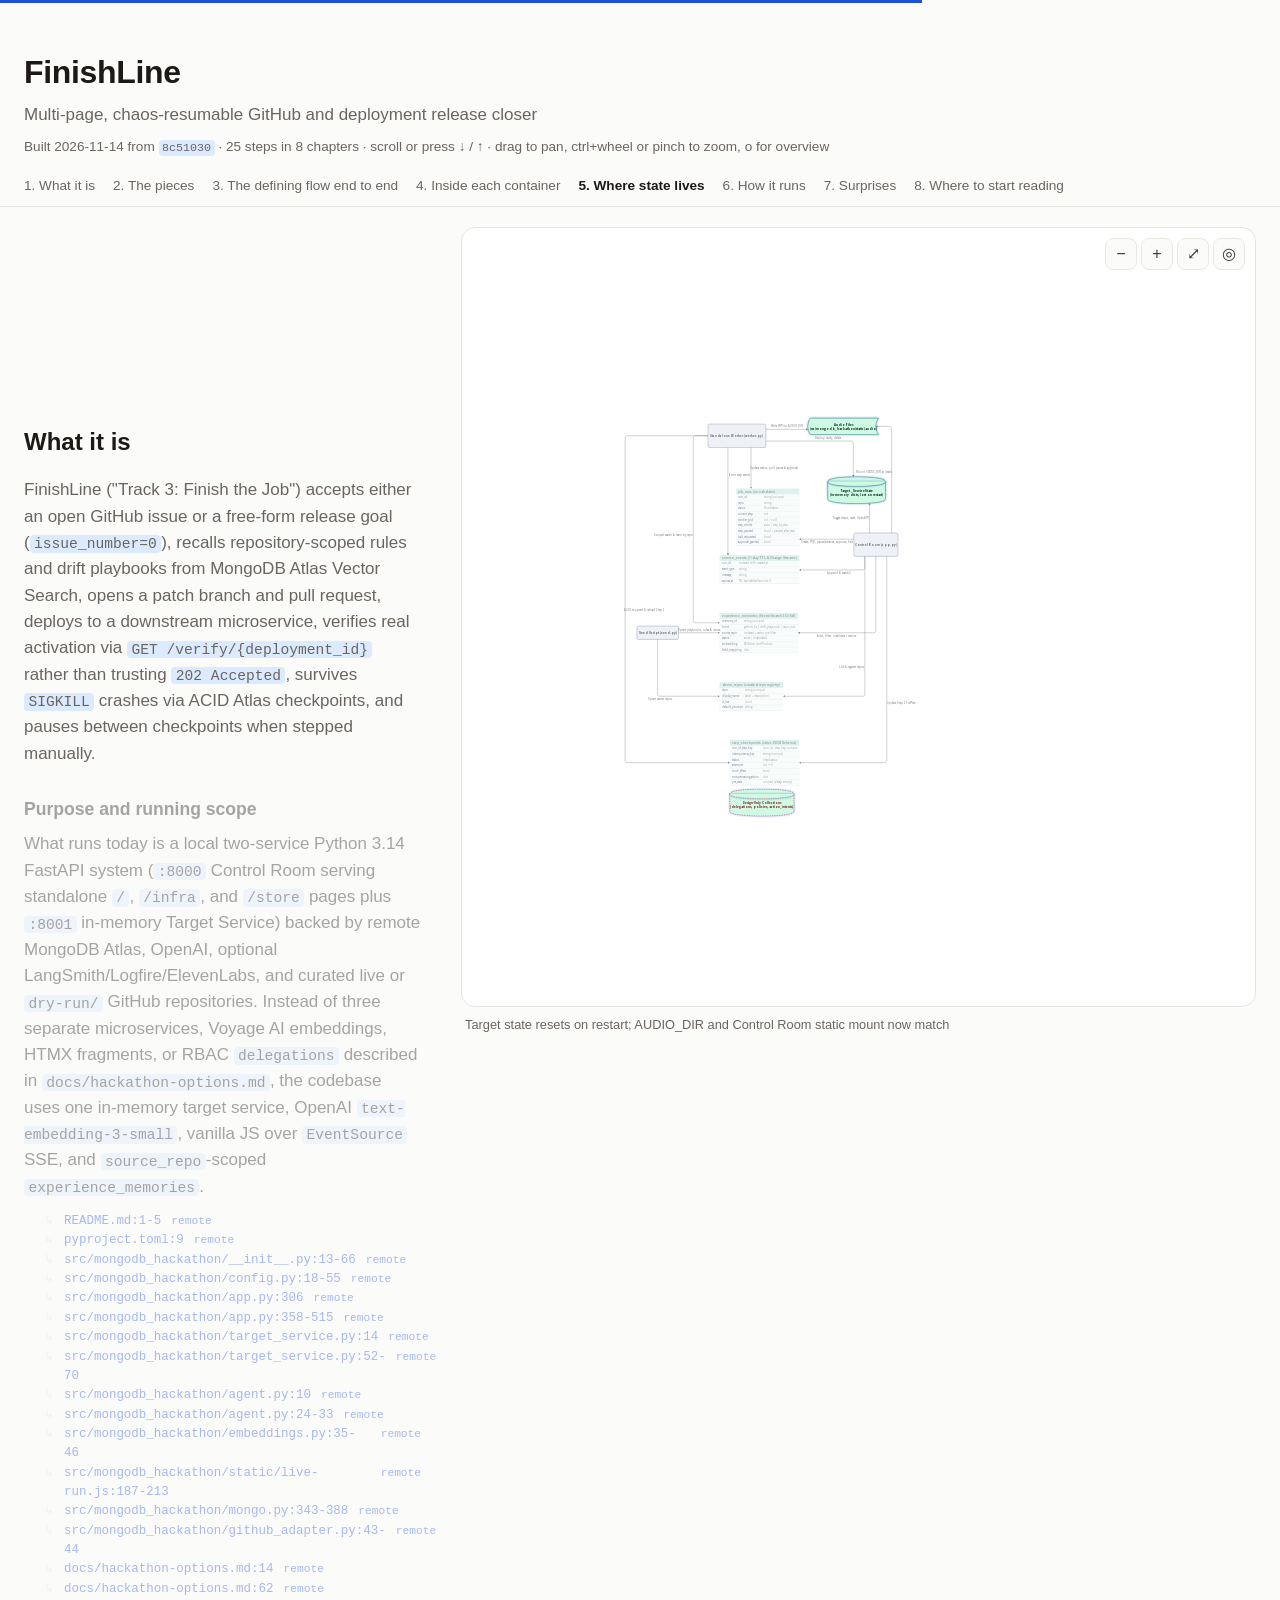
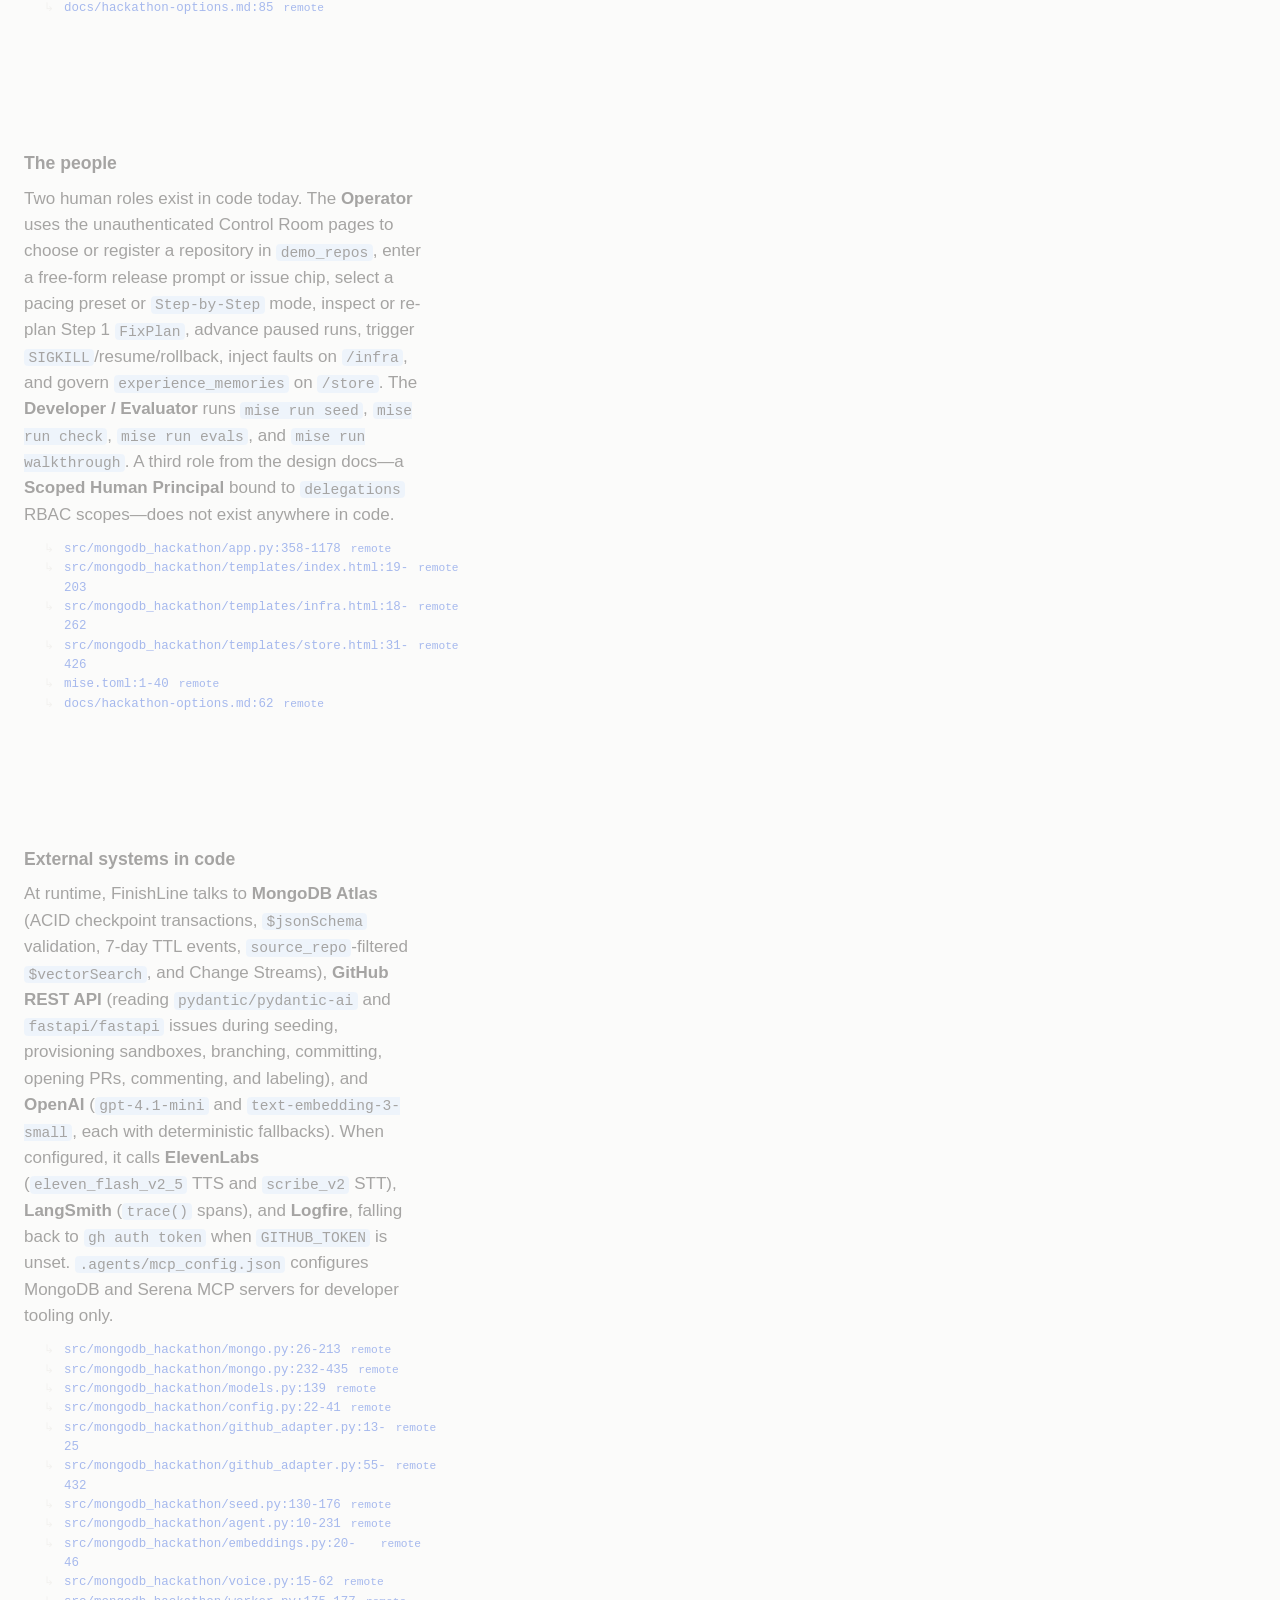
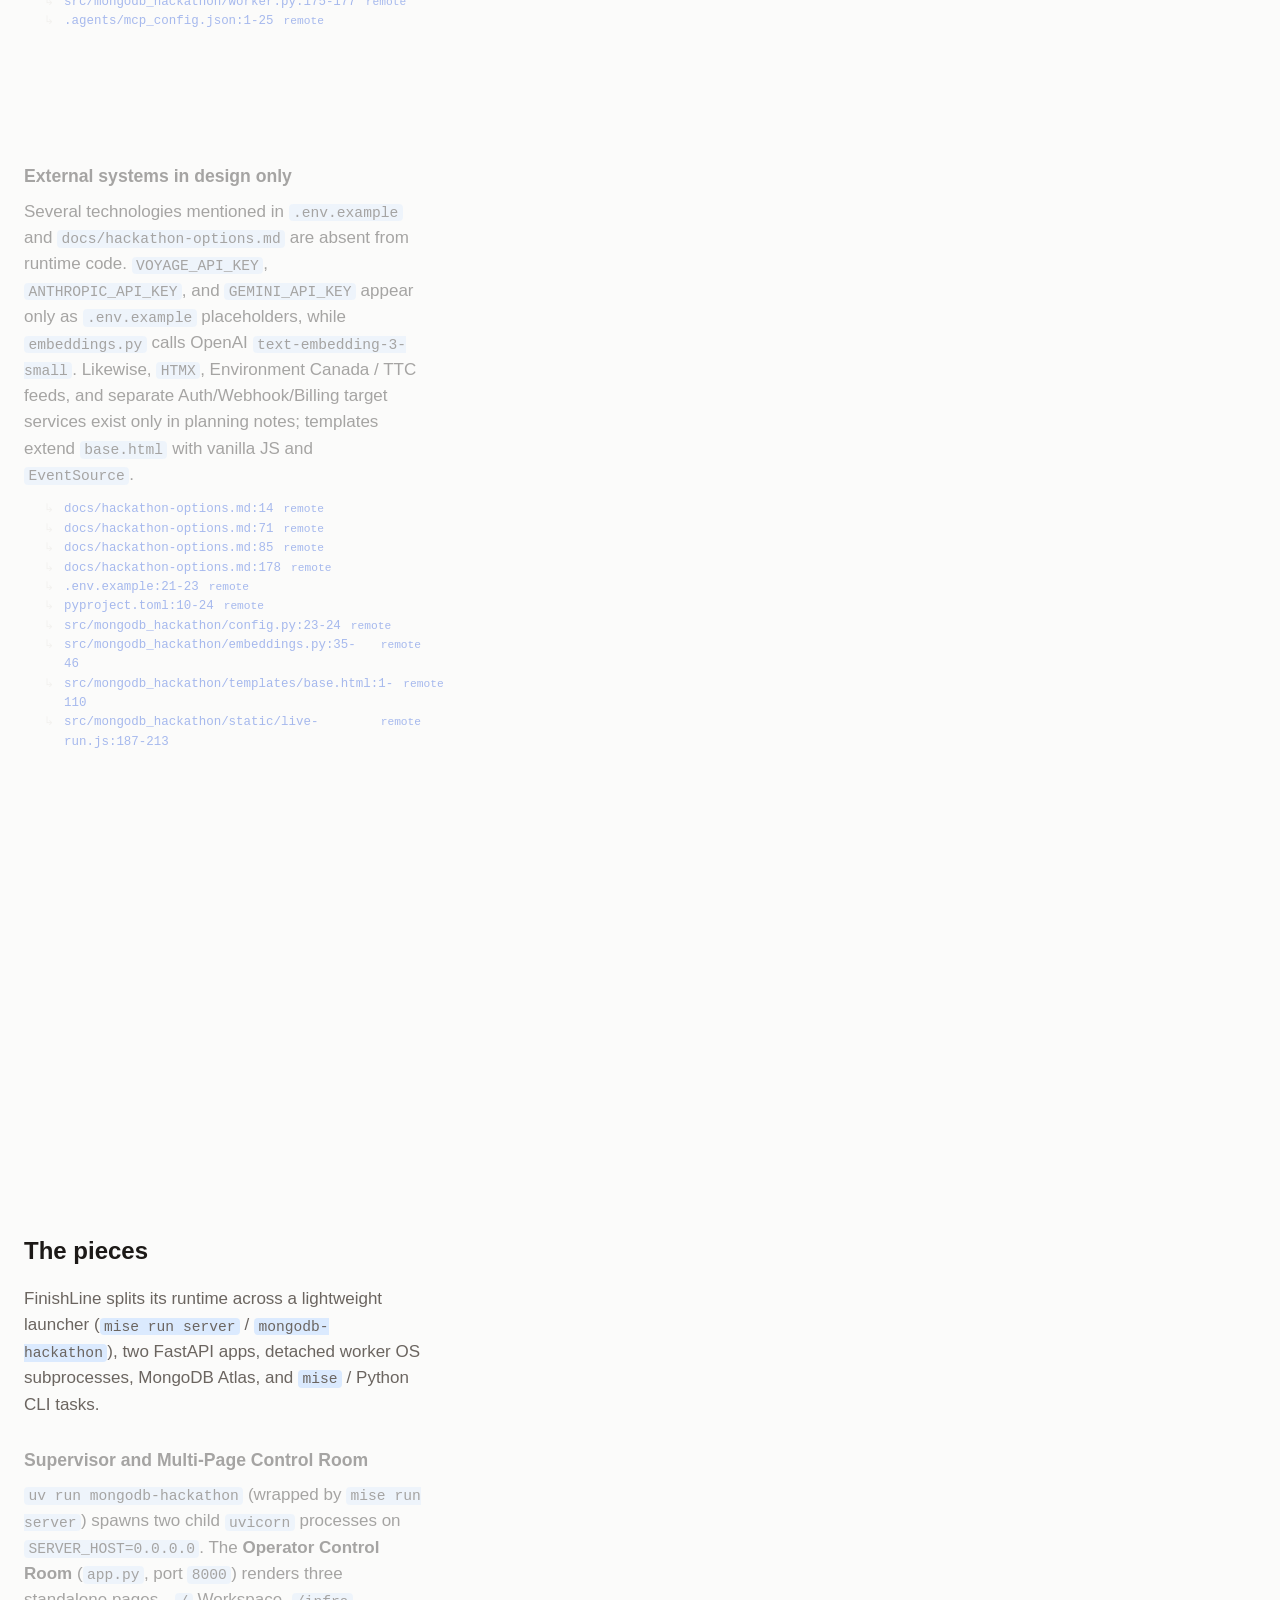
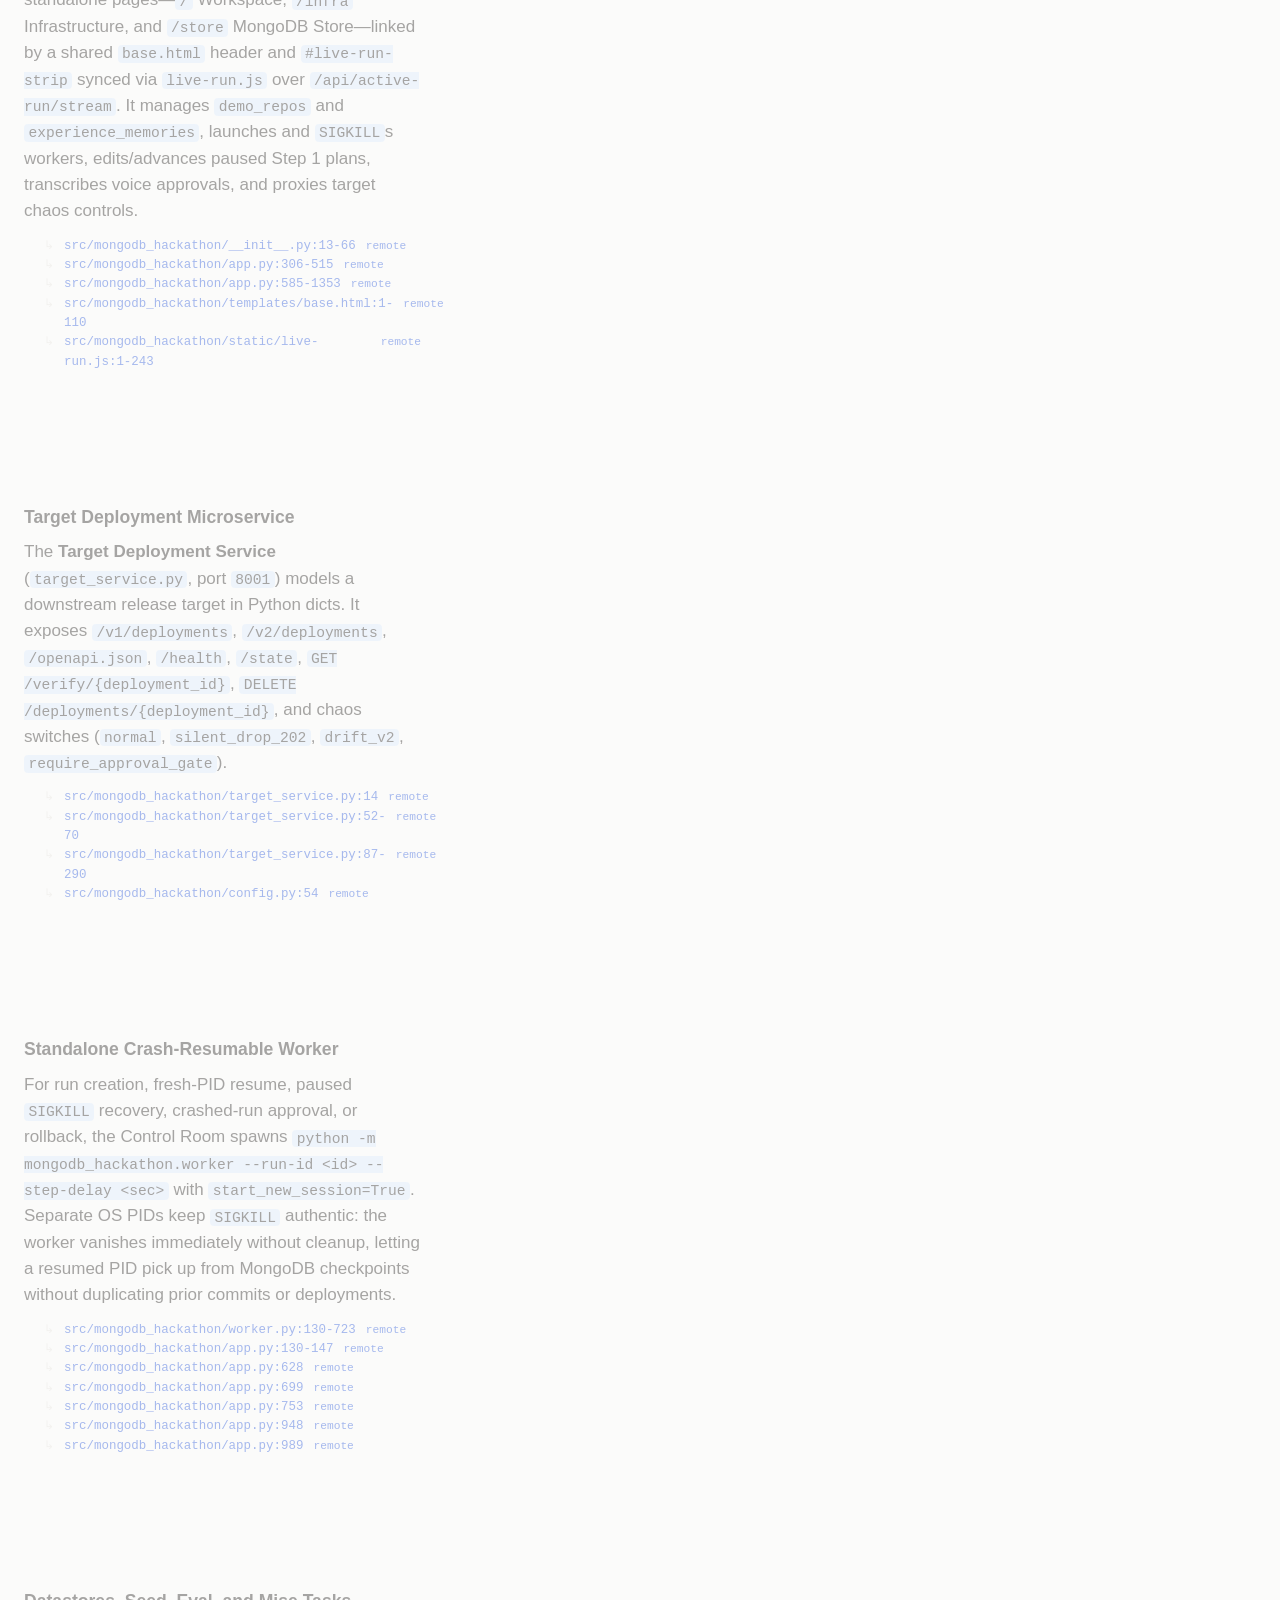
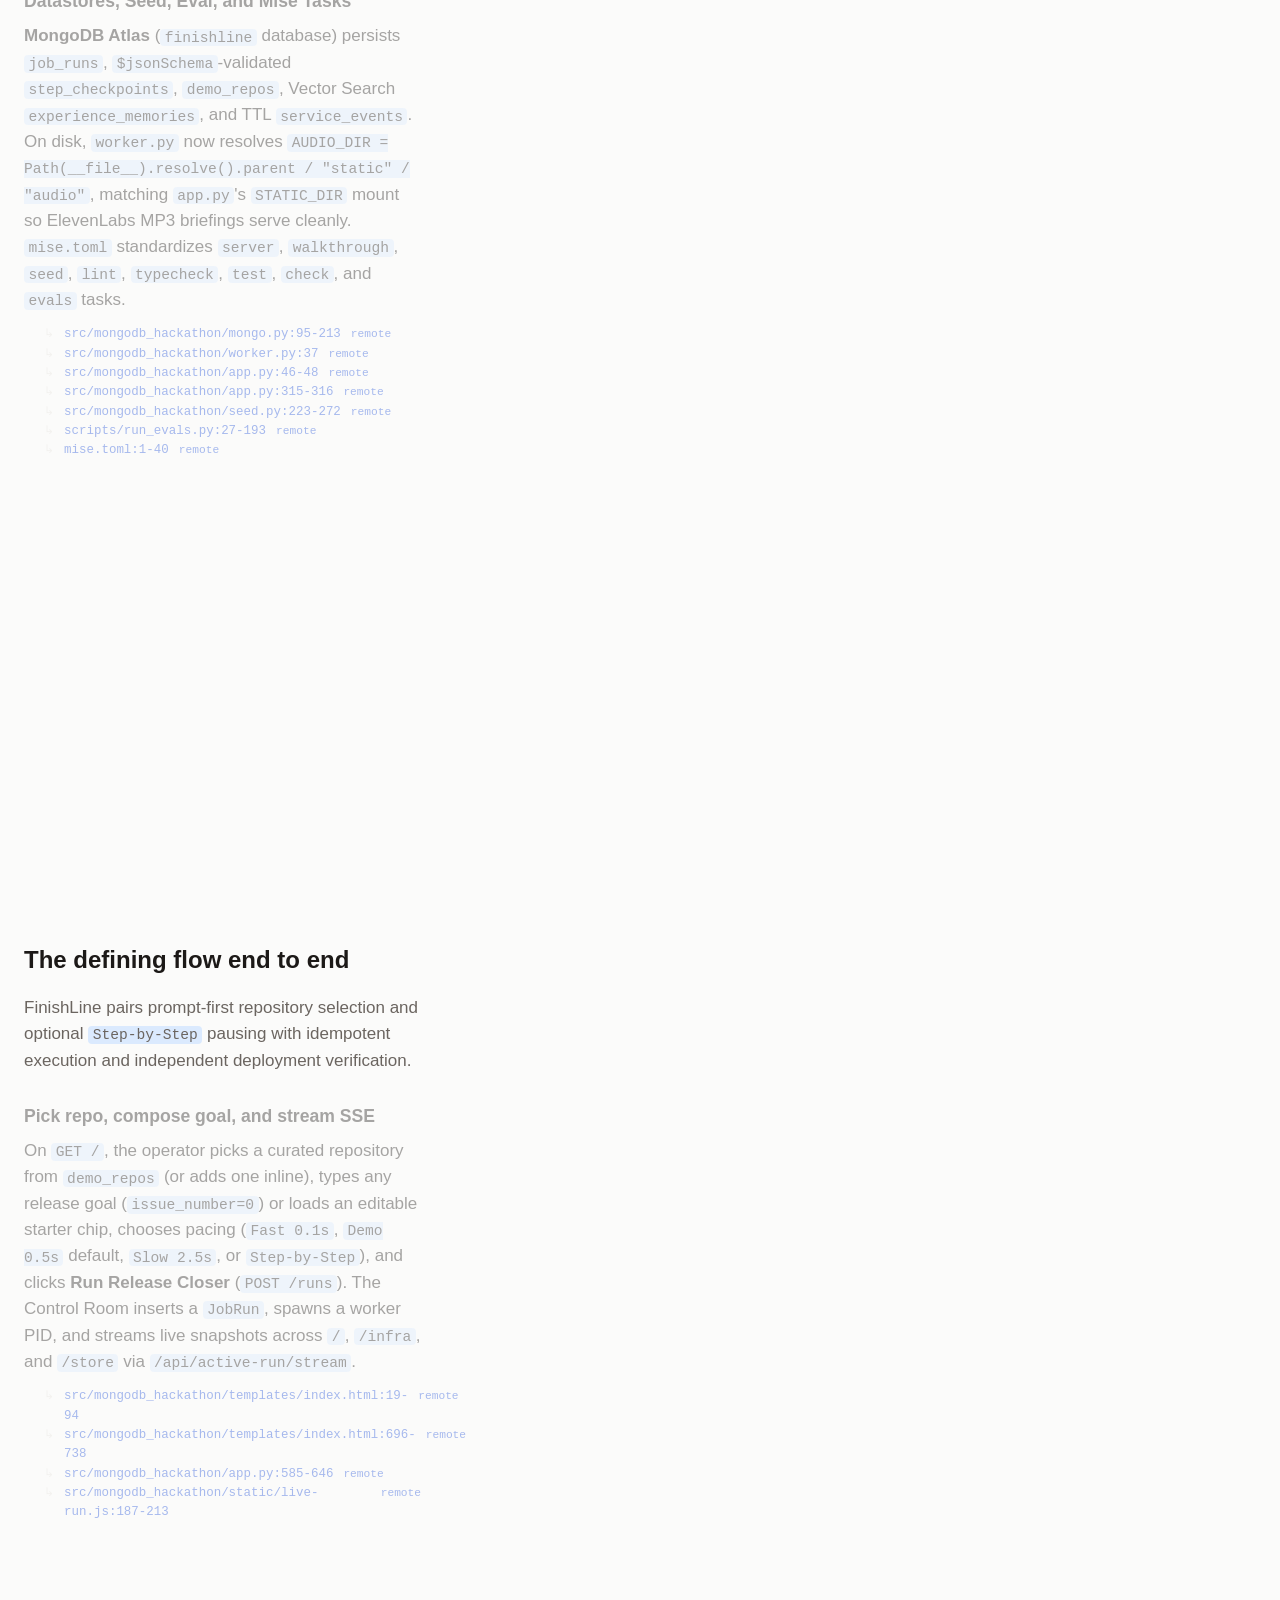
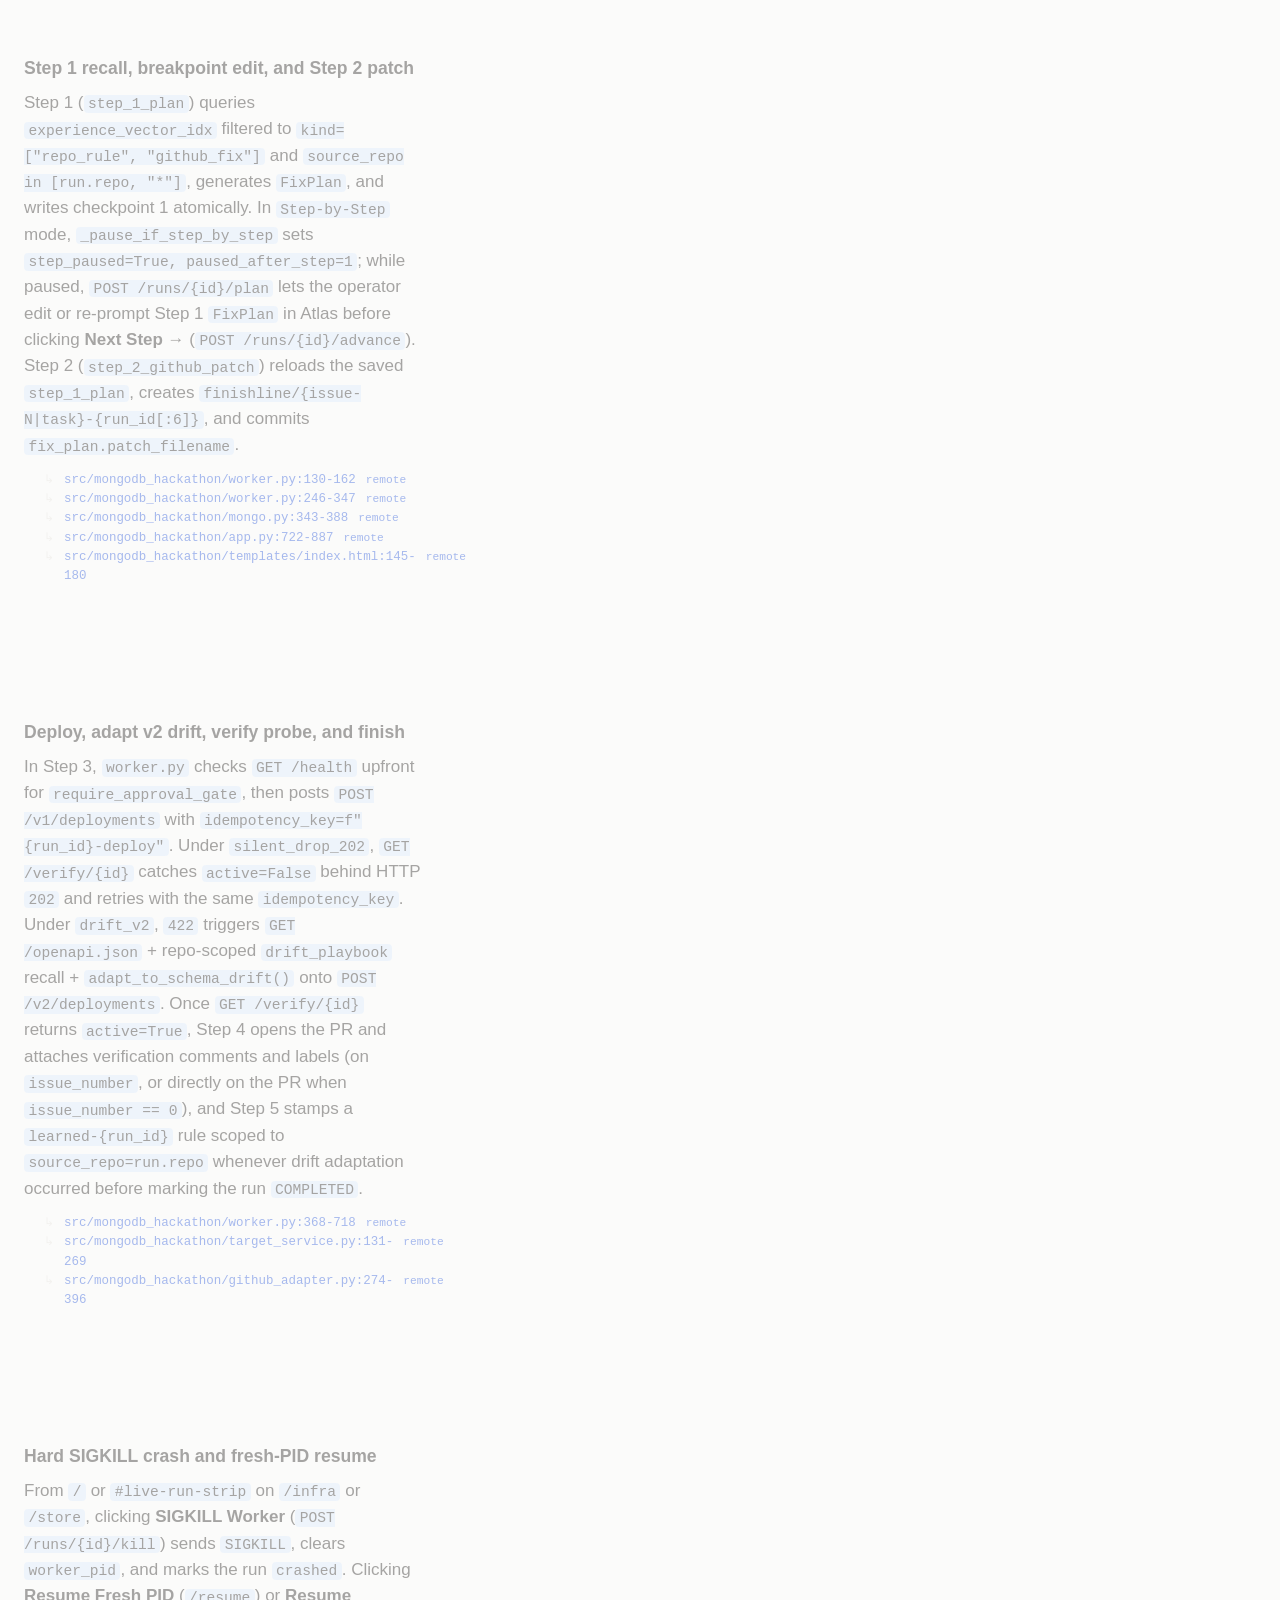
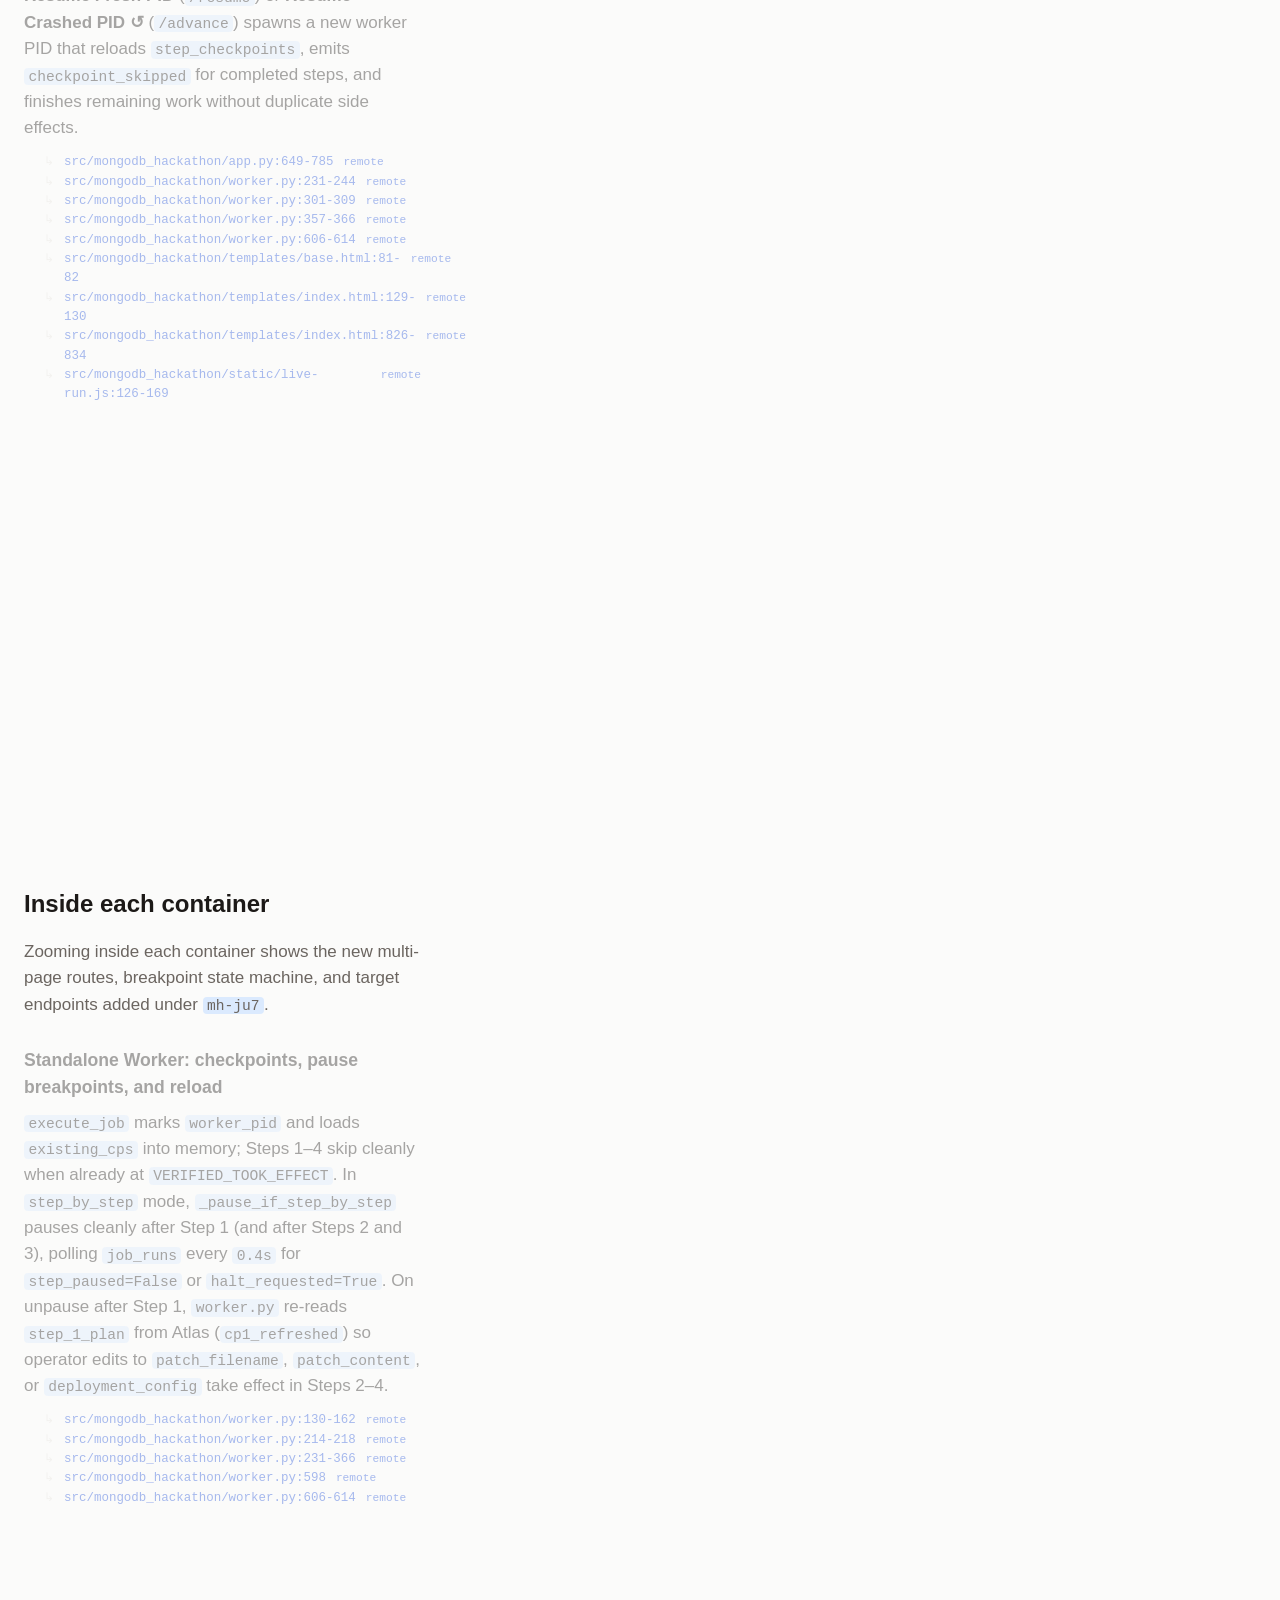
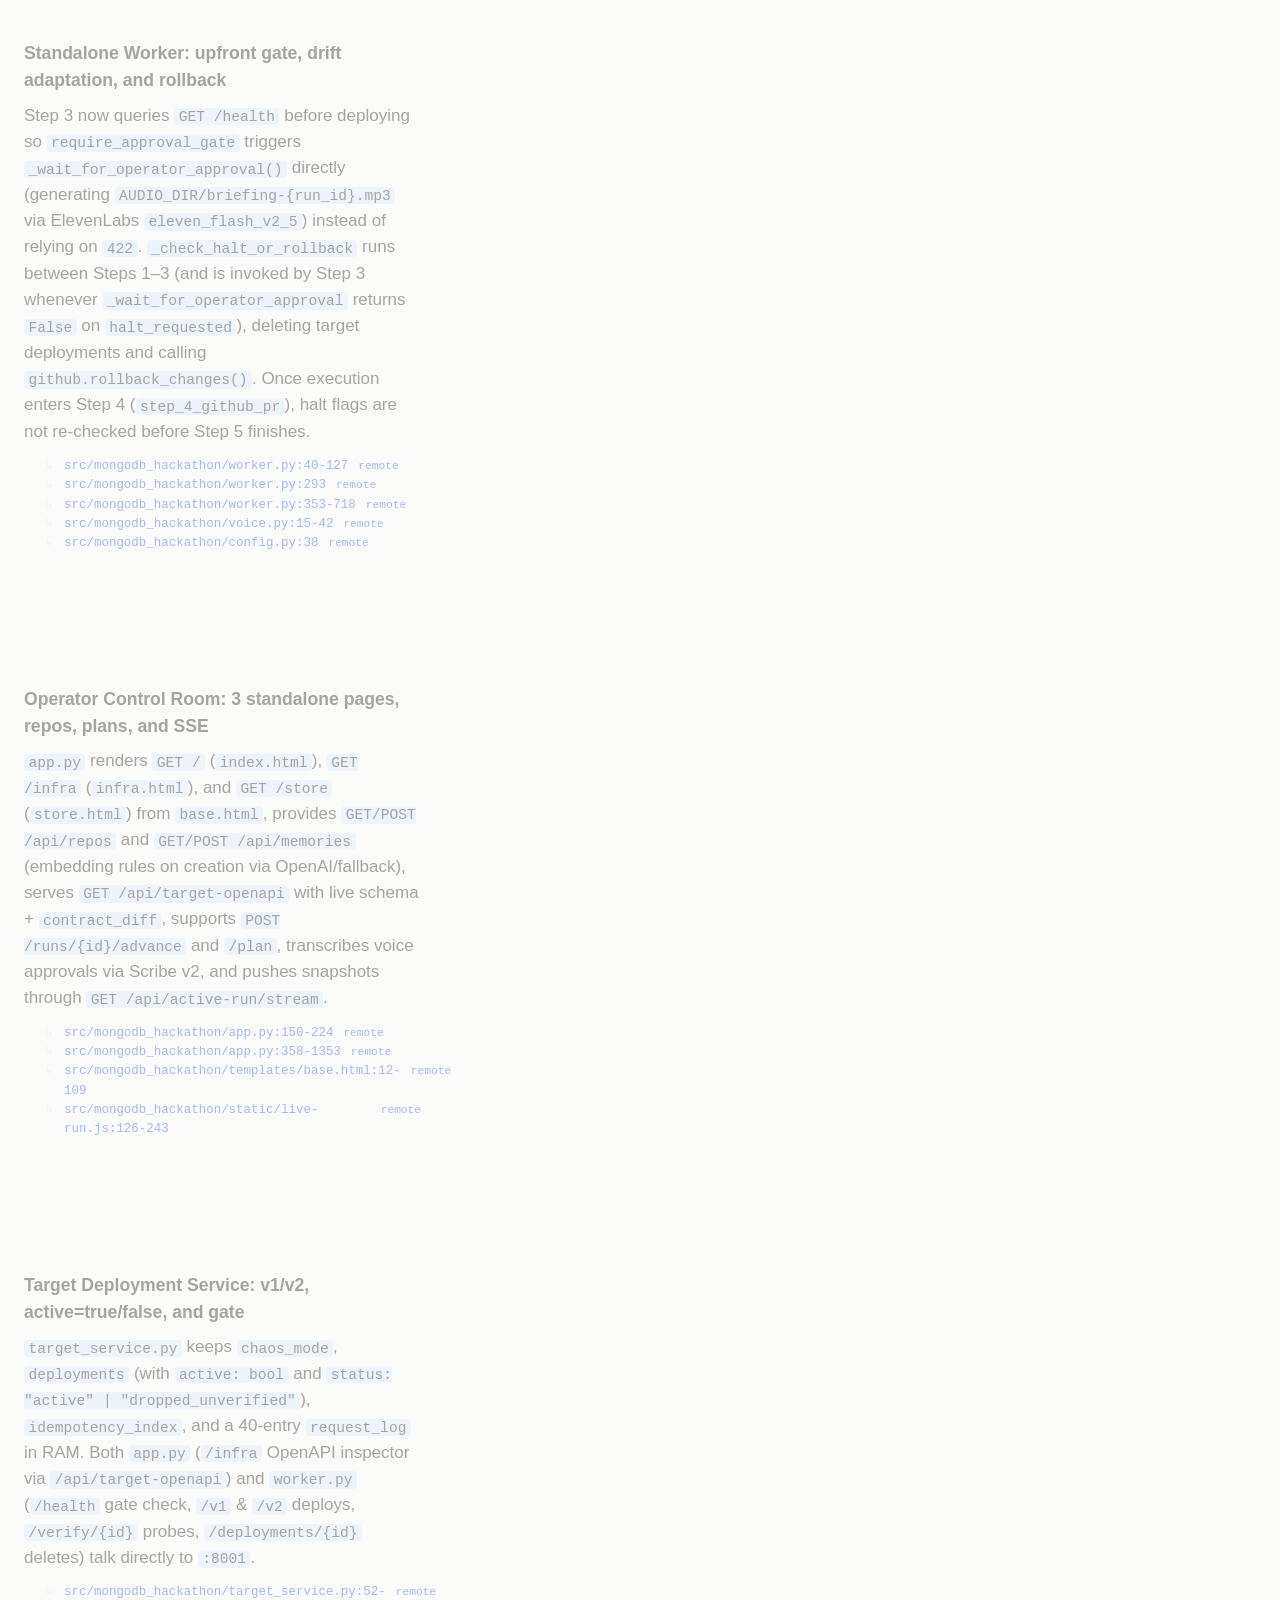
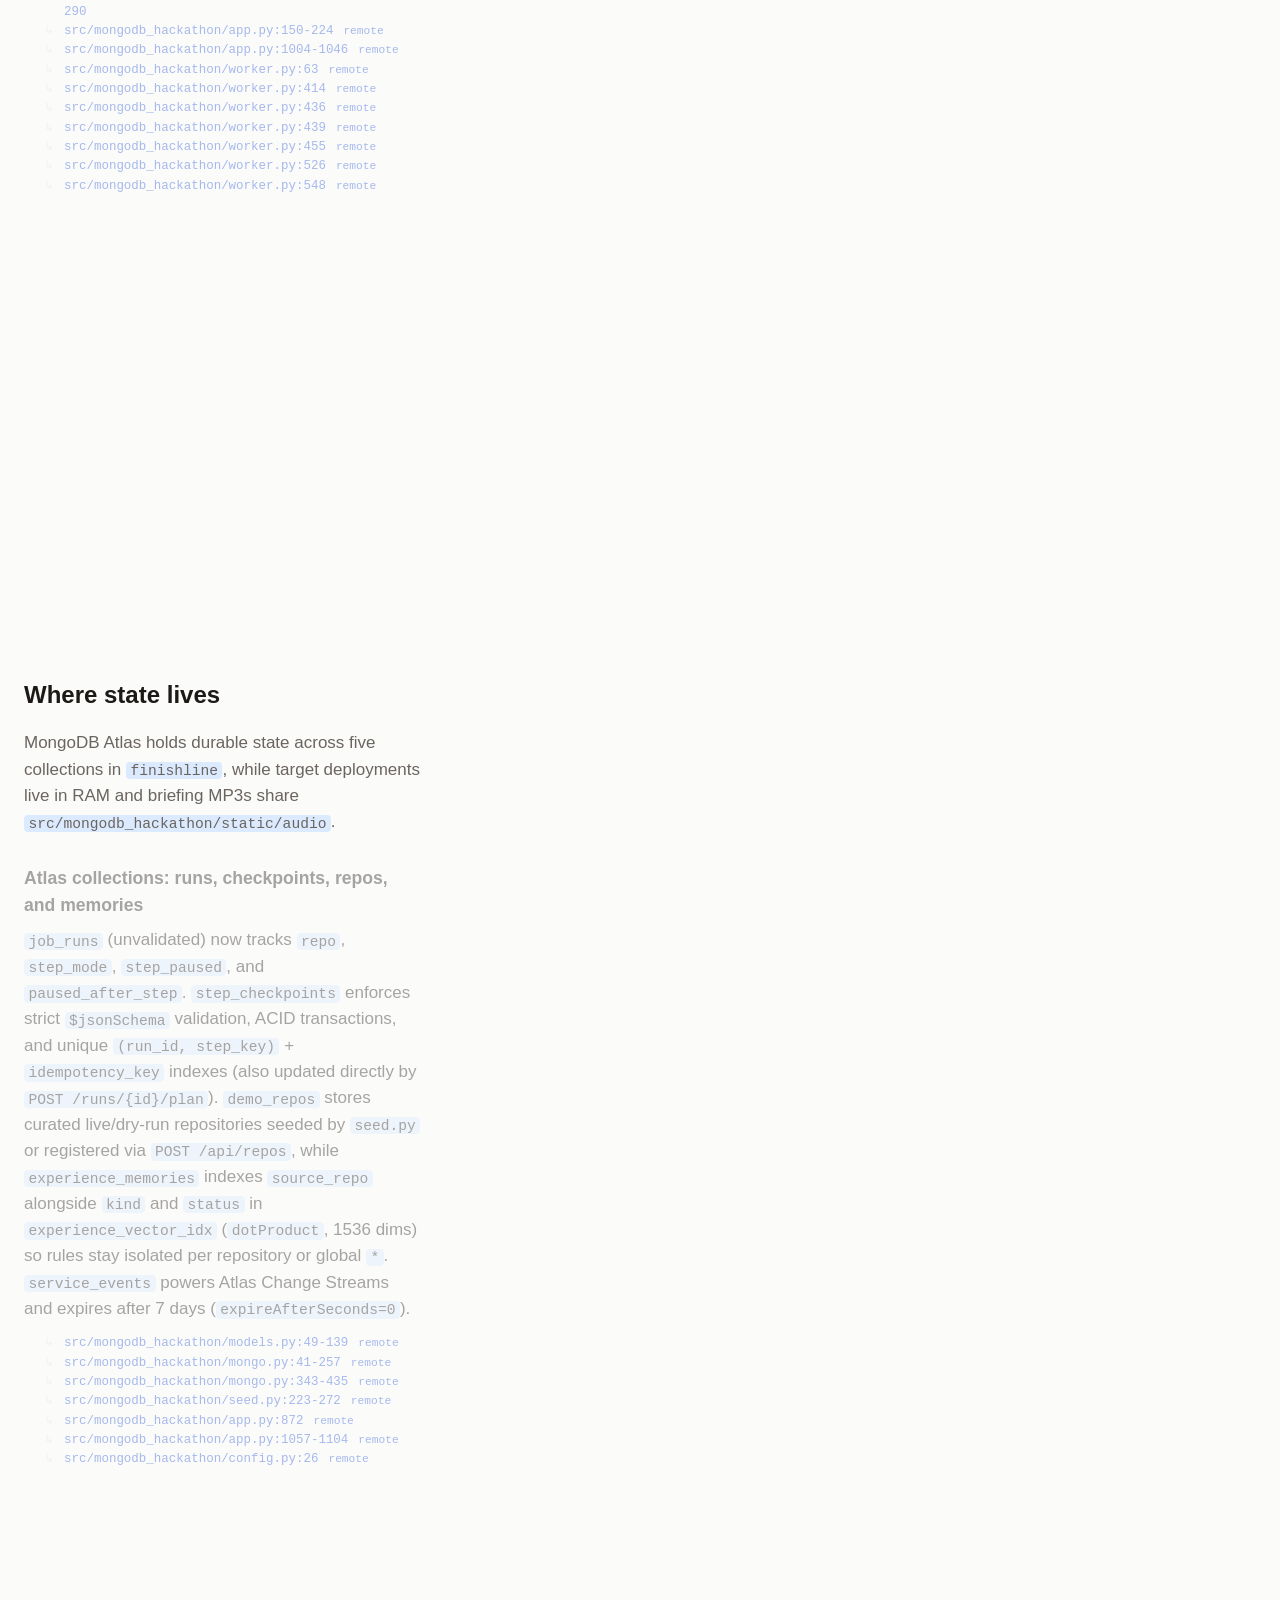
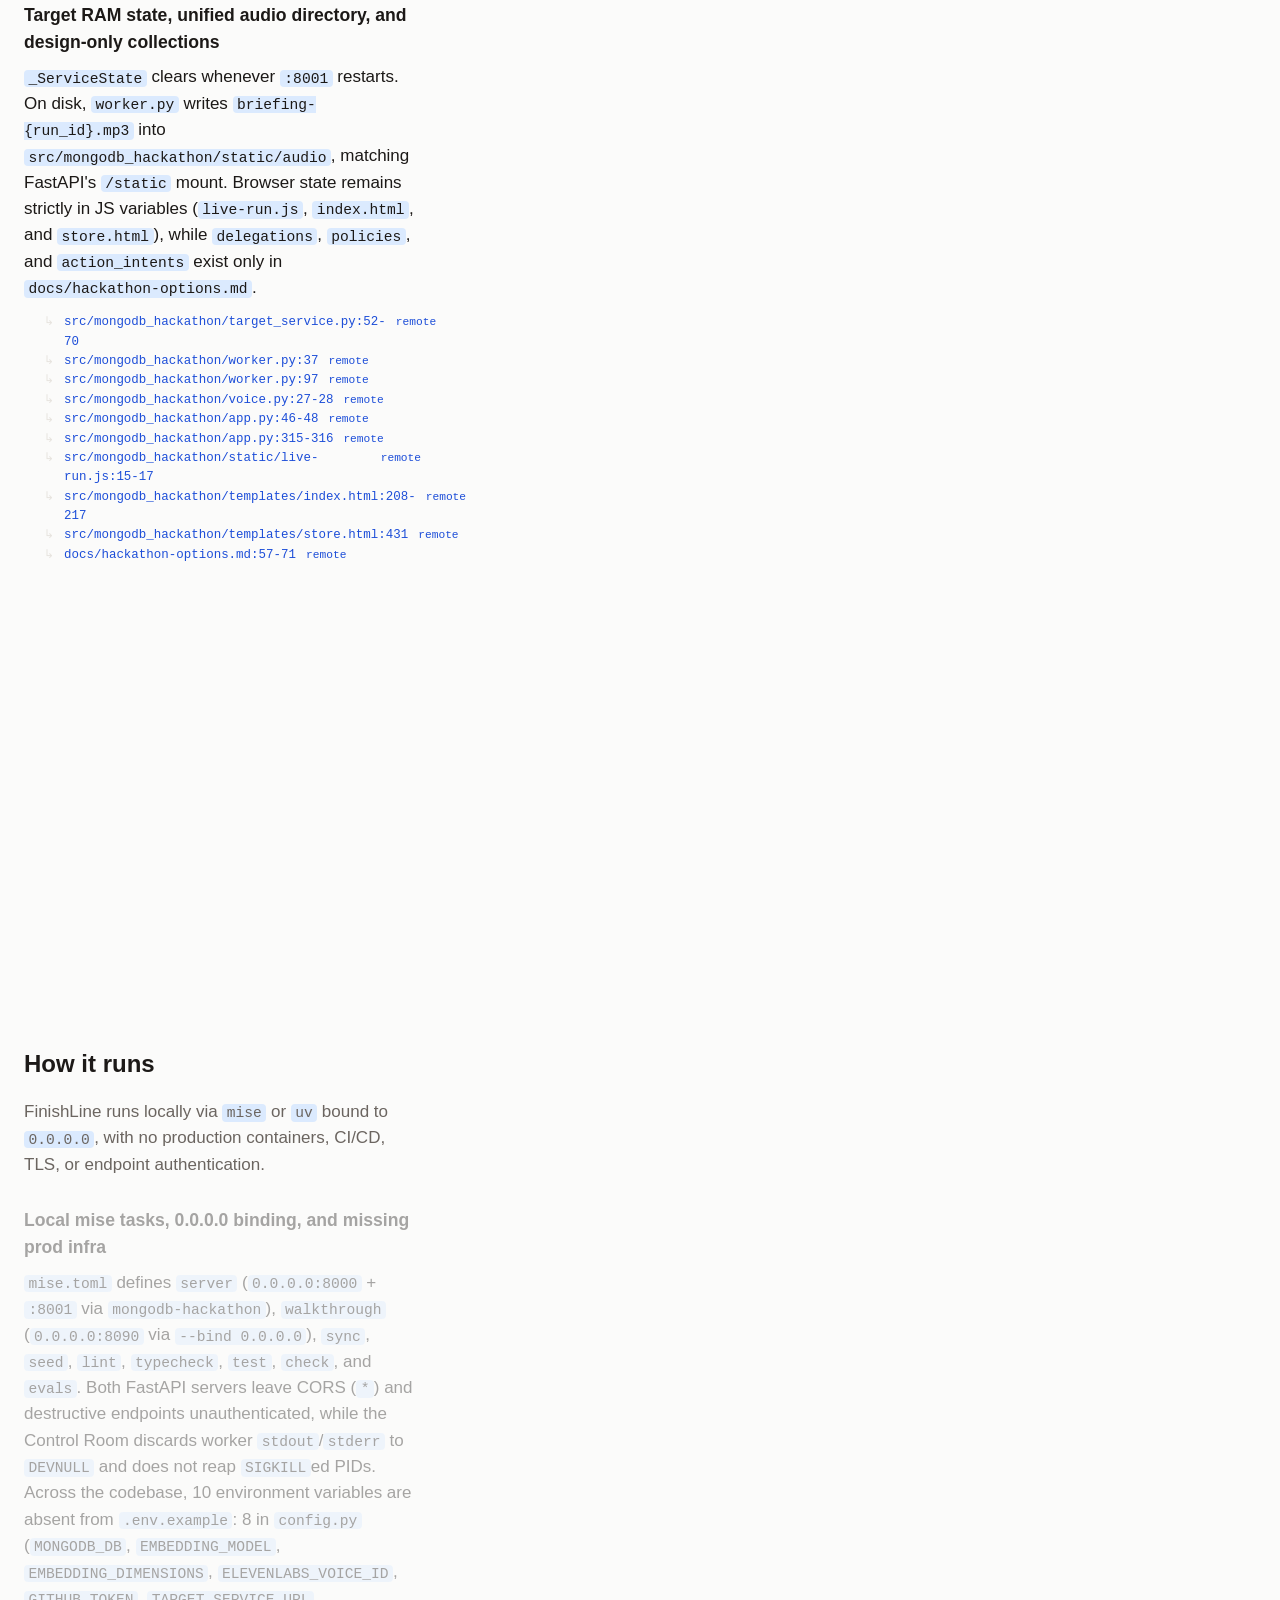
<file: docs/walkthrough/index.html>
<!doctype html>
<html lang="en">
<head>
<meta charset="utf-8">
<meta name="viewport" content="width=device-width, initial-scale=1">
<title>FinishLine</title>
<style>:root {
  --bg: #FBFBFA; --fg: #1C1917; --muted: #6B6560; --rule: #E7E4DF;
  --accent: #1D4ED8; --accent-soft: #DBEAFE; --card: #FFFFFF;
  --mono: ui-monospace, SFMono-Regular, Menlo, Consolas, monospace;
  --sans: -apple-system, BlinkMacSystemFont, "Segoe UI", Inter, Roboto, sans-serif;
}
@media (prefers-color-scheme: dark) {
  :root:not([data-theme="light"]) {
    --bg: #15171A; --fg: #ECEAE6; --muted: #9A958E; --rule: #2A2D32;
    --accent: #93B4FF; --accent-soft: #1E2A44; --card: #F7F7F5;
  }
}
:root[data-theme="dark"] {
  --bg: #15171A; --fg: #ECEAE6; --muted: #9A958E; --rule: #2A2D32;
  --accent: #93B4FF; --accent-soft: #1E2A44; --card: #F7F7F5;
}
* { box-sizing: border-box; }
html { scroll-behavior: smooth; }
body { margin: 0; background: var(--bg); color: var(--fg); font: 17px/1.55 var(--sans); }
a { color: var(--accent); }
code { font: 0.86em var(--mono); background: var(--accent-soft); padding: 0.05em 0.3em; border-radius: 4px; }

.wt-progress { position: fixed; top: 0; left: 0; height: 3px; width: 0; background: var(--accent); z-index: 10; transition: width 200ms; }

.wt-header { max-width: 1400px; margin: 0 auto; padding: 48px 24px 8px; }
.wt-header h1 { margin: 0 0 4px; font-size: 2rem; letter-spacing: -0.01em; }
.wt-header p { margin: 0; color: var(--muted); }
.wt-header .meta { font-size: 0.85rem; margin-top: 8px; }

.wt-nav { position: sticky; top: 0; z-index: 5; background: color-mix(in srgb, var(--bg) 88%, transparent); backdrop-filter: blur(8px);
  border-bottom: 1px solid var(--rule); }
.wt-nav ol { max-width: 1400px; margin: 0 auto; padding: 10px 24px; display: flex; gap: 18px; list-style: none; overflow-x: auto; font-size: 0.85rem; }
.wt-nav li { white-space: nowrap; color: var(--muted); }
.wt-nav li a { color: inherit; text-decoration: none; }
.wt-nav li.is-current { color: var(--fg); font-weight: 600; }

.wt { max-width: 1400px; margin: 0 auto; padding: 0 24px; display: grid; grid-template-columns: minmax(30ch, 42ch) 1fr; gap: 40px; align-items: start; }
.wt-text { padding-bottom: 50vh; }
.wt-figure { position: sticky; top: 52px; height: calc(100vh - 52px); display: flex; flex-direction: column; justify-content: center; }
.wt-stage { position: relative; width: 100%; height: 92%; background: var(--card); border: 1px solid var(--rule); border-radius: 14px; overflow: hidden; user-select: none; -webkit-user-select: none; }
.wt-stage > svg { position: absolute; inset: 0; width: 100%; height: 100%; opacity: 0; transition: opacity 350ms; cursor: grab; touch-action: none; }
.wt-stage.is-panning > svg { cursor: grabbing; }
.wt-stage > svg.is-active { opacity: 1; }
.wt-caption { font-size: 0.8rem; color: var(--muted); margin: 8px 4px 0; min-height: 1.2em; }
.wt-controls { position: absolute; right: 10px; top: 10px; display: flex; gap: 4px; z-index: 3; }
.wt-controls button { width: 32px; height: 32px; border: 1px solid var(--rule); border-radius: 8px; background: var(--bg); color: var(--fg); font: 16px/1 var(--sans); cursor: pointer; opacity: 0.85; }
.wt-controls button:hover { opacity: 1; }
.wt-controls button.is-on { background: var(--accent); color: #fff; border-color: var(--accent); }
.wt-stage.is-overview::after { content: "overview"; position: absolute; left: 12px; top: 12px; font-size: 0.75rem; color: var(--muted); background: var(--bg); padding: 2px 8px; border-radius: 6px; border: 1px solid var(--rule); }

.chapter { margin: 40vh 0 24px; }
.chapter:first-child { margin-top: 24vh; }
.chapter h2 { font-size: 1.5rem; margin: 0 0 8px; }
.chapter .intro { color: var(--muted); }
.step { min-height: 40vh; padding: 12px 0 12vh; opacity: 0.38; transition: opacity 300ms; scroll-margin-top: 30vh; }
.step.is-active { opacity: 1; }
.step h3 { font-size: 1.1rem; margin: 0 0 8px; }
.step p { margin: 0 0 12px; }
.step ul { padding-left: 20px; margin: 0 0 12px; }
.step table { border-collapse: collapse; font-size: 0.82rem; margin: 4px 0 12px; width: 100%; }
.step th, .step td { border-bottom: 1px solid var(--rule); padding: 4px 8px 4px 0; text-align: left; vertical-align: top; }
.step th { font-weight: 600; color: var(--muted); }
.evidence { list-style: none; padding: 0; margin: 8px 0 0; font-size: 0.78rem; font-family: var(--mono); }
.evidence li { display: flex; gap: 10px; align-items: baseline; color: var(--muted); }
.evidence li::before { content: "↳"; color: var(--rule); }
.evidence a { text-decoration: none; }
.evidence a:hover { text-decoration: underline; }
.evidence .gh { font-size: 0.9em; }

.wt-footer { max-width: 1400px; margin: 0 auto; padding: 24px; color: var(--muted); font-size: 0.8rem; border-top: 1px solid var(--rule); }

/* diagram element states */
.wt-stage [data-id] { transition: opacity 450ms ease; }
.wt-stage [data-id].is-hidden { opacity: 0; pointer-events: none; }
.wt-stage [data-id].is-dim { opacity: 0.62; filter: saturate(0.35); }
.wt-stage [data-id].is-ghost { opacity: 0.35; filter: saturate(0.2); }
.wt-stage [data-id].is-hot .shape > * { filter: drop-shadow(0 0 6px rgba(29, 78, 216, 0.55)); }
.wt-stage [data-kind="edge"].is-hot path.connection { stroke: #1D4ED8; stroke-width: 3; }
.wt-stage [data-kind="edge"].is-flowing path.connection { stroke: #B45309; stroke-width: 3; }
.wt-dot { fill: #B45309; stroke: #FFFBEB; stroke-width: 2; }

@media (max-width: 900px) {
  .wt { grid-template-columns: 1fr; gap: 0; }
  .wt-figure { position: sticky; top: 44px; height: 46vh; order: -1; z-index: 2; background: var(--bg); padding: 8px 0; }
  .wt-stage { height: 100%; }
  .step { min-height: 30vh; }
  .chapter { margin-top: 20vh; }
  body { font-size: 16px; }
  .wt-header { padding: 24px 16px 8px; }
  .wt, .wt-nav ol, .wt-footer { padding-left: 16px; padding-right: 16px; }
}
@media (prefers-reduced-motion: reduce) {
  html { scroll-behavior: auto; }
  .wt-stage > svg, .wt-stage [data-id], .step { transition: none; }
}
</style>
</head>
<body>
<div class="wt-progress"></div>
<header class="wt-header">
  <h1>FinishLine</h1>
  <p>Multi-page, chaos-resumable GitHub and deployment release closer</p>
  <p class="meta">Built 2026-11-14 from <code>8c51030</code> · 25 steps in 8 chapters · scroll or press ↓ / ↑ · drag to pan, ctrl+wheel or pinch to zoom, o for overview</p>
</header>
<nav class="wt-nav"><ol><li data-chapter="0"><a href="#ch-0">1. What it is</a></li><li data-chapter="1"><a href="#ch-1">2. The pieces</a></li><li data-chapter="2"><a href="#ch-2">3. The defining flow end to end</a></li><li data-chapter="3"><a href="#ch-3">4. Inside each container</a></li><li data-chapter="4"><a href="#ch-4">5. Where state lives</a></li><li data-chapter="5"><a href="#ch-5">6. How it runs</a></li><li data-chapter="6"><a href="#ch-6">7. Surprises</a></li><li data-chapter="7"><a href="#ch-7">8. Where to start reading</a></li></ol></nav>
<main class="wt">
  <div class="wt-text">
<section class="chapter" id="ch-0">
  <h2>What it is</h2>
  <div class="intro"><p>FinishLine ("Track 3: Finish the Job") accepts either an open GitHub issue or a free-form release goal (<code>issue_number=0</code>), recalls repository-scoped rules and drift playbooks from MongoDB Atlas Vector Search, opens a patch branch and pull request, deploys to a downstream microservice, verifies real activation via <code>GET /verify/{deployment_id}</code> rather than trusting <code>202 Accepted</code>, survives <code>SIGKILL</code> crashes via ACID Atlas checkpoints, and pauses between checkpoints when stepped manually.</p></div>
  
  <article class="step" id="s-1" data-chapter="0" data-state='{"scene":"context","reveal":["finishline"],"camera":"all","caption":"A local two-service Python 3.14 system with three standalone UI pages and Atlas persistence"}'>
    <h3>Purpose and running scope</h3>
    <p>What runs today is a local two-service Python 3.14 FastAPI system (<code>:8000</code> Control Room serving standalone <code>/</code>, <code>/infra</code>, and <code>/store</code> pages plus <code>:8001</code> in-memory Target Service) backed by remote MongoDB Atlas, OpenAI, optional LangSmith/Logfire/ElevenLabs, and curated live or <code>dry-run/</code> GitHub repositories. Instead of three separate microservices, Voyage AI embeddings, HTMX fragments, or RBAC <code>delegations</code> described in <code>docs/hackathon-options.md</code>, the codebase uses one in-memory target service, OpenAI <code>text-embedding-3-small</code>, vanilla JS over <code>EventSource</code> SSE, and <code>source_repo</code>-scoped <code>experience_memories</code>.</p>
    <ul class="evidence"><li><a href="vscode://file//home/hw/work/mongodb-hackathon/README.md:1" title="Open in editor">README.md:1-5</a> <a class="gh" href="https://github.com/hussainweb/mongodb-hackathon/blob/8c51030/README.md#L1" title="Open on remote">remote</a></li><li><a href="vscode://file//home/hw/work/mongodb-hackathon/pyproject.toml:9" title="Open in editor">pyproject.toml:9</a> <a class="gh" href="https://github.com/hussainweb/mongodb-hackathon/blob/8c51030/pyproject.toml#L9" title="Open on remote">remote</a></li><li><a href="vscode://file//home/hw/work/mongodb-hackathon/src/mongodb_hackathon/__init__.py:13" title="Open in editor">src/mongodb_hackathon/__init__.py:13-66</a> <a class="gh" href="https://github.com/hussainweb/mongodb-hackathon/blob/8c51030/src/mongodb_hackathon/__init__.py#L13" title="Open on remote">remote</a></li><li><a href="vscode://file//home/hw/work/mongodb-hackathon/src/mongodb_hackathon/config.py:18" title="Open in editor">src/mongodb_hackathon/config.py:18-55</a> <a class="gh" href="https://github.com/hussainweb/mongodb-hackathon/blob/8c51030/src/mongodb_hackathon/config.py#L18" title="Open on remote">remote</a></li><li><a href="vscode://file//home/hw/work/mongodb-hackathon/src/mongodb_hackathon/app.py:306" title="Open in editor">src/mongodb_hackathon/app.py:306</a> <a class="gh" href="https://github.com/hussainweb/mongodb-hackathon/blob/8c51030/src/mongodb_hackathon/app.py#L306" title="Open on remote">remote</a></li><li><a href="vscode://file//home/hw/work/mongodb-hackathon/src/mongodb_hackathon/app.py:358" title="Open in editor">src/mongodb_hackathon/app.py:358-515</a> <a class="gh" href="https://github.com/hussainweb/mongodb-hackathon/blob/8c51030/src/mongodb_hackathon/app.py#L358" title="Open on remote">remote</a></li><li><a href="vscode://file//home/hw/work/mongodb-hackathon/src/mongodb_hackathon/target_service.py:14" title="Open in editor">src/mongodb_hackathon/target_service.py:14</a> <a class="gh" href="https://github.com/hussainweb/mongodb-hackathon/blob/8c51030/src/mongodb_hackathon/target_service.py#L14" title="Open on remote">remote</a></li><li><a href="vscode://file//home/hw/work/mongodb-hackathon/src/mongodb_hackathon/target_service.py:52" title="Open in editor">src/mongodb_hackathon/target_service.py:52-70</a> <a class="gh" href="https://github.com/hussainweb/mongodb-hackathon/blob/8c51030/src/mongodb_hackathon/target_service.py#L52" title="Open on remote">remote</a></li><li><a href="vscode://file//home/hw/work/mongodb-hackathon/src/mongodb_hackathon/agent.py:10" title="Open in editor">src/mongodb_hackathon/agent.py:10</a> <a class="gh" href="https://github.com/hussainweb/mongodb-hackathon/blob/8c51030/src/mongodb_hackathon/agent.py#L10" title="Open on remote">remote</a></li><li><a href="vscode://file//home/hw/work/mongodb-hackathon/src/mongodb_hackathon/agent.py:24" title="Open in editor">src/mongodb_hackathon/agent.py:24-33</a> <a class="gh" href="https://github.com/hussainweb/mongodb-hackathon/blob/8c51030/src/mongodb_hackathon/agent.py#L24" title="Open on remote">remote</a></li><li><a href="vscode://file//home/hw/work/mongodb-hackathon/src/mongodb_hackathon/embeddings.py:35" title="Open in editor">src/mongodb_hackathon/embeddings.py:35-46</a> <a class="gh" href="https://github.com/hussainweb/mongodb-hackathon/blob/8c51030/src/mongodb_hackathon/embeddings.py#L35" title="Open on remote">remote</a></li><li><a href="vscode://file//home/hw/work/mongodb-hackathon/src/mongodb_hackathon/static/live-run.js:187" title="Open in editor">src/mongodb_hackathon/static/live-run.js:187-213</a> <a class="gh" href="https://github.com/hussainweb/mongodb-hackathon/blob/8c51030/src/mongodb_hackathon/static/live-run.js#L187" title="Open on remote">remote</a></li><li><a href="vscode://file//home/hw/work/mongodb-hackathon/src/mongodb_hackathon/mongo.py:343" title="Open in editor">src/mongodb_hackathon/mongo.py:343-388</a> <a class="gh" href="https://github.com/hussainweb/mongodb-hackathon/blob/8c51030/src/mongodb_hackathon/mongo.py#L343" title="Open on remote">remote</a></li><li><a href="vscode://file//home/hw/work/mongodb-hackathon/src/mongodb_hackathon/github_adapter.py:43" title="Open in editor">src/mongodb_hackathon/github_adapter.py:43-44</a> <a class="gh" href="https://github.com/hussainweb/mongodb-hackathon/blob/8c51030/src/mongodb_hackathon/github_adapter.py#L43" title="Open on remote">remote</a></li><li><a href="vscode://file//home/hw/work/mongodb-hackathon/docs/hackathon-options.md:14" title="Open in editor">docs/hackathon-options.md:14</a> <a class="gh" href="https://github.com/hussainweb/mongodb-hackathon/blob/8c51030/docs/hackathon-options.md#L14" title="Open on remote">remote</a></li><li><a href="vscode://file//home/hw/work/mongodb-hackathon/docs/hackathon-options.md:62" title="Open in editor">docs/hackathon-options.md:62</a> <a class="gh" href="https://github.com/hussainweb/mongodb-hackathon/blob/8c51030/docs/hackathon-options.md#L62" title="Open on remote">remote</a></li><li><a href="vscode://file//home/hw/work/mongodb-hackathon/docs/hackathon-options.md:85" title="Open in editor">docs/hackathon-options.md:85</a> <a class="gh" href="https://github.com/hussainweb/mongodb-hackathon/blob/8c51030/docs/hackathon-options.md#L85" title="Open on remote">remote</a></li></ul>
  </article>
  <article class="step" id="s-2" data-chapter="0" data-state='{"reveal":["operator","developer","principal","operator->finishline","developer->finishline","principal->finishline"],"highlight":["operator","developer","principal"],"camera":["operator","developer","principal","finishline"],"caption":"Two implemented human roles and one design-only policy role","scene":"context"}'>
    <h3>The people</h3>
    <p>Two human roles exist in code today. The <strong>Operator</strong> uses the unauthenticated Control Room pages to choose or register a repository in <code>demo_repos</code>, enter a free-form release prompt or issue chip, select a pacing preset or <code>Step-by-Step</code> mode, inspect or re-plan Step 1 <code>FixPlan</code>, advance paused runs, trigger <code>SIGKILL</code>/resume/rollback, inject faults on <code>/infra</code>, and govern <code>experience_memories</code> on <code>/store</code>. The <strong>Developer / Evaluator</strong> runs <code>mise run seed</code>, <code>mise run check</code>, <code>mise run evals</code>, and <code>mise run walkthrough</code>. A third role from the design docs—a <strong>Scoped Human Principal</strong> bound to <code>delegations</code> RBAC scopes—does not exist anywhere in code.</p>
    <ul class="evidence"><li><a href="vscode://file//home/hw/work/mongodb-hackathon/src/mongodb_hackathon/app.py:358" title="Open in editor">src/mongodb_hackathon/app.py:358-1178</a> <a class="gh" href="https://github.com/hussainweb/mongodb-hackathon/blob/8c51030/src/mongodb_hackathon/app.py#L358" title="Open on remote">remote</a></li><li><a href="vscode://file//home/hw/work/mongodb-hackathon/src/mongodb_hackathon/templates/index.html:19" title="Open in editor">src/mongodb_hackathon/templates/index.html:19-203</a> <a class="gh" href="https://github.com/hussainweb/mongodb-hackathon/blob/8c51030/src/mongodb_hackathon/templates/index.html#L19" title="Open on remote">remote</a></li><li><a href="vscode://file//home/hw/work/mongodb-hackathon/src/mongodb_hackathon/templates/infra.html:18" title="Open in editor">src/mongodb_hackathon/templates/infra.html:18-262</a> <a class="gh" href="https://github.com/hussainweb/mongodb-hackathon/blob/8c51030/src/mongodb_hackathon/templates/infra.html#L18" title="Open on remote">remote</a></li><li><a href="vscode://file//home/hw/work/mongodb-hackathon/src/mongodb_hackathon/templates/store.html:31" title="Open in editor">src/mongodb_hackathon/templates/store.html:31-426</a> <a class="gh" href="https://github.com/hussainweb/mongodb-hackathon/blob/8c51030/src/mongodb_hackathon/templates/store.html#L31" title="Open on remote">remote</a></li><li><a href="vscode://file//home/hw/work/mongodb-hackathon/mise.toml:1" title="Open in editor">mise.toml:1-40</a> <a class="gh" href="https://github.com/hussainweb/mongodb-hackathon/blob/8c51030/mise.toml#L1" title="Open on remote">remote</a></li><li><a href="vscode://file//home/hw/work/mongodb-hackathon/docs/hackathon-options.md:62" title="Open in editor">docs/hackathon-options.md:62</a> <a class="gh" href="https://github.com/hussainweb/mongodb-hackathon/blob/8c51030/docs/hackathon-options.md#L62" title="Open on remote">remote</a></li></ul>
  </article>
  <article class="step" id="s-3" data-chapter="0" data-state='{"reveal":["atlas","github","openai","elevenlabs","telemetry","finishline->atlas","finishline->github","finishline->openai","finishline->elevenlabs","finishline->telemetry"],"highlight":["atlas","github","openai","elevenlabs","telemetry"],"camera":["finishline","atlas","github","openai","elevenlabs","telemetry"],"caption":"Six runtime integrations plus local gh CLI and MCP developer tooling","scene":"context"}'>
    <h3>External systems in code</h3>
    <p>At runtime, FinishLine talks to <strong>MongoDB Atlas</strong> (ACID checkpoint transactions, <code>$jsonSchema</code> validation, 7-day TTL events, <code>source_repo</code>-filtered <code>$vectorSearch</code>, and Change Streams), <strong>GitHub REST API</strong> (reading <code>pydantic/pydantic-ai</code> and <code>fastapi/fastapi</code> issues during seeding, provisioning sandboxes, branching, committing, opening PRs, commenting, and labeling), and <strong>OpenAI</strong> (<code>gpt-4.1-mini</code> and <code>text-embedding-3-small</code>, each with deterministic fallbacks). When configured, it calls <strong>ElevenLabs</strong> (<code>eleven_flash_v2_5</code> TTS and <code>scribe_v2</code> STT), <strong>LangSmith</strong> (<code>trace()</code> spans), and <strong>Logfire</strong>, falling back to <code>gh auth token</code> when <code>GITHUB_TOKEN</code> is unset. <code>.agents/mcp_config.json</code> configures MongoDB and Serena MCP servers for developer tooling only.</p>
    <ul class="evidence"><li><a href="vscode://file//home/hw/work/mongodb-hackathon/src/mongodb_hackathon/mongo.py:26" title="Open in editor">src/mongodb_hackathon/mongo.py:26-213</a> <a class="gh" href="https://github.com/hussainweb/mongodb-hackathon/blob/8c51030/src/mongodb_hackathon/mongo.py#L26" title="Open on remote">remote</a></li><li><a href="vscode://file//home/hw/work/mongodb-hackathon/src/mongodb_hackathon/mongo.py:232" title="Open in editor">src/mongodb_hackathon/mongo.py:232-435</a> <a class="gh" href="https://github.com/hussainweb/mongodb-hackathon/blob/8c51030/src/mongodb_hackathon/mongo.py#L232" title="Open on remote">remote</a></li><li><a href="vscode://file//home/hw/work/mongodb-hackathon/src/mongodb_hackathon/models.py:139" title="Open in editor">src/mongodb_hackathon/models.py:139</a> <a class="gh" href="https://github.com/hussainweb/mongodb-hackathon/blob/8c51030/src/mongodb_hackathon/models.py#L139" title="Open on remote">remote</a></li><li><a href="vscode://file//home/hw/work/mongodb-hackathon/src/mongodb_hackathon/config.py:22" title="Open in editor">src/mongodb_hackathon/config.py:22-41</a> <a class="gh" href="https://github.com/hussainweb/mongodb-hackathon/blob/8c51030/src/mongodb_hackathon/config.py#L22" title="Open on remote">remote</a></li><li><a href="vscode://file//home/hw/work/mongodb-hackathon/src/mongodb_hackathon/github_adapter.py:13" title="Open in editor">src/mongodb_hackathon/github_adapter.py:13-25</a> <a class="gh" href="https://github.com/hussainweb/mongodb-hackathon/blob/8c51030/src/mongodb_hackathon/github_adapter.py#L13" title="Open on remote">remote</a></li><li><a href="vscode://file//home/hw/work/mongodb-hackathon/src/mongodb_hackathon/github_adapter.py:55" title="Open in editor">src/mongodb_hackathon/github_adapter.py:55-432</a> <a class="gh" href="https://github.com/hussainweb/mongodb-hackathon/blob/8c51030/src/mongodb_hackathon/github_adapter.py#L55" title="Open on remote">remote</a></li><li><a href="vscode://file//home/hw/work/mongodb-hackathon/src/mongodb_hackathon/seed.py:130" title="Open in editor">src/mongodb_hackathon/seed.py:130-176</a> <a class="gh" href="https://github.com/hussainweb/mongodb-hackathon/blob/8c51030/src/mongodb_hackathon/seed.py#L130" title="Open on remote">remote</a></li><li><a href="vscode://file//home/hw/work/mongodb-hackathon/src/mongodb_hackathon/agent.py:10" title="Open in editor">src/mongodb_hackathon/agent.py:10-231</a> <a class="gh" href="https://github.com/hussainweb/mongodb-hackathon/blob/8c51030/src/mongodb_hackathon/agent.py#L10" title="Open on remote">remote</a></li><li><a href="vscode://file//home/hw/work/mongodb-hackathon/src/mongodb_hackathon/embeddings.py:20" title="Open in editor">src/mongodb_hackathon/embeddings.py:20-46</a> <a class="gh" href="https://github.com/hussainweb/mongodb-hackathon/blob/8c51030/src/mongodb_hackathon/embeddings.py#L20" title="Open on remote">remote</a></li><li><a href="vscode://file//home/hw/work/mongodb-hackathon/src/mongodb_hackathon/voice.py:15" title="Open in editor">src/mongodb_hackathon/voice.py:15-62</a> <a class="gh" href="https://github.com/hussainweb/mongodb-hackathon/blob/8c51030/src/mongodb_hackathon/voice.py#L15" title="Open on remote">remote</a></li><li><a href="vscode://file//home/hw/work/mongodb-hackathon/src/mongodb_hackathon/worker.py:175" title="Open in editor">src/mongodb_hackathon/worker.py:175-177</a> <a class="gh" href="https://github.com/hussainweb/mongodb-hackathon/blob/8c51030/src/mongodb_hackathon/worker.py#L175" title="Open on remote">remote</a></li><li><a href="vscode://file//home/hw/work/mongodb-hackathon/.agents/mcp_config.json:1" title="Open in editor">.agents/mcp_config.json:1-25</a> <a class="gh" href="https://github.com/hussainweb/mongodb-hackathon/blob/8c51030/.agents/mcp_config.json#L1" title="Open on remote">remote</a></li></ul>
  </article>
  <article class="step" id="s-4" data-chapter="0" data-state='{"reveal":["voyage","htmx","finishline->voyage","finishline->htmx"],"highlight":["voyage","htmx"],"camera":"all","caption":"Voyage AI, HTMX, and multi-service targets remain design placeholders","scene":"context"}'>
    <h3>External systems in design only</h3>
    <p>Several technologies mentioned in <code>.env.example</code> and <code>docs/hackathon-options.md</code> are absent from runtime code. <code>VOYAGE_API_KEY</code>, <code>ANTHROPIC_API_KEY</code>, and <code>GEMINI_API_KEY</code> appear only as <code>.env.example</code> placeholders, while <code>embeddings.py</code> calls OpenAI <code>text-embedding-3-small</code>. Likewise, <code>HTMX</code>, Environment Canada / TTC feeds, and separate Auth/Webhook/Billing target services exist only in planning notes; templates extend <code>base.html</code> with vanilla JS and <code>EventSource</code>.</p>
    <ul class="evidence"><li><a href="vscode://file//home/hw/work/mongodb-hackathon/docs/hackathon-options.md:14" title="Open in editor">docs/hackathon-options.md:14</a> <a class="gh" href="https://github.com/hussainweb/mongodb-hackathon/blob/8c51030/docs/hackathon-options.md#L14" title="Open on remote">remote</a></li><li><a href="vscode://file//home/hw/work/mongodb-hackathon/docs/hackathon-options.md:71" title="Open in editor">docs/hackathon-options.md:71</a> <a class="gh" href="https://github.com/hussainweb/mongodb-hackathon/blob/8c51030/docs/hackathon-options.md#L71" title="Open on remote">remote</a></li><li><a href="vscode://file//home/hw/work/mongodb-hackathon/docs/hackathon-options.md:85" title="Open in editor">docs/hackathon-options.md:85</a> <a class="gh" href="https://github.com/hussainweb/mongodb-hackathon/blob/8c51030/docs/hackathon-options.md#L85" title="Open on remote">remote</a></li><li><a href="vscode://file//home/hw/work/mongodb-hackathon/docs/hackathon-options.md:178" title="Open in editor">docs/hackathon-options.md:178</a> <a class="gh" href="https://github.com/hussainweb/mongodb-hackathon/blob/8c51030/docs/hackathon-options.md#L178" title="Open on remote">remote</a></li><li><a href="vscode://file//home/hw/work/mongodb-hackathon/.env.example:21" title="Open in editor">.env.example:21-23</a> <a class="gh" href="https://github.com/hussainweb/mongodb-hackathon/blob/8c51030/.env.example#L21" title="Open on remote">remote</a></li><li><a href="vscode://file//home/hw/work/mongodb-hackathon/pyproject.toml:10" title="Open in editor">pyproject.toml:10-24</a> <a class="gh" href="https://github.com/hussainweb/mongodb-hackathon/blob/8c51030/pyproject.toml#L10" title="Open on remote">remote</a></li><li><a href="vscode://file//home/hw/work/mongodb-hackathon/src/mongodb_hackathon/config.py:23" title="Open in editor">src/mongodb_hackathon/config.py:23-24</a> <a class="gh" href="https://github.com/hussainweb/mongodb-hackathon/blob/8c51030/src/mongodb_hackathon/config.py#L23" title="Open on remote">remote</a></li><li><a href="vscode://file//home/hw/work/mongodb-hackathon/src/mongodb_hackathon/embeddings.py:35" title="Open in editor">src/mongodb_hackathon/embeddings.py:35-46</a> <a class="gh" href="https://github.com/hussainweb/mongodb-hackathon/blob/8c51030/src/mongodb_hackathon/embeddings.py#L35" title="Open on remote">remote</a></li><li><a href="vscode://file//home/hw/work/mongodb-hackathon/src/mongodb_hackathon/templates/base.html:1" title="Open in editor">src/mongodb_hackathon/templates/base.html:1-110</a> <a class="gh" href="https://github.com/hussainweb/mongodb-hackathon/blob/8c51030/src/mongodb_hackathon/templates/base.html#L1" title="Open on remote">remote</a></li><li><a href="vscode://file//home/hw/work/mongodb-hackathon/src/mongodb_hackathon/static/live-run.js:187" title="Open in editor">src/mongodb_hackathon/static/live-run.js:187-213</a> <a class="gh" href="https://github.com/hussainweb/mongodb-hackathon/blob/8c51030/src/mongodb_hackathon/static/live-run.js#L187" title="Open on remote">remote</a></li></ul>
  </article>
</section>
<section class="chapter" id="ch-1">
  <h2>The pieces</h2>
  <div class="intro"><p>FinishLine splits its runtime across a lightweight launcher (<code>mise run server</code> / <code>mongodb-hackathon</code>), two FastAPI apps, detached worker OS subprocesses, MongoDB Atlas, and <code>mise</code> / Python CLI tasks.</p></div>
  
  <article class="step" id="s-5" data-chapter="1" data-state='{"scene":"containers","reveal":["browser","fl.supervisor","fl.control_room","fl.supervisor->fl.control_room","browser->fl.control_room"],"highlight":["fl.supervisor","fl.control_room"],"camera":["browser","fl.supervisor","fl.control_room"],"caption":"Port 8000 serves standalone Workspace (/), Infrastructure (/infra), and Store (/store) pages"}'>
    <h3>Supervisor and Multi-Page Control Room</h3>
    <p><code>uv run mongodb-hackathon</code> (wrapped by <code>mise run server</code>) spawns two child <code>uvicorn</code> processes on <code>SERVER_HOST=0.0.0.0</code>. The <strong>Operator Control Room</strong> (<code>app.py</code>, port <code>8000</code>) renders three standalone pages—<code>/</code> Workspace, <code>/infra</code> Infrastructure, and <code>/store</code> MongoDB Store—linked by a shared <code>base.html</code> header and <code>#live-run-strip</code> synced via <code>live-run.js</code> over <code>/api/active-run/stream</code>. It manages <code>demo_repos</code> and <code>experience_memories</code>, launches and <code>SIGKILL</code>s workers, edits/advances paused Step 1 plans, transcribes voice approvals, and proxies target chaos controls.</p>
    <ul class="evidence"><li><a href="vscode://file//home/hw/work/mongodb-hackathon/src/mongodb_hackathon/__init__.py:13" title="Open in editor">src/mongodb_hackathon/__init__.py:13-66</a> <a class="gh" href="https://github.com/hussainweb/mongodb-hackathon/blob/8c51030/src/mongodb_hackathon/__init__.py#L13" title="Open on remote">remote</a></li><li><a href="vscode://file//home/hw/work/mongodb-hackathon/src/mongodb_hackathon/app.py:306" title="Open in editor">src/mongodb_hackathon/app.py:306-515</a> <a class="gh" href="https://github.com/hussainweb/mongodb-hackathon/blob/8c51030/src/mongodb_hackathon/app.py#L306" title="Open on remote">remote</a></li><li><a href="vscode://file//home/hw/work/mongodb-hackathon/src/mongodb_hackathon/app.py:585" title="Open in editor">src/mongodb_hackathon/app.py:585-1353</a> <a class="gh" href="https://github.com/hussainweb/mongodb-hackathon/blob/8c51030/src/mongodb_hackathon/app.py#L585" title="Open on remote">remote</a></li><li><a href="vscode://file//home/hw/work/mongodb-hackathon/src/mongodb_hackathon/templates/base.html:1" title="Open in editor">src/mongodb_hackathon/templates/base.html:1-110</a> <a class="gh" href="https://github.com/hussainweb/mongodb-hackathon/blob/8c51030/src/mongodb_hackathon/templates/base.html#L1" title="Open on remote">remote</a></li><li><a href="vscode://file//home/hw/work/mongodb-hackathon/src/mongodb_hackathon/static/live-run.js:1" title="Open in editor">src/mongodb_hackathon/static/live-run.js:1-243</a> <a class="gh" href="https://github.com/hussainweb/mongodb-hackathon/blob/8c51030/src/mongodb_hackathon/static/live-run.js#L1" title="Open on remote">remote</a></li></ul>
  </article>
  <article class="step" id="s-6" data-chapter="1" data-state='{"reveal":["fl.target","fl.supervisor->fl.target","fl.control_room->fl.target"],"highlight":["fl.target"],"camera":["fl.supervisor","fl.control_room","fl.target"],"caption":"Port 8001 simulates deployments, silent 202 drops, v2 OpenAPI drift, and active probes","scene":"containers"}'>
    <h3>Target Deployment Microservice</h3>
    <p>The <strong>Target Deployment Service</strong> (<code>target_service.py</code>, port <code>8001</code>) models a downstream release target in Python dicts. It exposes <code>/v1/deployments</code>, <code>/v2/deployments</code>, <code>/openapi.json</code>, <code>/health</code>, <code>/state</code>, <code>GET /verify/{deployment_id}</code>, <code>DELETE /deployments/{deployment_id}</code>, and chaos switches (<code>normal</code>, <code>silent_drop_202</code>, <code>drift_v2</code>, <code>require_approval_gate</code>).</p>
    <ul class="evidence"><li><a href="vscode://file//home/hw/work/mongodb-hackathon/src/mongodb_hackathon/target_service.py:14" title="Open in editor">src/mongodb_hackathon/target_service.py:14</a> <a class="gh" href="https://github.com/hussainweb/mongodb-hackathon/blob/8c51030/src/mongodb_hackathon/target_service.py#L14" title="Open on remote">remote</a></li><li><a href="vscode://file//home/hw/work/mongodb-hackathon/src/mongodb_hackathon/target_service.py:52" title="Open in editor">src/mongodb_hackathon/target_service.py:52-70</a> <a class="gh" href="https://github.com/hussainweb/mongodb-hackathon/blob/8c51030/src/mongodb_hackathon/target_service.py#L52" title="Open on remote">remote</a></li><li><a href="vscode://file//home/hw/work/mongodb-hackathon/src/mongodb_hackathon/target_service.py:87" title="Open in editor">src/mongodb_hackathon/target_service.py:87-290</a> <a class="gh" href="https://github.com/hussainweb/mongodb-hackathon/blob/8c51030/src/mongodb_hackathon/target_service.py#L87" title="Open on remote">remote</a></li><li><a href="vscode://file//home/hw/work/mongodb-hackathon/src/mongodb_hackathon/config.py:54" title="Open in editor">src/mongodb_hackathon/config.py:54</a> <a class="gh" href="https://github.com/hussainweb/mongodb-hackathon/blob/8c51030/src/mongodb_hackathon/config.py#L54" title="Open on remote">remote</a></li></ul>
  </article>
  <article class="step" id="s-7" data-chapter="1" data-state='{"reveal":["fl.worker","fl.control_room->fl.worker","fl.worker->fl.target","fl.worker->github","fl.worker->openai","fl.worker->elevenlabs","fl.worker->telemetry","github","openai","elevenlabs","telemetry"],"highlight":["fl.worker"],"camera":["fl.control_room","fl.worker","fl.target"],"caption":"Detached OS worker processes execute the 5-step pipeline and survive SIGKILL crashes","scene":"containers"}'>
    <h3>Standalone Crash-Resumable Worker</h3>
    <p>For run creation, fresh-PID resume, paused <code>SIGKILL</code> recovery, crashed-run approval, or rollback, the Control Room spawns <code>python -m mongodb_hackathon.worker --run-id &lt;id&gt; --step-delay &lt;sec&gt;</code> with <code>start_new_session=True</code>. Separate OS PIDs keep <code>SIGKILL</code> authentic: the worker vanishes immediately without cleanup, letting a resumed PID pick up from MongoDB checkpoints without duplicating prior commits or deployments.</p>
    <ul class="evidence"><li><a href="vscode://file//home/hw/work/mongodb-hackathon/src/mongodb_hackathon/worker.py:130" title="Open in editor">src/mongodb_hackathon/worker.py:130-723</a> <a class="gh" href="https://github.com/hussainweb/mongodb-hackathon/blob/8c51030/src/mongodb_hackathon/worker.py#L130" title="Open on remote">remote</a></li><li><a href="vscode://file//home/hw/work/mongodb-hackathon/src/mongodb_hackathon/app.py:130" title="Open in editor">src/mongodb_hackathon/app.py:130-147</a> <a class="gh" href="https://github.com/hussainweb/mongodb-hackathon/blob/8c51030/src/mongodb_hackathon/app.py#L130" title="Open on remote">remote</a></li><li><a href="vscode://file//home/hw/work/mongodb-hackathon/src/mongodb_hackathon/app.py:628" title="Open in editor">src/mongodb_hackathon/app.py:628</a> <a class="gh" href="https://github.com/hussainweb/mongodb-hackathon/blob/8c51030/src/mongodb_hackathon/app.py#L628" title="Open on remote">remote</a></li><li><a href="vscode://file//home/hw/work/mongodb-hackathon/src/mongodb_hackathon/app.py:699" title="Open in editor">src/mongodb_hackathon/app.py:699</a> <a class="gh" href="https://github.com/hussainweb/mongodb-hackathon/blob/8c51030/src/mongodb_hackathon/app.py#L699" title="Open on remote">remote</a></li><li><a href="vscode://file//home/hw/work/mongodb-hackathon/src/mongodb_hackathon/app.py:753" title="Open in editor">src/mongodb_hackathon/app.py:753</a> <a class="gh" href="https://github.com/hussainweb/mongodb-hackathon/blob/8c51030/src/mongodb_hackathon/app.py#L753" title="Open on remote">remote</a></li><li><a href="vscode://file//home/hw/work/mongodb-hackathon/src/mongodb_hackathon/app.py:948" title="Open in editor">src/mongodb_hackathon/app.py:948</a> <a class="gh" href="https://github.com/hussainweb/mongodb-hackathon/blob/8c51030/src/mongodb_hackathon/app.py#L948" title="Open on remote">remote</a></li><li><a href="vscode://file//home/hw/work/mongodb-hackathon/src/mongodb_hackathon/app.py:989" title="Open in editor">src/mongodb_hackathon/app.py:989</a> <a class="gh" href="https://github.com/hussainweb/mongodb-hackathon/blob/8c51030/src/mongodb_hackathon/app.py#L989" title="Open on remote">remote</a></li></ul>
  </article>
  <article class="step" id="s-8" data-chapter="1" data-state='{"reveal":["atlas","fl.audio_fs","fl.oneshot","fl.control_room->atlas","fl.worker->atlas","fl.worker->fl.audio_fs","fl.control_room->fl.audio_fs","fl.oneshot->atlas","fl.oneshot->github","fl.oneshot->fl.target"],"highlight":["atlas","fl.audio_fs","fl.oneshot"],"camera":["fl.control_room","fl.worker","fl.oneshot","atlas","fl.audio_fs"],"caption":"Atlas persists all durable state; AUDIO_DIR and /static now share the package audio folder","scene":"containers"}'>
    <h3>Datastores, Seed, Eval, and Mise Tasks</h3>
    <p><strong>MongoDB Atlas</strong> (<code>finishline</code> database) persists <code>job_runs</code>, <code>$jsonSchema</code>-validated <code>step_checkpoints</code>, <code>demo_repos</code>, Vector Search <code>experience_memories</code>, and TTL <code>service_events</code>. On disk, <code>worker.py</code> now resolves <code>AUDIO_DIR = Path(__file__).resolve().parent / "static" / "audio"</code>, matching <code>app.py</code>'s <code>STATIC_DIR</code> mount so ElevenLabs MP3 briefings serve cleanly. <code>mise.toml</code> standardizes <code>server</code>, <code>walkthrough</code>, <code>seed</code>, <code>lint</code>, <code>typecheck</code>, <code>test</code>, <code>check</code>, and <code>evals</code> tasks.</p>
    <ul class="evidence"><li><a href="vscode://file//home/hw/work/mongodb-hackathon/src/mongodb_hackathon/mongo.py:95" title="Open in editor">src/mongodb_hackathon/mongo.py:95-213</a> <a class="gh" href="https://github.com/hussainweb/mongodb-hackathon/blob/8c51030/src/mongodb_hackathon/mongo.py#L95" title="Open on remote">remote</a></li><li><a href="vscode://file//home/hw/work/mongodb-hackathon/src/mongodb_hackathon/worker.py:37" title="Open in editor">src/mongodb_hackathon/worker.py:37</a> <a class="gh" href="https://github.com/hussainweb/mongodb-hackathon/blob/8c51030/src/mongodb_hackathon/worker.py#L37" title="Open on remote">remote</a></li><li><a href="vscode://file//home/hw/work/mongodb-hackathon/src/mongodb_hackathon/app.py:46" title="Open in editor">src/mongodb_hackathon/app.py:46-48</a> <a class="gh" href="https://github.com/hussainweb/mongodb-hackathon/blob/8c51030/src/mongodb_hackathon/app.py#L46" title="Open on remote">remote</a></li><li><a href="vscode://file//home/hw/work/mongodb-hackathon/src/mongodb_hackathon/app.py:315" title="Open in editor">src/mongodb_hackathon/app.py:315-316</a> <a class="gh" href="https://github.com/hussainweb/mongodb-hackathon/blob/8c51030/src/mongodb_hackathon/app.py#L315" title="Open on remote">remote</a></li><li><a href="vscode://file//home/hw/work/mongodb-hackathon/src/mongodb_hackathon/seed.py:223" title="Open in editor">src/mongodb_hackathon/seed.py:223-272</a> <a class="gh" href="https://github.com/hussainweb/mongodb-hackathon/blob/8c51030/src/mongodb_hackathon/seed.py#L223" title="Open on remote">remote</a></li><li><a href="vscode://file//home/hw/work/mongodb-hackathon/scripts/run_evals.py:27" title="Open in editor">scripts/run_evals.py:27-193</a> <a class="gh" href="https://github.com/hussainweb/mongodb-hackathon/blob/8c51030/scripts/run_evals.py#L27" title="Open on remote">remote</a></li><li><a href="vscode://file//home/hw/work/mongodb-hackathon/mise.toml:1" title="Open in editor">mise.toml:1-40</a> <a class="gh" href="https://github.com/hussainweb/mongodb-hackathon/blob/8c51030/mise.toml#L1" title="Open on remote">remote</a></li></ul>
  </article>
</section>
<section class="chapter" id="ch-2">
  <h2>The defining flow end to end</h2>
  <div class="intro"><p>FinishLine pairs prompt-first repository selection and optional <code>Step-by-Step</code> pausing with idempotent execution and independent deployment verification.</p></div>
  
  <article class="step" id="s-9" data-chapter="2" data-state='{"scene":"containers","only":["browser","fl.control_room","fl.worker","atlas","fl.target","github","openai"],"flow":["browser->fl.control_room","fl.control_room->atlas","fl.control_room->fl.worker"],"highlight":["browser","fl.control_room","fl.worker","atlas"],"camera":["browser","fl.control_room","fl.worker","atlas"],"caption":"POST /runs creates a paced or step-by-step JobRun, spawns worker.py, and streams snapshots"}'>
    <h3>Pick repo, compose goal, and stream SSE</h3>
    <p>On <code>GET /</code>, the operator picks a curated repository from <code>demo_repos</code> (or adds one inline), types any release goal (<code>issue_number=0</code>) or loads an editable starter chip, chooses pacing (<code>Fast 0.1s</code>, <code>Demo 0.5s</code> default, <code>Slow 2.5s</code>, or <code>Step-by-Step</code>), and clicks <strong>Run Release Closer</strong> (<code>POST /runs</code>). The Control Room inserts a <code>JobRun</code>, spawns a worker PID, and streams live snapshots across <code>/</code>, <code>/infra</code>, and <code>/store</code> via <code>/api/active-run/stream</code>.</p>
    <ul class="evidence"><li><a href="vscode://file//home/hw/work/mongodb-hackathon/src/mongodb_hackathon/templates/index.html:19" title="Open in editor">src/mongodb_hackathon/templates/index.html:19-94</a> <a class="gh" href="https://github.com/hussainweb/mongodb-hackathon/blob/8c51030/src/mongodb_hackathon/templates/index.html#L19" title="Open on remote">remote</a></li><li><a href="vscode://file//home/hw/work/mongodb-hackathon/src/mongodb_hackathon/templates/index.html:696" title="Open in editor">src/mongodb_hackathon/templates/index.html:696-738</a> <a class="gh" href="https://github.com/hussainweb/mongodb-hackathon/blob/8c51030/src/mongodb_hackathon/templates/index.html#L696" title="Open on remote">remote</a></li><li><a href="vscode://file//home/hw/work/mongodb-hackathon/src/mongodb_hackathon/app.py:585" title="Open in editor">src/mongodb_hackathon/app.py:585-646</a> <a class="gh" href="https://github.com/hussainweb/mongodb-hackathon/blob/8c51030/src/mongodb_hackathon/app.py#L585" title="Open on remote">remote</a></li><li><a href="vscode://file//home/hw/work/mongodb-hackathon/src/mongodb_hackathon/static/live-run.js:187" title="Open in editor">src/mongodb_hackathon/static/live-run.js:187-213</a> <a class="gh" href="https://github.com/hussainweb/mongodb-hackathon/blob/8c51030/src/mongodb_hackathon/static/live-run.js#L187" title="Open on remote">remote</a></li></ul>
  </article>
  <article class="step" id="s-10" data-chapter="2" data-state='{"flow":["fl.worker->atlas","fl.worker->openai","fl.control_room->openai","fl.worker->github"],"highlight":["fl.worker","fl.control_room","atlas","openai","github"],"camera":["browser","fl.control_room","fl.worker","atlas","github"],"caption":"Vector Search scopes by source_repo; Step-by-Step lets the operator edit FixPlan before Step 2","scene":"containers"}'>
    <h3>Step 1 recall, breakpoint edit, and Step 2 patch</h3>
    <p>Step 1 (<code>step_1_plan</code>) queries <code>experience_vector_idx</code> filtered to <code>kind=["repo_rule", "github_fix"]</code> and <code>source_repo in [run.repo, "*"]</code>, generates <code>FixPlan</code>, and writes checkpoint 1 atomically. In <code>Step-by-Step</code> mode, <code>_pause_if_step_by_step</code> sets <code>step_paused=True, paused_after_step=1</code>; while paused, <code>POST /runs/{id}/plan</code> lets the operator edit or re-prompt Step 1 <code>FixPlan</code> in Atlas before clicking <strong>Next Step →</strong> (<code>POST /runs/{id}/advance</code>). Step 2 (<code>step_2_github_patch</code>) reloads the saved <code>step_1_plan</code>, creates <code>finishline/{issue-N|task}-{run_id[:6]}</code>, and commits <code>fix_plan.patch_filename</code>.</p>
    <ul class="evidence"><li><a href="vscode://file//home/hw/work/mongodb-hackathon/src/mongodb_hackathon/worker.py:130" title="Open in editor">src/mongodb_hackathon/worker.py:130-162</a> <a class="gh" href="https://github.com/hussainweb/mongodb-hackathon/blob/8c51030/src/mongodb_hackathon/worker.py#L130" title="Open on remote">remote</a></li><li><a href="vscode://file//home/hw/work/mongodb-hackathon/src/mongodb_hackathon/worker.py:246" title="Open in editor">src/mongodb_hackathon/worker.py:246-347</a> <a class="gh" href="https://github.com/hussainweb/mongodb-hackathon/blob/8c51030/src/mongodb_hackathon/worker.py#L246" title="Open on remote">remote</a></li><li><a href="vscode://file//home/hw/work/mongodb-hackathon/src/mongodb_hackathon/mongo.py:343" title="Open in editor">src/mongodb_hackathon/mongo.py:343-388</a> <a class="gh" href="https://github.com/hussainweb/mongodb-hackathon/blob/8c51030/src/mongodb_hackathon/mongo.py#L343" title="Open on remote">remote</a></li><li><a href="vscode://file//home/hw/work/mongodb-hackathon/src/mongodb_hackathon/app.py:722" title="Open in editor">src/mongodb_hackathon/app.py:722-887</a> <a class="gh" href="https://github.com/hussainweb/mongodb-hackathon/blob/8c51030/src/mongodb_hackathon/app.py#L722" title="Open on remote">remote</a></li><li><a href="vscode://file//home/hw/work/mongodb-hackathon/src/mongodb_hackathon/templates/index.html:145" title="Open in editor">src/mongodb_hackathon/templates/index.html:145-180</a> <a class="gh" href="https://github.com/hussainweb/mongodb-hackathon/blob/8c51030/src/mongodb_hackathon/templates/index.html#L145" title="Open on remote">remote</a></li></ul>
  </article>
  <article class="step" id="s-11" data-chapter="2" data-state='{"flow":["fl.worker->fl.target","fl.worker->openai","fl.worker->atlas","fl.worker->github","fl.control_room->atlas","browser->fl.control_room"],"highlight":["fl.worker","fl.target","openai","github","atlas"],"camera":"all","caption":"Step 3 probes GET /verify/{id}, adapts 422 drift, and retries; Steps 4-5 open PR and learn on drift","scene":"containers"}'>
    <h3>Deploy, adapt v2 drift, verify probe, and finish</h3>
    <p>In Step 3, <code>worker.py</code> checks <code>GET /health</code> upfront for <code>require_approval_gate</code>, then posts <code>POST /v1/deployments</code> with <code>idempotency_key=f"{run_id}-deploy"</code>. Under <code>silent_drop_202</code>, <code>GET /verify/{id}</code> catches <code>active=False</code> behind HTTP <code>202</code> and retries with the same <code>idempotency_key</code>. Under <code>drift_v2</code>, <code>422</code> triggers <code>GET /openapi.json</code> + repo-scoped <code>drift_playbook</code> recall + <code>adapt_to_schema_drift()</code> onto <code>POST /v2/deployments</code>. Once <code>GET /verify/{id}</code> returns <code>active=True</code>, Step 4 opens the PR and attaches verification comments and labels (on <code>issue_number</code>, or directly on the PR when <code>issue_number == 0</code>), and Step 5 stamps a <code>learned-{run_id}</code> rule scoped to <code>source_repo=run.repo</code> whenever drift adaptation occurred before marking the run <code>COMPLETED</code>.</p>
    <ul class="evidence"><li><a href="vscode://file//home/hw/work/mongodb-hackathon/src/mongodb_hackathon/worker.py:368" title="Open in editor">src/mongodb_hackathon/worker.py:368-718</a> <a class="gh" href="https://github.com/hussainweb/mongodb-hackathon/blob/8c51030/src/mongodb_hackathon/worker.py#L368" title="Open on remote">remote</a></li><li><a href="vscode://file//home/hw/work/mongodb-hackathon/src/mongodb_hackathon/target_service.py:131" title="Open in editor">src/mongodb_hackathon/target_service.py:131-269</a> <a class="gh" href="https://github.com/hussainweb/mongodb-hackathon/blob/8c51030/src/mongodb_hackathon/target_service.py#L131" title="Open on remote">remote</a></li><li><a href="vscode://file//home/hw/work/mongodb-hackathon/src/mongodb_hackathon/github_adapter.py:274" title="Open in editor">src/mongodb_hackathon/github_adapter.py:274-396</a> <a class="gh" href="https://github.com/hussainweb/mongodb-hackathon/blob/8c51030/src/mongodb_hackathon/github_adapter.py#L274" title="Open on remote">remote</a></li></ul>
  </article>
  <article class="step" id="s-12" data-chapter="2" data-state='{"flow":["browser->fl.control_room","fl.control_room->fl.worker","fl.control_room->atlas","fl.worker->atlas"],"highlight":["browser","fl.control_room","fl.worker","atlas"],"camera":["browser","fl.control_room","fl.worker","atlas"],"caption":"Any page can SIGKILL a worker PID; resuming skips completed checkpoints safely","scene":"containers"}'>
    <h3>Hard SIGKILL crash and fresh-PID resume</h3>
    <p>From <code>/</code> or <code>#live-run-strip</code> on <code>/infra</code> or <code>/store</code>, clicking <strong>SIGKILL Worker</strong> (<code>POST /runs/{id}/kill</code>) sends <code>SIGKILL</code>, clears <code>worker_pid</code>, and marks the run <code>crashed</code>. Clicking <strong>Resume Fresh PID</strong> (<code>/resume</code>) or <strong>Resume Crashed PID ↺</strong> (<code>/advance</code>) spawns a new worker PID that reloads <code>step_checkpoints</code>, emits <code>checkpoint_skipped</code> for completed steps, and finishes remaining work without duplicate side effects.</p>
    <ul class="evidence"><li><a href="vscode://file//home/hw/work/mongodb-hackathon/src/mongodb_hackathon/app.py:649" title="Open in editor">src/mongodb_hackathon/app.py:649-785</a> <a class="gh" href="https://github.com/hussainweb/mongodb-hackathon/blob/8c51030/src/mongodb_hackathon/app.py#L649" title="Open on remote">remote</a></li><li><a href="vscode://file//home/hw/work/mongodb-hackathon/src/mongodb_hackathon/worker.py:231" title="Open in editor">src/mongodb_hackathon/worker.py:231-244</a> <a class="gh" href="https://github.com/hussainweb/mongodb-hackathon/blob/8c51030/src/mongodb_hackathon/worker.py#L231" title="Open on remote">remote</a></li><li><a href="vscode://file//home/hw/work/mongodb-hackathon/src/mongodb_hackathon/worker.py:301" title="Open in editor">src/mongodb_hackathon/worker.py:301-309</a> <a class="gh" href="https://github.com/hussainweb/mongodb-hackathon/blob/8c51030/src/mongodb_hackathon/worker.py#L301" title="Open on remote">remote</a></li><li><a href="vscode://file//home/hw/work/mongodb-hackathon/src/mongodb_hackathon/worker.py:357" title="Open in editor">src/mongodb_hackathon/worker.py:357-366</a> <a class="gh" href="https://github.com/hussainweb/mongodb-hackathon/blob/8c51030/src/mongodb_hackathon/worker.py#L357" title="Open on remote">remote</a></li><li><a href="vscode://file//home/hw/work/mongodb-hackathon/src/mongodb_hackathon/worker.py:606" title="Open in editor">src/mongodb_hackathon/worker.py:606-614</a> <a class="gh" href="https://github.com/hussainweb/mongodb-hackathon/blob/8c51030/src/mongodb_hackathon/worker.py#L606" title="Open on remote">remote</a></li><li><a href="vscode://file//home/hw/work/mongodb-hackathon/src/mongodb_hackathon/templates/base.html:81" title="Open in editor">src/mongodb_hackathon/templates/base.html:81-82</a> <a class="gh" href="https://github.com/hussainweb/mongodb-hackathon/blob/8c51030/src/mongodb_hackathon/templates/base.html#L81" title="Open on remote">remote</a></li><li><a href="vscode://file//home/hw/work/mongodb-hackathon/src/mongodb_hackathon/templates/index.html:129" title="Open in editor">src/mongodb_hackathon/templates/index.html:129-130</a> <a class="gh" href="https://github.com/hussainweb/mongodb-hackathon/blob/8c51030/src/mongodb_hackathon/templates/index.html#L129" title="Open on remote">remote</a></li><li><a href="vscode://file//home/hw/work/mongodb-hackathon/src/mongodb_hackathon/templates/index.html:826" title="Open in editor">src/mongodb_hackathon/templates/index.html:826-834</a> <a class="gh" href="https://github.com/hussainweb/mongodb-hackathon/blob/8c51030/src/mongodb_hackathon/templates/index.html#L826" title="Open on remote">remote</a></li><li><a href="vscode://file//home/hw/work/mongodb-hackathon/src/mongodb_hackathon/static/live-run.js:126" title="Open in editor">src/mongodb_hackathon/static/live-run.js:126-169</a> <a class="gh" href="https://github.com/hussainweb/mongodb-hackathon/blob/8c51030/src/mongodb_hackathon/static/live-run.js#L126" title="Open on remote">remote</a></li></ul>
  </article>
</section>
<section class="chapter" id="ch-3">
  <h2>Inside each container</h2>
  <div class="intro"><p>Zooming inside each container shows the new multi-page routes, breakpoint state machine, and target endpoints added under <code>mh-ju7</code>.</p></div>
  
  <article class="step" id="s-13" data-chapter="3" data-state='{"scene":"worker","reveal":["wrk.entry","wrk.step1","wrk.pause","wrk.step2","wrk.step3","wrk.step4","wrk.step5","atlas","wrk.entry->wrk.step1","wrk.step1->wrk.pause","wrk.pause->wrk.step2","wrk.step1->wrk.step2","wrk.step2->wrk.step3","wrk.step3->wrk.step4","wrk.step4->wrk.step5","wrk.step1->atlas","wrk.pause->atlas"],"highlight":["wrk.step1","wrk.pause","wrk.step2","atlas"],"camera":["wrk.entry","wrk.step1","wrk.pause","wrk.step2","atlas"],"caption":"execute_job skips completed steps and reloads operator-edited Step 1 plans after pausing"}'>
    <h3>Standalone Worker: checkpoints, pause breakpoints, and reload</h3>
    <p><code>execute_job</code> marks <code>worker_pid</code> and loads <code>existing_cps</code> into memory; Steps 1–4 skip cleanly when already at <code>VERIFIED_TOOK_EFFECT</code>. In <code>step_by_step</code> mode, <code>_pause_if_step_by_step</code> pauses cleanly after Step 1 (and after Steps 2 and 3), polling <code>job_runs</code> every <code>0.4s</code> for <code>step_paused=False</code> or <code>halt_requested=True</code>. On unpause after Step 1, <code>worker.py</code> re-reads <code>step_1_plan</code> from Atlas (<code>cp1_refreshed</code>) so operator edits to <code>patch_filename</code>, <code>patch_content</code>, or <code>deployment_config</code> take effect in Steps 2–4.</p>
    <ul class="evidence"><li><a href="vscode://file//home/hw/work/mongodb-hackathon/src/mongodb_hackathon/worker.py:130" title="Open in editor">src/mongodb_hackathon/worker.py:130-162</a> <a class="gh" href="https://github.com/hussainweb/mongodb-hackathon/blob/8c51030/src/mongodb_hackathon/worker.py#L130" title="Open on remote">remote</a></li><li><a href="vscode://file//home/hw/work/mongodb-hackathon/src/mongodb_hackathon/worker.py:214" title="Open in editor">src/mongodb_hackathon/worker.py:214-218</a> <a class="gh" href="https://github.com/hussainweb/mongodb-hackathon/blob/8c51030/src/mongodb_hackathon/worker.py#L214" title="Open on remote">remote</a></li><li><a href="vscode://file//home/hw/work/mongodb-hackathon/src/mongodb_hackathon/worker.py:231" title="Open in editor">src/mongodb_hackathon/worker.py:231-366</a> <a class="gh" href="https://github.com/hussainweb/mongodb-hackathon/blob/8c51030/src/mongodb_hackathon/worker.py#L231" title="Open on remote">remote</a></li><li><a href="vscode://file//home/hw/work/mongodb-hackathon/src/mongodb_hackathon/worker.py:598" title="Open in editor">src/mongodb_hackathon/worker.py:598</a> <a class="gh" href="https://github.com/hussainweb/mongodb-hackathon/blob/8c51030/src/mongodb_hackathon/worker.py#L598" title="Open on remote">remote</a></li><li><a href="vscode://file//home/hw/work/mongodb-hackathon/src/mongodb_hackathon/worker.py:606" title="Open in editor">src/mongodb_hackathon/worker.py:606-614</a> <a class="gh" href="https://github.com/hussainweb/mongodb-hackathon/blob/8c51030/src/mongodb_hackathon/worker.py#L606" title="Open on remote">remote</a></li></ul>
  </article>
  <article class="step" id="s-14" data-chapter="3" data-state='{"reveal":["wrk.gate","wrk.rollback","target","openai","elevenlabs","github","wrk.step3->wrk.gate","wrk.gate->wrk.step3","wrk.gate->wrk.rollback","wrk.step3->target","wrk.step3->openai","wrk.step3->atlas","wrk.gate->elevenlabs","wrk.gate->atlas","wrk.step2->github","wrk.step4->github","wrk.step5->atlas","wrk.pause->wrk.rollback","wrk.step2->wrk.rollback","wrk.step3->wrk.rollback","wrk.rollback->target","wrk.rollback->github"],"highlight":["wrk.step3","wrk.gate","wrk.rollback","target","elevenlabs"],"camera":["wrk.step3","wrk.gate","wrk.rollback","target","github","elevenlabs"],"caption":"Step 3 checks /health upfront for approval gates; _check_halt_or_rollback unwinds Steps 1-3","scene":"worker"}'>
    <h3>Standalone Worker: upfront gate, drift adaptation, and rollback</h3>
    <p>Step 3 now queries <code>GET /health</code> before deploying so <code>require_approval_gate</code> triggers <code>_wait_for_operator_approval()</code> directly (generating <code>AUDIO_DIR/briefing-{run_id}.mp3</code> via ElevenLabs <code>eleven_flash_v2_5</code>) instead of relying on <code>422</code>. <code>_check_halt_or_rollback</code> runs between Steps 1–3 (and is invoked by Step 3 whenever <code>_wait_for_operator_approval</code> returns <code>False</code> on <code>halt_requested</code>), deleting target deployments and calling <code>github.rollback_changes()</code>. Once execution enters Step 4 (<code>step_4_github_pr</code>), halt flags are not re-checked before Step 5 finishes.</p>
    <ul class="evidence"><li><a href="vscode://file//home/hw/work/mongodb-hackathon/src/mongodb_hackathon/worker.py:40" title="Open in editor">src/mongodb_hackathon/worker.py:40-127</a> <a class="gh" href="https://github.com/hussainweb/mongodb-hackathon/blob/8c51030/src/mongodb_hackathon/worker.py#L40" title="Open on remote">remote</a></li><li><a href="vscode://file//home/hw/work/mongodb-hackathon/src/mongodb_hackathon/worker.py:293" title="Open in editor">src/mongodb_hackathon/worker.py:293</a> <a class="gh" href="https://github.com/hussainweb/mongodb-hackathon/blob/8c51030/src/mongodb_hackathon/worker.py#L293" title="Open on remote">remote</a></li><li><a href="vscode://file//home/hw/work/mongodb-hackathon/src/mongodb_hackathon/worker.py:353" title="Open in editor">src/mongodb_hackathon/worker.py:353-718</a> <a class="gh" href="https://github.com/hussainweb/mongodb-hackathon/blob/8c51030/src/mongodb_hackathon/worker.py#L353" title="Open on remote">remote</a></li><li><a href="vscode://file//home/hw/work/mongodb-hackathon/src/mongodb_hackathon/voice.py:15" title="Open in editor">src/mongodb_hackathon/voice.py:15-42</a> <a class="gh" href="https://github.com/hussainweb/mongodb-hackathon/blob/8c51030/src/mongodb_hackathon/voice.py#L15" title="Open on remote">remote</a></li><li><a href="vscode://file//home/hw/work/mongodb-hackathon/src/mongodb_hackathon/config.py:38" title="Open in editor">src/mongodb_hackathon/config.py:38</a> <a class="gh" href="https://github.com/hussainweb/mongodb-hackathon/blob/8c51030/src/mongodb_hackathon/config.py#L38" title="Open on remote">remote</a></li></ul>
  </article>
  <article class="step" id="s-15" data-chapter="3" data-state='{"scene":"control_room","reveal":["browser","ctrl.ssr","ctrl.repos_mem","ctrl.sandbox","ctrl.lifecycle","ctrl.approve","ctrl.chaos","ctrl.sse","worker_pid","target","atlas","github","openai","scribe","browser->ctrl.ssr","browser->ctrl.repos_mem","browser->ctrl.sandbox","browser->ctrl.lifecycle","browser->ctrl.approve","browser->ctrl.chaos","ctrl.sse->browser","ctrl.repos_mem->github","ctrl.repos_mem->openai","ctrl.repos_mem->atlas","ctrl.sandbox->github","ctrl.lifecycle->worker_pid","ctrl.lifecycle->openai","ctrl.lifecycle->atlas","ctrl.approve->scribe","ctrl.approve->worker_pid","ctrl.approve->atlas","ctrl.chaos->target","atlas->ctrl.sse"],"highlight":["ctrl.ssr","ctrl.repos_mem","ctrl.lifecycle","ctrl.chaos","ctrl.sse"],"camera":"all","caption":"app.py splits Workspace, Infra, and Store UIs while synchronizing them over /api/active-run/stream"}'>
    <h3>Operator Control Room: 3 standalone pages, repos, plans, and SSE</h3>
    <p><code>app.py</code> renders <code>GET /</code> (<code>index.html</code>), <code>GET /infra</code> (<code>infra.html</code>), and <code>GET /store</code> (<code>store.html</code>) from <code>base.html</code>, provides <code>GET/POST /api/repos</code> and <code>GET/POST /api/memories</code> (embedding rules on creation via OpenAI/fallback), serves <code>GET /api/target-openapi</code> with live schema + <code>contract_diff</code>, supports <code>POST /runs/{id}/advance</code> and <code>/plan</code>, transcribes voice approvals via Scribe v2, and pushes snapshots through <code>GET /api/active-run/stream</code>.</p>
    <ul class="evidence"><li><a href="vscode://file//home/hw/work/mongodb-hackathon/src/mongodb_hackathon/app.py:150" title="Open in editor">src/mongodb_hackathon/app.py:150-224</a> <a class="gh" href="https://github.com/hussainweb/mongodb-hackathon/blob/8c51030/src/mongodb_hackathon/app.py#L150" title="Open on remote">remote</a></li><li><a href="vscode://file//home/hw/work/mongodb-hackathon/src/mongodb_hackathon/app.py:358" title="Open in editor">src/mongodb_hackathon/app.py:358-1353</a> <a class="gh" href="https://github.com/hussainweb/mongodb-hackathon/blob/8c51030/src/mongodb_hackathon/app.py#L358" title="Open on remote">remote</a></li><li><a href="vscode://file//home/hw/work/mongodb-hackathon/src/mongodb_hackathon/templates/base.html:12" title="Open in editor">src/mongodb_hackathon/templates/base.html:12-109</a> <a class="gh" href="https://github.com/hussainweb/mongodb-hackathon/blob/8c51030/src/mongodb_hackathon/templates/base.html#L12" title="Open on remote">remote</a></li><li><a href="vscode://file//home/hw/work/mongodb-hackathon/src/mongodb_hackathon/static/live-run.js:126" title="Open in editor">src/mongodb_hackathon/static/live-run.js:126-243</a> <a class="gh" href="https://github.com/hussainweb/mongodb-hackathon/blob/8c51030/src/mongodb_hackathon/static/live-run.js#L126" title="Open on remote">remote</a></li></ul>
  </article>
  <article class="step" id="s-16" data-chapter="3" data-state='{"scene":"target","reveal":["worker","ctrl","tgt.chaos","tgt.v1","tgt.v2","tgt.openapi","tgt.verify","tgt.delete","tgt.state","tgt.gate","ctrl->tgt.chaos","ctrl->tgt.openapi","worker->tgt.chaos","worker->tgt.v1","worker->tgt.v2","worker->tgt.openapi","worker->tgt.verify","worker->tgt.delete","tgt.chaos->tgt.state","tgt.v1->tgt.state","tgt.v2->tgt.state","tgt.verify->tgt.state","tgt.delete->tgt.state","tgt.gate->tgt.chaos"],"highlight":["tgt.v1","tgt.v2","tgt.verify","tgt.gate","tgt.state"],"camera":"all","caption":"In-memory _ServiceState tracks active=true/false, request logs, and /health chaos flags"}'>
    <h3>Target Deployment Service: v1/v2, active=true/false, and gate</h3>
    <p><code>target_service.py</code> keeps <code>chaos_mode</code>, <code>deployments</code> (with <code>active: bool</code> and <code>status: "active" | "dropped_unverified"</code>), <code>idempotency_index</code>, and a 40-entry <code>request_log</code> in RAM. Both <code>app.py</code> (<code>/infra</code> OpenAPI inspector via <code>/api/target-openapi</code>) and <code>worker.py</code> (<code>/health</code> gate check, <code>/v1</code> &amp; <code>/v2</code> deploys, <code>/verify/{id}</code> probes, <code>/deployments/{id}</code> deletes) talk directly to <code>:8001</code>.</p>
    <ul class="evidence"><li><a href="vscode://file//home/hw/work/mongodb-hackathon/src/mongodb_hackathon/target_service.py:52" title="Open in editor">src/mongodb_hackathon/target_service.py:52-290</a> <a class="gh" href="https://github.com/hussainweb/mongodb-hackathon/blob/8c51030/src/mongodb_hackathon/target_service.py#L52" title="Open on remote">remote</a></li><li><a href="vscode://file//home/hw/work/mongodb-hackathon/src/mongodb_hackathon/app.py:150" title="Open in editor">src/mongodb_hackathon/app.py:150-224</a> <a class="gh" href="https://github.com/hussainweb/mongodb-hackathon/blob/8c51030/src/mongodb_hackathon/app.py#L150" title="Open on remote">remote</a></li><li><a href="vscode://file//home/hw/work/mongodb-hackathon/src/mongodb_hackathon/app.py:1004" title="Open in editor">src/mongodb_hackathon/app.py:1004-1046</a> <a class="gh" href="https://github.com/hussainweb/mongodb-hackathon/blob/8c51030/src/mongodb_hackathon/app.py#L1004" title="Open on remote">remote</a></li><li><a href="vscode://file//home/hw/work/mongodb-hackathon/src/mongodb_hackathon/worker.py:63" title="Open in editor">src/mongodb_hackathon/worker.py:63</a> <a class="gh" href="https://github.com/hussainweb/mongodb-hackathon/blob/8c51030/src/mongodb_hackathon/worker.py#L63" title="Open on remote">remote</a></li><li><a href="vscode://file//home/hw/work/mongodb-hackathon/src/mongodb_hackathon/worker.py:414" title="Open in editor">src/mongodb_hackathon/worker.py:414</a> <a class="gh" href="https://github.com/hussainweb/mongodb-hackathon/blob/8c51030/src/mongodb_hackathon/worker.py#L414" title="Open on remote">remote</a></li><li><a href="vscode://file//home/hw/work/mongodb-hackathon/src/mongodb_hackathon/worker.py:436" title="Open in editor">src/mongodb_hackathon/worker.py:436</a> <a class="gh" href="https://github.com/hussainweb/mongodb-hackathon/blob/8c51030/src/mongodb_hackathon/worker.py#L436" title="Open on remote">remote</a></li><li><a href="vscode://file//home/hw/work/mongodb-hackathon/src/mongodb_hackathon/worker.py:439" title="Open in editor">src/mongodb_hackathon/worker.py:439</a> <a class="gh" href="https://github.com/hussainweb/mongodb-hackathon/blob/8c51030/src/mongodb_hackathon/worker.py#L439" title="Open on remote">remote</a></li><li><a href="vscode://file//home/hw/work/mongodb-hackathon/src/mongodb_hackathon/worker.py:455" title="Open in editor">src/mongodb_hackathon/worker.py:455</a> <a class="gh" href="https://github.com/hussainweb/mongodb-hackathon/blob/8c51030/src/mongodb_hackathon/worker.py#L455" title="Open on remote">remote</a></li><li><a href="vscode://file//home/hw/work/mongodb-hackathon/src/mongodb_hackathon/worker.py:526" title="Open in editor">src/mongodb_hackathon/worker.py:526</a> <a class="gh" href="https://github.com/hussainweb/mongodb-hackathon/blob/8c51030/src/mongodb_hackathon/worker.py#L526" title="Open on remote">remote</a></li><li><a href="vscode://file//home/hw/work/mongodb-hackathon/src/mongodb_hackathon/worker.py:548" title="Open in editor">src/mongodb_hackathon/worker.py:548</a> <a class="gh" href="https://github.com/hussainweb/mongodb-hackathon/blob/8c51030/src/mongodb_hackathon/worker.py#L548" title="Open on remote">remote</a></li></ul>
  </article>
</section>
<section class="chapter" id="ch-4">
  <h2>Where state lives</h2>
  <div class="intro"><p>MongoDB Atlas holds durable state across five collections in <code>finishline</code>, while target deployments live in RAM and briefing MP3s share <code>src/mongodb_hackathon/static/audio</code>.</p></div>
  
  <article class="step" id="s-17" data-chapter="4" data-state='{"scene":"data","reveal":["ctrl","worker","seed","atlas.job_runs","atlas.step_checkpoints","atlas.experience_memories","atlas.demo_repos","atlas.service_events","ctrl->atlas.job_runs","ctrl->atlas.step_checkpoints","ctrl->atlas.experience_memories","ctrl->atlas.demo_repos","ctrl->atlas.service_events","worker->atlas.job_runs","worker->atlas.step_checkpoints","worker->atlas.experience_memories","worker->atlas.service_events","seed->atlas.demo_repos","seed->atlas.experience_memories"],"highlight":["atlas.step_checkpoints","atlas.experience_memories","atlas.demo_repos"],"camera":["ctrl","worker","seed","atlas"],"caption":"Strict JSON Schema on step_checkpoints, source_repo pre-filters on Vector Search, plus demo_repos"}'>
    <h3>Atlas collections: runs, checkpoints, repos, and memories</h3>
    <p><code>job_runs</code> (unvalidated) now tracks <code>repo</code>, <code>step_mode</code>, <code>step_paused</code>, and <code>paused_after_step</code>. <code>step_checkpoints</code> enforces strict <code>$jsonSchema</code> validation, ACID transactions, and unique <code>(run_id, step_key)</code> + <code>idempotency_key</code> indexes (also updated directly by <code>POST /runs/{id}/plan</code>). <code>demo_repos</code> stores curated live/dry-run repositories seeded by <code>seed.py</code> or registered via <code>POST /api/repos</code>, while <code>experience_memories</code> indexes <code>source_repo</code> alongside <code>kind</code> and <code>status</code> in <code>experience_vector_idx</code> (<code>dotProduct</code>, 1536 dims) so rules stay isolated per repository or global <code>*</code>. <code>service_events</code> powers Atlas Change Streams and expires after 7 days (<code>expireAfterSeconds=0</code>).</p>
    <ul class="evidence"><li><a href="vscode://file//home/hw/work/mongodb-hackathon/src/mongodb_hackathon/models.py:49" title="Open in editor">src/mongodb_hackathon/models.py:49-139</a> <a class="gh" href="https://github.com/hussainweb/mongodb-hackathon/blob/8c51030/src/mongodb_hackathon/models.py#L49" title="Open on remote">remote</a></li><li><a href="vscode://file//home/hw/work/mongodb-hackathon/src/mongodb_hackathon/mongo.py:41" title="Open in editor">src/mongodb_hackathon/mongo.py:41-257</a> <a class="gh" href="https://github.com/hussainweb/mongodb-hackathon/blob/8c51030/src/mongodb_hackathon/mongo.py#L41" title="Open on remote">remote</a></li><li><a href="vscode://file//home/hw/work/mongodb-hackathon/src/mongodb_hackathon/mongo.py:343" title="Open in editor">src/mongodb_hackathon/mongo.py:343-435</a> <a class="gh" href="https://github.com/hussainweb/mongodb-hackathon/blob/8c51030/src/mongodb_hackathon/mongo.py#L343" title="Open on remote">remote</a></li><li><a href="vscode://file//home/hw/work/mongodb-hackathon/src/mongodb_hackathon/seed.py:223" title="Open in editor">src/mongodb_hackathon/seed.py:223-272</a> <a class="gh" href="https://github.com/hussainweb/mongodb-hackathon/blob/8c51030/src/mongodb_hackathon/seed.py#L223" title="Open on remote">remote</a></li><li><a href="vscode://file//home/hw/work/mongodb-hackathon/src/mongodb_hackathon/app.py:872" title="Open in editor">src/mongodb_hackathon/app.py:872</a> <a class="gh" href="https://github.com/hussainweb/mongodb-hackathon/blob/8c51030/src/mongodb_hackathon/app.py#L872" title="Open on remote">remote</a></li><li><a href="vscode://file//home/hw/work/mongodb-hackathon/src/mongodb_hackathon/app.py:1057" title="Open in editor">src/mongodb_hackathon/app.py:1057-1104</a> <a class="gh" href="https://github.com/hussainweb/mongodb-hackathon/blob/8c51030/src/mongodb_hackathon/app.py#L1057" title="Open on remote">remote</a></li><li><a href="vscode://file//home/hw/work/mongodb-hackathon/src/mongodb_hackathon/config.py:26" title="Open in editor">src/mongodb_hackathon/config.py:26</a> <a class="gh" href="https://github.com/hussainweb/mongodb-hackathon/blob/8c51030/src/mongodb_hackathon/config.py#L26" title="Open on remote">remote</a></li></ul>
  </article>
  <article class="step" id="s-18" data-chapter="4" data-state='{"reveal":["atlas.design_cols","target_mem","audio_fs","ctrl->target_mem","worker->target_mem","worker->audio_fs","ctrl->audio_fs"],"highlight":["target_mem","audio_fs","atlas.design_cols"],"camera":["ctrl","worker","target_mem","audio_fs","atlas.design_cols"],"caption":"Target state resets on restart; AUDIO_DIR and Control Room static mount now match","scene":"data"}'>
    <h3>Target RAM state, unified audio directory, and design-only collections</h3>
    <p><code>_ServiceState</code> clears whenever <code>:8001</code> restarts. On disk, <code>worker.py</code> writes <code>briefing-{run_id}.mp3</code> into <code>src/mongodb_hackathon/static/audio</code>, matching FastAPI's <code>/static</code> mount. Browser state remains strictly in JS variables (<code>live-run.js</code>, <code>index.html</code>, and <code>store.html</code>), while <code>delegations</code>, <code>policies</code>, and <code>action_intents</code> exist only in <code>docs/hackathon-options.md</code>.</p>
    <ul class="evidence"><li><a href="vscode://file//home/hw/work/mongodb-hackathon/src/mongodb_hackathon/target_service.py:52" title="Open in editor">src/mongodb_hackathon/target_service.py:52-70</a> <a class="gh" href="https://github.com/hussainweb/mongodb-hackathon/blob/8c51030/src/mongodb_hackathon/target_service.py#L52" title="Open on remote">remote</a></li><li><a href="vscode://file//home/hw/work/mongodb-hackathon/src/mongodb_hackathon/worker.py:37" title="Open in editor">src/mongodb_hackathon/worker.py:37</a> <a class="gh" href="https://github.com/hussainweb/mongodb-hackathon/blob/8c51030/src/mongodb_hackathon/worker.py#L37" title="Open on remote">remote</a></li><li><a href="vscode://file//home/hw/work/mongodb-hackathon/src/mongodb_hackathon/worker.py:97" title="Open in editor">src/mongodb_hackathon/worker.py:97</a> <a class="gh" href="https://github.com/hussainweb/mongodb-hackathon/blob/8c51030/src/mongodb_hackathon/worker.py#L97" title="Open on remote">remote</a></li><li><a href="vscode://file//home/hw/work/mongodb-hackathon/src/mongodb_hackathon/voice.py:27" title="Open in editor">src/mongodb_hackathon/voice.py:27-28</a> <a class="gh" href="https://github.com/hussainweb/mongodb-hackathon/blob/8c51030/src/mongodb_hackathon/voice.py#L27" title="Open on remote">remote</a></li><li><a href="vscode://file//home/hw/work/mongodb-hackathon/src/mongodb_hackathon/app.py:46" title="Open in editor">src/mongodb_hackathon/app.py:46-48</a> <a class="gh" href="https://github.com/hussainweb/mongodb-hackathon/blob/8c51030/src/mongodb_hackathon/app.py#L46" title="Open on remote">remote</a></li><li><a href="vscode://file//home/hw/work/mongodb-hackathon/src/mongodb_hackathon/app.py:315" title="Open in editor">src/mongodb_hackathon/app.py:315-316</a> <a class="gh" href="https://github.com/hussainweb/mongodb-hackathon/blob/8c51030/src/mongodb_hackathon/app.py#L315" title="Open on remote">remote</a></li><li><a href="vscode://file//home/hw/work/mongodb-hackathon/src/mongodb_hackathon/static/live-run.js:15" title="Open in editor">src/mongodb_hackathon/static/live-run.js:15-17</a> <a class="gh" href="https://github.com/hussainweb/mongodb-hackathon/blob/8c51030/src/mongodb_hackathon/static/live-run.js#L15" title="Open on remote">remote</a></li><li><a href="vscode://file//home/hw/work/mongodb-hackathon/src/mongodb_hackathon/templates/index.html:208" title="Open in editor">src/mongodb_hackathon/templates/index.html:208-217</a> <a class="gh" href="https://github.com/hussainweb/mongodb-hackathon/blob/8c51030/src/mongodb_hackathon/templates/index.html#L208" title="Open on remote">remote</a></li><li><a href="vscode://file//home/hw/work/mongodb-hackathon/src/mongodb_hackathon/templates/store.html:431" title="Open in editor">src/mongodb_hackathon/templates/store.html:431</a> <a class="gh" href="https://github.com/hussainweb/mongodb-hackathon/blob/8c51030/src/mongodb_hackathon/templates/store.html#L431" title="Open on remote">remote</a></li><li><a href="vscode://file//home/hw/work/mongodb-hackathon/docs/hackathon-options.md:57" title="Open in editor">docs/hackathon-options.md:57-71</a> <a class="gh" href="https://github.com/hussainweb/mongodb-hackathon/blob/8c51030/docs/hackathon-options.md#L57" title="Open on remote">remote</a></li></ul>
  </article>
</section>
<section class="chapter" id="ch-5">
  <h2>How it runs</h2>
  <div class="intro"><p>FinishLine runs locally via <code>mise</code> or <code>uv</code> bound to <code>0.0.0.0</code>, with no production containers, CI/CD, TLS, or endpoint authentication.</p></div>
  
  <article class="step" id="s-19" data-chapter="5" data-state='{"scene":"deploy","reveal":["browser","host.sup","host.ctrl","host.tgt","host.wrk","host.env","atlas","apis","prod_missing","browser->host.ctrl","host.sup->host.ctrl","host.sup->host.tgt","host.ctrl->host.wrk","host.ctrl->host.env","host.wrk->host.env","host.ctrl->atlas","host.wrk->atlas","host.wrk->apis","host.ctrl->apis"],"highlight":["host.sup","host.ctrl","host.tgt","host.env","prod_missing"],"camera":"all","caption":"mise.toml standardizes server, seed, check, evals, and walkthrough tasks on local 0.0.0.0 ports"}'>
    <h3>Local mise tasks, 0.0.0.0 binding, and missing prod infra</h3>
    <p><code>mise.toml</code> defines <code>server</code> (<code>0.0.0.0:8000</code> + <code>:8001</code> via <code>mongodb-hackathon</code>), <code>walkthrough</code> (<code>0.0.0.0:8090</code> via <code>--bind 0.0.0.0</code>), <code>sync</code>, <code>seed</code>, <code>lint</code>, <code>typecheck</code>, <code>test</code>, <code>check</code>, and <code>evals</code>. Both FastAPI servers leave CORS (<code>*</code>) and destructive endpoints unauthenticated, while the Control Room discards worker <code>stdout</code>/<code>stderr</code> to <code>DEVNULL</code> and does not reap <code>SIGKILL</code>ed PIDs. Across the codebase, 10 environment variables are absent from <code>.env.example</code>: 8 in <code>config.py</code> (<code>MONGODB_DB</code>, <code>EMBEDDING_MODEL</code>, <code>EMBEDDING_DIMENSIONS</code>, <code>ELEVENLABS_VOICE_ID</code>, <code>GITHUB_TOKEN</code>, <code>TARGET_SERVICE_URL</code>, <code>CONTROL_ROOM_PORT</code>, <code>TARGET_SERVICE_PORT</code>), <code>LOGFIRE_TOKEN</code> in <code>agent.py</code>, and <code>WALKTHROUGH_PORT</code> in <code>mise.toml</code>.</p>
    <ul class="evidence"><li><a href="vscode://file//home/hw/work/mongodb-hackathon/mise.toml:1" title="Open in editor">mise.toml:1-40</a> <a class="gh" href="https://github.com/hussainweb/mongodb-hackathon/blob/8c51030/mise.toml#L1" title="Open on remote">remote</a></li><li><a href="vscode://file//home/hw/work/mongodb-hackathon/src/mongodb_hackathon/__init__.py:13" title="Open in editor">src/mongodb_hackathon/__init__.py:13-66</a> <a class="gh" href="https://github.com/hussainweb/mongodb-hackathon/blob/8c51030/src/mongodb_hackathon/__init__.py#L13" title="Open on remote">remote</a></li><li><a href="vscode://file//home/hw/work/mongodb-hackathon/src/mongodb_hackathon/config.py:18" title="Open in editor">src/mongodb_hackathon/config.py:18-55</a> <a class="gh" href="https://github.com/hussainweb/mongodb-hackathon/blob/8c51030/src/mongodb_hackathon/config.py#L18" title="Open on remote">remote</a></li><li><a href="vscode://file//home/hw/work/mongodb-hackathon/src/mongodb_hackathon/agent.py:30" title="Open in editor">src/mongodb_hackathon/agent.py:30</a> <a class="gh" href="https://github.com/hussainweb/mongodb-hackathon/blob/8c51030/src/mongodb_hackathon/agent.py#L30" title="Open on remote">remote</a></li><li><a href="vscode://file//home/hw/work/mongodb-hackathon/src/mongodb_hackathon/app.py:141" title="Open in editor">src/mongodb_hackathon/app.py:141-147</a> <a class="gh" href="https://github.com/hussainweb/mongodb-hackathon/blob/8c51030/src/mongodb_hackathon/app.py#L141" title="Open on remote">remote</a></li><li><a href="vscode://file//home/hw/work/mongodb-hackathon/src/mongodb_hackathon/app.py:309" title="Open in editor">src/mongodb_hackathon/app.py:309-314</a> <a class="gh" href="https://github.com/hussainweb/mongodb-hackathon/blob/8c51030/src/mongodb_hackathon/app.py#L309" title="Open on remote">remote</a></li><li><a href="vscode://file//home/hw/work/mongodb-hackathon/src/mongodb_hackathon/target_service.py:14" title="Open in editor">src/mongodb_hackathon/target_service.py:14-20</a> <a class="gh" href="https://github.com/hussainweb/mongodb-hackathon/blob/8c51030/src/mongodb_hackathon/target_service.py#L14" title="Open on remote">remote</a></li><li><a href="vscode://file//home/hw/work/mongodb-hackathon/src/mongodb_hackathon/target_service.py:111" title="Open in editor">src/mongodb_hackathon/target_service.py:111-123</a> <a class="gh" href="https://github.com/hussainweb/mongodb-hackathon/blob/8c51030/src/mongodb_hackathon/target_service.py#L111" title="Open on remote">remote</a></li><li><a href="vscode://file//home/hw/work/mongodb-hackathon/src/mongodb_hackathon/target_service.py:272" title="Open in editor">src/mongodb_hackathon/target_service.py:272-289</a> <a class="gh" href="https://github.com/hussainweb/mongodb-hackathon/blob/8c51030/src/mongodb_hackathon/target_service.py#L272" title="Open on remote">remote</a></li><li><a href="vscode://file//home/hw/work/mongodb-hackathon/.env.example:1" title="Open in editor">.env.example:1-32</a> <a class="gh" href="https://github.com/hussainweb/mongodb-hackathon/blob/8c51030/.env.example#L1" title="Open on remote">remote</a></li></ul>
  </article>
</section>
<section class="chapter" id="ch-6">
  <h2>Surprises</h2>
  <div class="intro"><p>Auditing <code>HEAD</code> (<code>8c51030</code>) against <code>docs/walkthrough/inventory.md</code> uncovered concrete code-vs-UI and doc mismatches—each is a candidate follow-up issue.</p></div>
  
  <article class="step" id="s-20" data-chapter="6" data-state='{"scene":"control_room","only":["browser","ctrl.ssr","ctrl.sse","worker_pid","atlas","browser->ctrl.ssr","atlas->ctrl.sse","ctrl.sse->browser"],"highlight":["browser","ctrl.ssr"],"camera":["browser","ctrl.ssr","worker_pid"],"caption":"index.html matches step_3_deploy_probe &amp; step_5_close_issue instead of worker keys, hiding Steps 3 &amp; 5"}'>
    <h3>Surprise 1: Workspace step keys and compensating_action serialization</h3>
    <p><code>VERIFICATION_STEPS</code> in <code>templates/index.html</code> lists keys <code>"step_3_deploy_probe"</code> and <code>"step_5_close_issue"</code> (titled <code>"Merge PR &amp; Close Issue"</code>), whereas <code>worker.py</code> saves <code>"step_3_deploy_and_verify"</code> and <code>"step_5_finalize"</code> (and neither merges the PR nor closes issues). Strict equality <code>c.step_key === vStep.key</code> hides Step 3 and Step 5 checkpoint pills and probes on <code>GET /</code>. Additionally, <code>escapeHtml(cp.compensating_action)</code> renders dict values as <code>"[object Object]"</code>.</p>
    <ul class="evidence"><li><a href="vscode://file//home/hw/work/mongodb-hackathon/src/mongodb_hackathon/templates/index.html:219" title="Open in editor">src/mongodb_hackathon/templates/index.html:219-225</a> <a class="gh" href="https://github.com/hussainweb/mongodb-hackathon/blob/8c51030/src/mongodb_hackathon/templates/index.html#L219" title="Open on remote">remote</a></li><li><a href="vscode://file//home/hw/work/mongodb-hackathon/src/mongodb_hackathon/templates/index.html:614" title="Open in editor">src/mongodb_hackathon/templates/index.html:614</a> <a class="gh" href="https://github.com/hussainweb/mongodb-hackathon/blob/8c51030/src/mongodb_hackathon/templates/index.html#L614" title="Open on remote">remote</a></li><li><a href="vscode://file//home/hw/work/mongodb-hackathon/src/mongodb_hackathon/templates/index.html:641" title="Open in editor">src/mongodb_hackathon/templates/index.html:641</a> <a class="gh" href="https://github.com/hussainweb/mongodb-hackathon/blob/8c51030/src/mongodb_hackathon/templates/index.html#L641" title="Open on remote">remote</a></li><li><a href="vscode://file//home/hw/work/mongodb-hackathon/src/mongodb_hackathon/worker.py:371" title="Open in editor">src/mongodb_hackathon/worker.py:371</a> <a class="gh" href="https://github.com/hussainweb/mongodb-hackathon/blob/8c51030/src/mongodb_hackathon/worker.py#L371" title="Open on remote">remote</a></li><li><a href="vscode://file//home/hw/work/mongodb-hackathon/src/mongodb_hackathon/worker.py:694" title="Open in editor">src/mongodb_hackathon/worker.py:694</a> <a class="gh" href="https://github.com/hussainweb/mongodb-hackathon/blob/8c51030/src/mongodb_hackathon/worker.py#L694" title="Open on remote">remote</a></li><li><a href="vscode://file//home/hw/work/mongodb-hackathon/src/mongodb_hackathon/models.py:64" title="Open in editor">src/mongodb_hackathon/models.py:64</a> <a class="gh" href="https://github.com/hussainweb/mongodb-hackathon/blob/8c51030/src/mongodb_hackathon/models.py#L64" title="Open on remote">remote</a></li></ul>
  </article>
  <article class="step" id="s-21" data-chapter="6" data-state='{"only":["browser","ctrl.sandbox","ctrl.lifecycle","github","browser->ctrl.sandbox","ctrl.sandbox->github","browser->ctrl.lifecycle"],"highlight":["ctrl.sandbox","ctrl.lifecycle","github"],"camera":["browser","ctrl.sandbox","ctrl.lifecycle","github"],"caption":"GET /api/issues hits real GitHub for dry-run/* starter repos and returns HTTP 500","scene":"control_room"}'>
    <h3>Surprise 2: Unguarded dry-run/* lookups on /api/issues and POST /runs</h3>
    <p>Unlike <code>GET /</code>, <code>GET /api/issues</code> and <code>GitHubSandboxAdapter.list_open_issues()</code> do not skip <code>dry-run/<em></code> repositories, so selecting <code>dry-run/payments-webhook</code> in Workspace calls <code>GET /repos/dry-run/payments-webhook/issues</code> and fails with <code>500</code>. Similarly, <code>POST /runs</code> only exempts <code>dry-run/finishline-demo-sandbox</code> (not other <code>dry-run/</em></code> repos) and omits an <code>issue_number &gt; 0</code> check before attempting issue lookup when <code>issue_body</code> is empty.</p>
    <ul class="evidence"><li><a href="vscode://file//home/hw/work/mongodb-hackathon/src/mongodb_hackathon/app.py:404" title="Open in editor">src/mongodb_hackathon/app.py:404-412</a> <a class="gh" href="https://github.com/hussainweb/mongodb-hackathon/blob/8c51030/src/mongodb_hackathon/app.py#L404" title="Open on remote">remote</a></li><li><a href="vscode://file//home/hw/work/mongodb-hackathon/src/mongodb_hackathon/app.py:550" title="Open in editor">src/mongodb_hackathon/app.py:550-558</a> <a class="gh" href="https://github.com/hussainweb/mongodb-hackathon/blob/8c51030/src/mongodb_hackathon/app.py#L550" title="Open on remote">remote</a></li><li><a href="vscode://file//home/hw/work/mongodb-hackathon/src/mongodb_hackathon/app.py:598" title="Open in editor">src/mongodb_hackathon/app.py:598-605</a> <a class="gh" href="https://github.com/hussainweb/mongodb-hackathon/blob/8c51030/src/mongodb_hackathon/app.py#L598" title="Open on remote">remote</a></li><li><a href="vscode://file//home/hw/work/mongodb-hackathon/src/mongodb_hackathon/github_adapter.py:147" title="Open in editor">src/mongodb_hackathon/github_adapter.py:147-159</a> <a class="gh" href="https://github.com/hussainweb/mongodb-hackathon/blob/8c51030/src/mongodb_hackathon/github_adapter.py#L147" title="Open on remote">remote</a></li><li><a href="vscode://file//home/hw/work/mongodb-hackathon/src/mongodb_hackathon/templates/index.html:461" title="Open in editor">src/mongodb_hackathon/templates/index.html:461</a> <a class="gh" href="https://github.com/hussainweb/mongodb-hackathon/blob/8c51030/src/mongodb_hackathon/templates/index.html#L461" title="Open on remote">remote</a></li></ul>
  </article>
  <article class="step" id="s-22" data-chapter="6" data-state='{"only":["browser","ctrl.lifecycle","ctrl.chaos","worker_pid","target","browser->ctrl.lifecycle","ctrl.lifecycle->worker_pid","browser->ctrl.chaos","ctrl.chaos->target"],"highlight":["browser","ctrl.lifecycle","ctrl.chaos"],"camera":["browser","ctrl.lifecycle","ctrl.chaos","worker_pid","target"],"caption":"Resume Fresh PID stays enabled while paused (spawning a 2nd PID); /infra says gate runs before Step 4","scene":"control_room"}'>
    <h3>Surprise 3: Pause button concurrency and /infra gate timing label</h3>
    <p>On <code>GET /</code>, <code>#btn-resume</code> stays visible whenever <code>run.step_paused</code> is true alongside <strong>Next Step →</strong>; clicking <strong>Resume Fresh PID</strong> spawns a second worker PID while the first PID is still polling <code>step_paused</code> in <code>_pause_if_step_by_step</code>. Separately, <code>/infra</code> labels <code>Approval Gate</code> as <code>"Before Step 4"</code>, whereas <code>worker.py</code> checks <code>GET /health</code> and pauses inside Step 3 before <code>/v1/deployments</code>.</p>
    <ul class="evidence"><li><a href="vscode://file//home/hw/work/mongodb-hackathon/src/mongodb_hackathon/templates/index.html:536" title="Open in editor">src/mongodb_hackathon/templates/index.html:536</a> <a class="gh" href="https://github.com/hussainweb/mongodb-hackathon/blob/8c51030/src/mongodb_hackathon/templates/index.html#L536" title="Open on remote">remote</a></li><li><a href="vscode://file//home/hw/work/mongodb-hackathon/src/mongodb_hackathon/app.py:689" title="Open in editor">src/mongodb_hackathon/app.py:689-720</a> <a class="gh" href="https://github.com/hussainweb/mongodb-hackathon/blob/8c51030/src/mongodb_hackathon/app.py#L689" title="Open on remote">remote</a></li><li><a href="vscode://file//home/hw/work/mongodb-hackathon/src/mongodb_hackathon/worker.py:158" title="Open in editor">src/mongodb_hackathon/worker.py:158-162</a> <a class="gh" href="https://github.com/hussainweb/mongodb-hackathon/blob/8c51030/src/mongodb_hackathon/worker.py#L158" title="Open on remote">remote</a></li><li><a href="vscode://file//home/hw/work/mongodb-hackathon/src/mongodb_hackathon/templates/infra.html:76" title="Open in editor">src/mongodb_hackathon/templates/infra.html:76-80</a> <a class="gh" href="https://github.com/hussainweb/mongodb-hackathon/blob/8c51030/src/mongodb_hackathon/templates/infra.html#L76" title="Open on remote">remote</a></li><li><a href="vscode://file//home/hw/work/mongodb-hackathon/src/mongodb_hackathon/worker.py:411" title="Open in editor">src/mongodb_hackathon/worker.py:411-430</a> <a class="gh" href="https://github.com/hussainweb/mongodb-hackathon/blob/8c51030/src/mongodb_hackathon/worker.py#L411" title="Open on remote">remote</a></li></ul>
  </article>
  <article class="step" id="s-23" data-chapter="6" data-state='{"only":["browser","ctrl.sse","ctrl.chaos","atlas","target","atlas->ctrl.sse","ctrl.sse->browser","ctrl.chaos->target"],"highlight":["ctrl.sse","ctrl.chaos","browser"],"camera":["browser","ctrl.sse","ctrl.chaos","atlas","target"],"caption":"/api/active-run/stream locks Change Streams to initial run_id; _fetch_target_openapi hardcodes contract_diff","scene":"control_room"}'>
    <h3>Surprise 4: Pinned active-run Change Stream, double SSE on /, and static OpenAPI diff</h3>
    <p>In <code>/api/active-run/stream</code>, <code>_pump_changes()</code> pins <code>target_to_watch</code> at connect time, so a new run launched while <code>/infra</code> or <code>/store</code> is open waits for the 2-second poll fallback instead of immediate Change Stream wakes. On <code>/</code>, <code>live-run.js</code> auto-connects on <code>DOMContentLoaded</code> before <code>index.html</code> opens its own stream without listening to <code>finishline:snapshot</code>. Also, <code>_fetch_target_openapi()</code> returns a static <code>contract_diff</code> dict rather than diffing the live <code>/openapi.json</code> response.</p>
    <ul class="evidence"><li><a href="vscode://file//home/hw/work/mongodb-hackathon/src/mongodb_hackathon/app.py:187" title="Open in editor">src/mongodb_hackathon/app.py:187-219</a> <a class="gh" href="https://github.com/hussainweb/mongodb-hackathon/blob/8c51030/src/mongodb_hackathon/app.py#L187" title="Open on remote">remote</a></li><li><a href="vscode://file//home/hw/work/mongodb-hackathon/src/mongodb_hackathon/app.py:1275" title="Open in editor">src/mongodb_hackathon/app.py:1275-1316</a> <a class="gh" href="https://github.com/hussainweb/mongodb-hackathon/blob/8c51030/src/mongodb_hackathon/app.py#L1275" title="Open on remote">remote</a></li><li><a href="vscode://file//home/hw/work/mongodb-hackathon/src/mongodb_hackathon/static/live-run.js:224" title="Open in editor">src/mongodb_hackathon/static/live-run.js:224-228</a> <a class="gh" href="https://github.com/hussainweb/mongodb-hackathon/blob/8c51030/src/mongodb_hackathon/static/live-run.js#L224" title="Open on remote">remote</a></li><li><a href="vscode://file//home/hw/work/mongodb-hackathon/src/mongodb_hackathon/templates/index.html:675" title="Open in editor">src/mongodb_hackathon/templates/index.html:675-678</a> <a class="gh" href="https://github.com/hussainweb/mongodb-hackathon/blob/8c51030/src/mongodb_hackathon/templates/index.html#L675" title="Open on remote">remote</a></li><li><a href="vscode://file//home/hw/work/mongodb-hackathon/src/mongodb_hackathon/templates/index.html:893" title="Open in editor">src/mongodb_hackathon/templates/index.html:893-897</a> <a class="gh" href="https://github.com/hussainweb/mongodb-hackathon/blob/8c51030/src/mongodb_hackathon/templates/index.html#L893" title="Open on remote">remote</a></li></ul>
  </article>
  <article class="step" id="s-24" data-chapter="6" data-state='{"scene":"containers","only":["browser","fl.control_room","fl.oneshot","atlas","browser->fl.control_room","fl.control_room->atlas"],"highlight":["fl.control_room","fl.oneshot"],"camera":["browser","fl.control_room","fl.oneshot","atlas"],"caption":"Unused schema enums/fields, duplicated PACING_PRESETS, legacy /runs/{id}/stream, and stale README copy"}'>
    <h3>Surprise 5: Dead fields, legacy routes, and README naming drift</h3>
    <p>Rounding out the audit: <code>JobRun.step_gate_approved</code>, <code>StepCheckpoint.pre_state</code>, <code>StepStatus.BLOCKED_POLICY</code>, <code>MongoStore.invalidate_memory()</code>, and legacy <code>GET /runs/{run_id}/stream</code> are unused at runtime; <code>PACING_PRESETS</code> is duplicated between Python and JS; <code>agent.py</code> imports <code>logfire</code> without listing it in <code>pyproject.toml</code>; and <code>README.md</code> still references single-page button names and <code>finishline-demo-sandbox</code> (<code>github_adapter.py</code> creates <code>finishline-sandbox</code>).</p>
    <ul class="evidence"><li><a href="vscode://file//home/hw/work/mongodb-hackathon/src/mongodb_hackathon/models.py:35" title="Open in editor">src/mongodb_hackathon/models.py:35</a> <a class="gh" href="https://github.com/hussainweb/mongodb-hackathon/blob/8c51030/src/mongodb_hackathon/models.py#L35" title="Open on remote">remote</a></li><li><a href="vscode://file//home/hw/work/mongodb-hackathon/src/mongodb_hackathon/models.py:62" title="Open in editor">src/mongodb_hackathon/models.py:62</a> <a class="gh" href="https://github.com/hussainweb/mongodb-hackathon/blob/8c51030/src/mongodb_hackathon/models.py#L62" title="Open on remote">remote</a></li><li><a href="vscode://file//home/hw/work/mongodb-hackathon/src/mongodb_hackathon/models.py:88" title="Open in editor">src/mongodb_hackathon/models.py:88</a> <a class="gh" href="https://github.com/hussainweb/mongodb-hackathon/blob/8c51030/src/mongodb_hackathon/models.py#L88" title="Open on remote">remote</a></li><li><a href="vscode://file//home/hw/work/mongodb-hackathon/src/mongodb_hackathon/models.py:108" title="Open in editor">src/mongodb_hackathon/models.py:108-112</a> <a class="gh" href="https://github.com/hussainweb/mongodb-hackathon/blob/8c51030/src/mongodb_hackathon/models.py#L108" title="Open on remote">remote</a></li><li><a href="vscode://file//home/hw/work/mongodb-hackathon/src/mongodb_hackathon/mongo.py:410" title="Open in editor">src/mongodb_hackathon/mongo.py:410-415</a> <a class="gh" href="https://github.com/hussainweb/mongodb-hackathon/blob/8c51030/src/mongodb_hackathon/mongo.py#L410" title="Open on remote">remote</a></li><li><a href="vscode://file//home/hw/work/mongodb-hackathon/src/mongodb_hackathon/app.py:1181" title="Open in editor">src/mongodb_hackathon/app.py:1181-1234</a> <a class="gh" href="https://github.com/hussainweb/mongodb-hackathon/blob/8c51030/src/mongodb_hackathon/app.py#L1181" title="Open on remote">remote</a></li><li><a href="vscode://file//home/hw/work/mongodb-hackathon/src/mongodb_hackathon/templates/index.html:245" title="Open in editor">src/mongodb_hackathon/templates/index.html:245-257</a> <a class="gh" href="https://github.com/hussainweb/mongodb-hackathon/blob/8c51030/src/mongodb_hackathon/templates/index.html#L245" title="Open on remote">remote</a></li><li><a href="vscode://file//home/hw/work/mongodb-hackathon/src/mongodb_hackathon/agent.py:10" title="Open in editor">src/mongodb_hackathon/agent.py:10</a> <a class="gh" href="https://github.com/hussainweb/mongodb-hackathon/blob/8c51030/src/mongodb_hackathon/agent.py#L10" title="Open on remote">remote</a></li><li><a href="vscode://file//home/hw/work/mongodb-hackathon/pyproject.toml:10" title="Open in editor">pyproject.toml:10-24</a> <a class="gh" href="https://github.com/hussainweb/mongodb-hackathon/blob/8c51030/pyproject.toml#L10" title="Open on remote">remote</a></li><li><a href="vscode://file//home/hw/work/mongodb-hackathon/README.md:38" title="Open in editor">README.md:38-44</a> <a class="gh" href="https://github.com/hussainweb/mongodb-hackathon/blob/8c51030/README.md#L38" title="Open on remote">remote</a></li><li><a href="vscode://file//home/hw/work/mongodb-hackathon/src/mongodb_hackathon/github_adapter.py:69" title="Open in editor">src/mongodb_hackathon/github_adapter.py:69</a> <a class="gh" href="https://github.com/hussainweb/mongodb-hackathon/blob/8c51030/src/mongodb_hackathon/github_adapter.py#L69" title="Open on remote">remote</a></li></ul>
  </article>
</section>
<section class="chapter" id="ch-7">
  <h2>Where to start reading</h2>
  <div class="intro"><p>Read these ten files/groups in order to trace FinishLine from <code>mise</code> and config up through the worker state machine and three-page Control Room UI.</p></div>
  
  <article class="step" id="s-25" data-chapter="7" data-state='{"scene":"containers","all":true,"camera":"all","caption":"Follow pyproject &amp; mise -> config -> models -> mongo &amp; seed -> target -> agent -> worker -> app &amp; base.html"}'>
    <h3>Reading order: config through multi-page UI</h3>
    <p>Start at the outer entrypoints and move inward:</p>
<ul><li><strong>1.</strong> <code>pyproject.toml</code> &amp; <code>mise.toml</code> — Python 3.14 constraints, dependencies, and <code>mise</code> tasks (<code>server</code>, <code>walkthrough</code>, <code>seed</code>, <code>check</code>, <code>evals</code>).</li><li><strong>2.</strong> <code>.env.example</code> &amp; <code>src/mongodb_hackathon/config.py</code> — Required secrets vs 8 code-only <code>Settings</code> fields (plus <code>LOGFIRE_TOKEN</code> in <code>agent.py</code> and <code>WALKTHROUGH_PORT</code> in <code>mise.toml</code>).</li><li><strong>3.</strong> <code>src/mongodb_hackathon/__init__.py</code> — Dual-port <code>uvicorn</code> launcher for <code>:8000</code> and <code>:8001</code>.</li><li><strong>4.</strong> <code>src/mongodb_hackathon/models.py</code> — Status enums, <code>PACING_PRESETS</code>, <code>DemoRepo</code>, <code>JobRun</code> breakpoints, and Pydantic AI contracts.</li><li><strong>5.</strong> <code>src/mongodb_hackathon/mongo.py</code> &amp; <code>src/mongodb_hackathon/seed.py</code> — Strict <code>$jsonSchema</code> checkpoints, <code>source_repo</code> Vector Search pre-filters, ACID transactions, and starter seeding.</li><li><strong>6.</strong> <code>src/mongodb_hackathon/target_service.py</code> — In-memory <code>v1</code>/<code>v2</code> contracts, <code>silent_drop_202</code>, <code>drift_v2</code>, <code>require_approval_gate</code>, and <code>/verify/{id}</code>.</li><li><strong>7.</strong> <code>src/mongodb_hackathon/agent.py</code> &amp; <code>src/mongodb_hackathon/embeddings.py</code> — Structured planning/adaptation agents, LangSmith/Logfire telemetry, and offline fallbacks.</li><li><strong>8.</strong> <code>src/mongodb_hackathon/github_adapter.py</code> &amp; <code>src/mongodb_hackathon/voice.py</code> — GitHub REST mutations/rollbacks and ElevenLabs TTS/STT (<code>issue_number=0</code> vs issue branching happens in <code>worker.py</code>).</li><li><strong>9.</strong> <code>src/mongodb_hackathon/worker.py</code> — 5-step crash-resumable loop, breakpoint reload, probe retries, drift adaptation, and rollback.</li><li><strong>10.</strong> <code>src/mongodb_hackathon/app.py</code>, <code>templates/base.html</code> &amp; <code>static/live-run.js</code> — Standalone <code>/</code>, <code>/infra</code>, <code>/store</code> routes, repo/memory/plan APIs, and shared SSE strip.</li></ul>
    <ul class="evidence"><li><a href="vscode://file//home/hw/work/mongodb-hackathon/pyproject.toml:1" title="Open in editor">pyproject.toml:1-49</a> <a class="gh" href="https://github.com/hussainweb/mongodb-hackathon/blob/8c51030/pyproject.toml#L1" title="Open on remote">remote</a></li><li><a href="vscode://file//home/hw/work/mongodb-hackathon/mise.toml:1" title="Open in editor">mise.toml:1-40</a> <a class="gh" href="https://github.com/hussainweb/mongodb-hackathon/blob/8c51030/mise.toml#L1" title="Open on remote">remote</a></li><li><a href="vscode://file//home/hw/work/mongodb-hackathon/.env.example:1" title="Open in editor">.env.example:1-32</a> <a class="gh" href="https://github.com/hussainweb/mongodb-hackathon/blob/8c51030/.env.example#L1" title="Open on remote">remote</a></li><li><a href="vscode://file//home/hw/work/mongodb-hackathon/src/mongodb_hackathon/config.py:9" title="Open in editor">src/mongodb_hackathon/config.py:9-60</a> <a class="gh" href="https://github.com/hussainweb/mongodb-hackathon/blob/8c51030/src/mongodb_hackathon/config.py#L9" title="Open on remote">remote</a></li><li><a href="vscode://file//home/hw/work/mongodb-hackathon/src/mongodb_hackathon/__init__.py:13" title="Open in editor">src/mongodb_hackathon/__init__.py:13-66</a> <a class="gh" href="https://github.com/hussainweb/mongodb-hackathon/blob/8c51030/src/mongodb_hackathon/__init__.py#L13" title="Open on remote">remote</a></li><li><a href="vscode://file//home/hw/work/mongodb-hackathon/src/mongodb_hackathon/models.py:15" title="Open in editor">src/mongodb_hackathon/models.py:15-163</a> <a class="gh" href="https://github.com/hussainweb/mongodb-hackathon/blob/8c51030/src/mongodb_hackathon/models.py#L15" title="Open on remote">remote</a></li><li><a href="vscode://file//home/hw/work/mongodb-hackathon/src/mongodb_hackathon/mongo.py:26" title="Open in editor">src/mongodb_hackathon/mongo.py:26-435</a> <a class="gh" href="https://github.com/hussainweb/mongodb-hackathon/blob/8c51030/src/mongodb_hackathon/mongo.py#L26" title="Open on remote">remote</a></li><li><a href="vscode://file//home/hw/work/mongodb-hackathon/src/mongodb_hackathon/seed.py:15" title="Open in editor">src/mongodb_hackathon/seed.py:15-272</a> <a class="gh" href="https://github.com/hussainweb/mongodb-hackathon/blob/8c51030/src/mongodb_hackathon/seed.py#L15" title="Open on remote">remote</a></li><li><a href="vscode://file//home/hw/work/mongodb-hackathon/src/mongodb_hackathon/target_service.py:23" title="Open in editor">src/mongodb_hackathon/target_service.py:23-290</a> <a class="gh" href="https://github.com/hussainweb/mongodb-hackathon/blob/8c51030/src/mongodb_hackathon/target_service.py#L23" title="Open on remote">remote</a></li><li><a href="vscode://file//home/hw/work/mongodb-hackathon/src/mongodb_hackathon/agent.py:10" title="Open in editor">src/mongodb_hackathon/agent.py:10-231</a> <a class="gh" href="https://github.com/hussainweb/mongodb-hackathon/blob/8c51030/src/mongodb_hackathon/agent.py#L10" title="Open on remote">remote</a></li><li><a href="vscode://file//home/hw/work/mongodb-hackathon/src/mongodb_hackathon/embeddings.py:12" title="Open in editor">src/mongodb_hackathon/embeddings.py:12-46</a> <a class="gh" href="https://github.com/hussainweb/mongodb-hackathon/blob/8c51030/src/mongodb_hackathon/embeddings.py#L12" title="Open on remote">remote</a></li><li><a href="vscode://file//home/hw/work/mongodb-hackathon/src/mongodb_hackathon/github_adapter.py:16" title="Open in editor">src/mongodb_hackathon/github_adapter.py:16-432</a> <a class="gh" href="https://github.com/hussainweb/mongodb-hackathon/blob/8c51030/src/mongodb_hackathon/github_adapter.py#L16" title="Open on remote">remote</a></li><li><a href="vscode://file//home/hw/work/mongodb-hackathon/src/mongodb_hackathon/voice.py:15" title="Open in editor">src/mongodb_hackathon/voice.py:15-62</a> <a class="gh" href="https://github.com/hussainweb/mongodb-hackathon/blob/8c51030/src/mongodb_hackathon/voice.py#L15" title="Open on remote">remote</a></li><li><a href="vscode://file//home/hw/work/mongodb-hackathon/src/mongodb_hackathon/worker.py:40" title="Open in editor">src/mongodb_hackathon/worker.py:40-745</a> <a class="gh" href="https://github.com/hussainweb/mongodb-hackathon/blob/8c51030/src/mongodb_hackathon/worker.py#L40" title="Open on remote">remote</a></li><li><a href="vscode://file//home/hw/work/mongodb-hackathon/src/mongodb_hackathon/app.py:130" title="Open in editor">src/mongodb_hackathon/app.py:130-1353</a> <a class="gh" href="https://github.com/hussainweb/mongodb-hackathon/blob/8c51030/src/mongodb_hackathon/app.py#L130" title="Open on remote">remote</a></li><li><a href="vscode://file//home/hw/work/mongodb-hackathon/src/mongodb_hackathon/templates/base.html:1" title="Open in editor">src/mongodb_hackathon/templates/base.html:1-110</a> <a class="gh" href="https://github.com/hussainweb/mongodb-hackathon/blob/8c51030/src/mongodb_hackathon/templates/base.html#L1" title="Open on remote">remote</a></li><li><a href="vscode://file//home/hw/work/mongodb-hackathon/src/mongodb_hackathon/static/live-run.js:1" title="Open in editor">src/mongodb_hackathon/static/live-run.js:1-243</a> <a class="gh" href="https://github.com/hussainweb/mongodb-hackathon/blob/8c51030/src/mongodb_hackathon/static/live-run.js#L1" title="Open on remote">remote</a></li></ul>
  </article>
</section></div>
  <aside class="wt-figure">
    <div class="wt-stage">
      <div class="wt-controls" aria-label="Diagram controls">
        <button type="button" data-act="out" title="Zoom out (-)">−</button>
        <button type="button" data-act="in" title="Zoom in (+)">+</button>
        <button type="button" data-act="fit" title="Back to the step's framing (0 or double-click)">⤢</button>
        <button type="button" data-act="overview" title="Show the whole scene (o)">◎</button>
      </div>
      <svg xmlns="http://www.w3.org/2000/svg" class="d2-2754113352 d2-svg" viewBox="-41 -41 2610 1428" data-scene="containers" preserveAspectRatio="xMidYMid meet"><rect x="-41" y="-41" width="2610" height="1428" rx="0" fill="#FFFFFF" class=" fill-N7" stroke-width="0" /><style type="text/css"><![CDATA[
.d2-2754113352 .text {
	font-family: "d2-2754113352-font-regular";
}
@font-face {
	font-family: d2-2754113352-font-regular;
	src: url("[data-uri]");
}
.d2-2754113352 .text-bold {
	font-family: "d2-2754113352-font-bold";
}
@font-face {
	font-family: d2-2754113352-font-bold;
	src: url("[data-uri]");
}]]></style><style type="text/css"><![CDATA[.shape {
  shape-rendering: geometricPrecision;
  stroke-linejoin: round;
}
.connection {
  stroke-linecap: round;
  stroke-linejoin: round;
}
.blend {
  mix-blend-mode: multiply;
  opacity: 0.5;
}

		.d2-2754113352 .fill-N7{fill:#FFFFFF;}
		.d2-2754113352 .stroke-B2{stroke:#0D32B2;}.appendix text.text{fill:#0A0F25}.md{--color-fg-default:#0A0F25;--color-fg-muted:#676C7E;--color-fg-subtle:#9499AB;--color-canvas-default:#FFFFFF;--color-canvas-subtle:#EEF1F8;--color-border-default:#0D32B2;--color-border-muted:#0D32B2;--color-neutral-muted:#EEF1F8;--color-accent-fg:#0D32B2;--color-accent-emphasis:#0D32B2;--color-attention-subtle:#676C7E;--color-danger-fg:red;}.light-code{display: block}.dark-code{display: none}]]></style><g class="YnJvd3Nlcg== person" data-id="browser" data-kind="node"><g class="shape" ><path d="M 0 744 C 0 721 23 702 42 702 H 262 C 285 702 304 725 304 744 V 828 C 304 851 281 870 262 870 H 42 C 19 870 0 847 0 828 Z" stroke="#3730A3" fill="#C7D2FE" style="stroke-width:2;" /><path d="M 152 581 C 189 581 219 611 219 648 C 219 685 189 715 152 715 C 115 715 85 685 85 648 C 85 611 115 581 152 581" stroke="#3730A3" fill="#C7D2FE" style="stroke-width:2;" /></g><text x="152" y="783.192" fill="#1E1B4B" class="text-bold" style="text-anchor:middle;font-size:18px"><tspan x="152" dy="0">Operator Browser</tspan><tspan x="152" dy="20.5">(/, /infra, /store + live-run.js SSE)</tspan></text></g><g class="Zmw= boundary" data-id="fl" data-kind="node"><g class="shape" ><rect x="612" y="379" width="1380" height="692" rx="12" stroke="#64748B" fill="transparent" style="stroke-width:2;stroke-dasharray:10.000000,9.865639;" /></g><text x="1302" y="404" fill="#334155" class="text" style="text-anchor:middle;font-size:20px">FinishLine Local Runtime</text></g><g class="YXRsYXM= datastore" data-id="atlas" data-kind="node"><g class="shape" ><path d="M 2328 655 C 2328 631 2417 631 2427 631 C 2437 631 2526 631 2526 655 V 743 C 2526 767 2437 767 2427 767 C 2417 767 2328 767 2328 743 V 655 Z" stroke="#047857" fill="#D1FAE5" style="stroke-width:2;" /><path d="M 2328 655 C 2328 679 2417 679 2427 679 C 2437 679 2526 679 2526 655" stroke="#047857" fill="#D1FAE5" style="stroke-width:2;" /></g><text x="2427" y="708.5" fill="#052E16" class="text-bold" style="text-anchor:middle;font-size:17px"><tspan x="2427" dy="0">MongoDB Atlas</tspan><tspan x="2427" dy="19.5">(finishline database)</tspan></text></g><g class="Z2l0aHVi external" data-id="github" data-kind="node"><g class="shape" ><rect x="2342" y="1135" width="171" height="84" rx="10" stroke="#475569" fill="#E2E8F0" style="stroke-width:2;stroke-dasharray:8.000000,7.892511;" /></g><text x="2427.5" y="1174.5" fill="#1E293B" class="text-bold" style="text-anchor:middle;font-size:17px"><tspan x="2427.5" dy="0">GitHub REST API</tspan><tspan x="2427.5" dy="19.5">(api.github.com)</tspan></text></g><g class="b3BlbmFp external" data-id="openai" data-kind="node"><g class="shape" ><rect x="2326" y="0" width="202" height="84" rx="10" stroke="#475569" fill="#E2E8F0" style="stroke-width:2;stroke-dasharray:8.000000,7.892511;" /></g><text x="2427" y="39.5" fill="#1E293B" class="text-bold" style="text-anchor:middle;font-size:17px"><tspan x="2427" dy="0">OpenAI API</tspan><tspan x="2427" dy="19.5">(LLM &amp; embeddings)</tspan></text></g><g class="ZWxldmVubGFicw== external" data-id="elevenlabs" data-kind="node"><g class="shape" ><rect x="2326" y="145" width="202" height="84" rx="10" stroke="#475569" fill="#E2E8F0" style="stroke-width:2;stroke-dasharray:8.000000,7.892511;" /></g><text x="2427" y="184.5" fill="#1E293B" class="text-bold" style="text-anchor:middle;font-size:17px"><tspan x="2427" dy="0">ElevenLabs API</tspan><tspan x="2427" dy="19.5">(TTS &amp; Scribe v2 STT)</tspan></text></g><g class="dGVsZW1ldHJ5 external" data-id="telemetry" data-kind="node"><g class="shape" ><rect x="2328" y="1279" width="198" height="67" rx="10" stroke="#475569" fill="#E2E8F0" style="stroke-width:2;stroke-dasharray:8.000000,7.892511;" /></g><text x="2427" y="1318.5" fill="#1E293B" class="text-bold" style="text-anchor:middle;font-size:17px">LangSmith &amp; Logfire</text></g><g class="Zmwuc3VwZXJ2aXNvcg== container" data-id="fl.supervisor" data-kind="node"><g class="shape" ><rect x="672" y="925" width="295" height="86" rx="8" stroke="#1D4ED8" fill="#DBEAFE" style="stroke-width:2;" /></g><text x="819.5" y="965.5" fill="#0F172A" class="text-bold" style="text-anchor:middle;font-size:18px"><tspan x="819.5" dy="0">Supervisor CLI</tspan><tspan x="819.5" dy="20.5">(mongodb_hackathon.__init__)</tspan></text></g><g class="ZmwuY29udHJvbF9yb29t container" data-id="fl.control_room" data-kind="node"><g class="shape" ><rect x="865" y="644" width="314" height="160" rx="8" stroke="#1D4ED8" fill="#DBEAFE" style="stroke-width:2;" /></g><text x="1022" y="721.5" fill="#0F172A" class="text-bold" style="text-anchor:middle;font-size:16px"><tspan x="1022" dy="0">Operator Control Room</tspan><tspan x="1022" dy="18.5">(FastAPI :8000, 3 SSR pages + SSE)</tspan></text></g><g class="ZmwudGFyZ2V0 container" data-id="fl.target" data-kind="node"><g class="shape" ><rect x="1117" y="925" width="261" height="86" rx="8" stroke="#1D4ED8" fill="#DBEAFE" style="stroke-width:2;" /></g><text x="1247.5" y="965.5" fill="#0F172A" class="text-bold" style="text-anchor:middle;font-size:18px"><tspan x="1247.5" dy="0">Target Deployment Service</tspan><tspan x="1247.5" dy="20.5">(FastAPI :8001, in-memory)</tspan></text></g><g class="Zmwud29ya2Vy container" data-id="fl.worker" data-kind="node"><g class="shape" ><rect x="1329" y="693" width="258" height="120" rx="8" stroke="#1D4ED8" fill="#DBEAFE" style="stroke-width:2;" /></g><text x="1458" y="750.5" fill="#0F172A" class="text-bold" style="text-anchor:middle;font-size:16px"><tspan x="1458" dy="0">Standalone Worker</tspan><tspan x="1458" dy="18.5">(worker.py OS subprocess)</tspan></text></g><g class="Zmwub25lc2hvdA== container" data-id="fl.oneshot" data-kind="node"><g class="shape" ><rect x="1621" y="861" width="311" height="86" rx="8" stroke="#1D4ED8" fill="#DBEAFE" style="stroke-width:2;" /></g><text x="1776.5" y="901.5" fill="#0F172A" class="text-bold" style="text-anchor:middle;font-size:18px"><tspan x="1776.5" dy="0">One-Shot CLI &amp; Mise Tasks</tspan><tspan x="1776.5" dy="20.5">(seed, evals, check, walkthrough)</tspan></text></g><g class="ZmwuYXVkaW9fZnM= bucket" data-id="fl.audio_fs" data-kind="node"><g class="shape" ><path d="M 1060 439 H 1407 C 1403 439 1392 462 1392 481 C 1392 500 1403 523 1407 523 H 1060 C 1056 523 1045 500 1045 481 C 1045 462 1056 439 1060 439 Z" stroke="#047857" fill="#D1FAE5" style="stroke-width:2;" /></g><text x="1226" y="478.5" fill="#052E16" class="text-bold" style="text-anchor:middle;font-size:17px"><tspan x="1226" dy="0">Audio Briefing Files</tspan><tspan x="1226" dy="19.5">(src/mongodb_hackathon/static/audio)</tspan></text></g><g class="ZmwuKHN1cGVydmlzb3IgLSZndDsgY29udHJvbF9yb29tKVswXQ== edge" data-id="fl.supervisor-&gt;fl.control_room" data-kind="edge" data-from="fl.supervisor" data-to="fl.control_room"><marker id="mk-d2-2754113352-826386301" markerWidth="10" markerHeight="12" refX="7" refY="6" viewBox="0 0 10 12" orient="auto" markerUnits="userSpaceOnUse"> <polygon points="0,0 10,6 0,12" fill="#334155" class="connection" stroke-width="2" /> </marker><path d="M 916 923 L 916 808" stroke="#334155" fill="none" class="connection" style="stroke-width:2;" marker-end="url(#mk-d2-2754113352-826386301)" mask="url(#d2-2754113352)" /><text x="844" y="870" fill="#1E293B" class="text" style="text-anchor:middle;font-size:15px">Spawns uvicorn :8000</text></g><g class="ZmwuKHN1cGVydmlzb3IgLSZndDsgdGFyZ2V0KVswXQ== edge" data-id="fl.supervisor-&gt;fl.target" data-kind="edge" data-from="fl.supervisor" data-to="fl.target"><path d="M 969 968 L 1113 968" stroke="#334155" fill="none" class="connection" style="stroke-width:2;" marker-end="url(#mk-d2-2754113352-826386301)" mask="url(#d2-2754113352)" /><text x="1042.5" y="958" fill="#1E293B" class="text" style="text-anchor:middle;font-size:15px">Spawns uvicorn :8001</text></g><g class="ZmwuKGNvbnRyb2xfcm9vbSAtJmd0OyB3b3JrZXIpWzBd edge" data-id="fl.control_room-&gt;fl.worker" data-kind="edge" data-from="fl.control_room" data-to="fl.worker"><path d="M 1181 748 L 1325 748" stroke="#334155" fill="none" class="connection" style="stroke-width:2;" marker-end="url(#mk-d2-2754113352-826386301)" mask="url(#d2-2754113352)" /><text x="1254.5" y="738" fill="#1E293B" class="text" style="text-anchor:middle;font-size:15px">Popen / os.kill SIGKILL</text></g><g class="ZmwuKGNvbnRyb2xfcm9vbSAtJmd0OyB0YXJnZXQpWzBd edge" data-id="fl.control_room-&gt;fl.target" data-kind="edge" data-from="fl.control_room" data-to="fl.target"><path d="M 1148 806 L 1148 921" stroke="#334155" fill="none" class="connection" style="stroke-width:2;" marker-end="url(#mk-d2-2754113352-826386301)" mask="url(#d2-2754113352)" /><text x="1244" y="840" fill="#1E293B" class="text" style="text-anchor:middle;font-size:15px">HTTP chaos, reset &amp; /openapi</text></g><g class="ZmwuKHdvcmtlciAtJmd0OyB0YXJnZXQpWzBd edge" data-id="fl.worker-&gt;fl.target" data-kind="edge" data-from="fl.worker" data-to="fl.target"><path d="M 1353 815 L 1353 921" stroke="#334155" fill="none" class="connection" style="stroke-width:2;" marker-end="url(#mk-d2-2754113352-826386301)" mask="url(#d2-2754113352)" /><text x="1353" y="875" fill="#1E293B" class="text" style="text-anchor:middle;font-size:15px">HTTP deploy, openapi, verify, delete</text></g><g class="ZmwuKHdvcmtlciAtJmd0OyBhdWRpb19mcylbMF0= edge" data-id="fl.worker-&gt;fl.audio_fs" data-kind="edge" data-from="fl.worker" data-to="fl.audio_fs"><path d="M 1368 691 L 1368 527" stroke="#334155" fill="none" class="connection" style="stroke-width:2;" marker-end="url(#mk-d2-2754113352-826386301)" mask="url(#d2-2754113352)" /><text x="1290.5" y="614" fill="#1E293B" class="text" style="text-anchor:middle;font-size:15px">Writes AUDIO_DIR MP3s</text></g><g class="ZmwuKGNvbnRyb2xfcm9vbSAtJmd0OyBhdWRpb19mcylbMF0= edge" data-id="fl.control_room-&gt;fl.audio_fs" data-kind="edge" data-from="fl.control_room" data-to="fl.audio_fs"><path d="M 1112 642 L 1112 527" stroke="#334155" fill="none" class="connection" style="stroke-width:2;" marker-end="url(#mk-d2-2754113352-826386301)" mask="url(#d2-2754113352)" /><text x="1196.5" y="589" fill="#1E293B" class="text" style="text-anchor:middle;font-size:15px">Serves STATIC_DIR /static</text></g><g class="KGJyb3dzZXIgLSZndDsgZmwuY29udHJvbF9yb29tKVswXQ== edge" data-id="browser-&gt;fl.control_room" data-kind="edge" data-from="browser" data-to="fl.control_room"><path d="M 300 724 L 861 724" stroke="#334155" fill="none" class="connection" style="stroke-width:2;" marker-end="url(#mk-d2-2754113352-826386301)" mask="url(#d2-2754113352)" /><text x="440" y="714" fill="#1E293B" class="text" style="text-anchor:middle;font-size:15px">3 pages, JSON forms &amp; EventSource</text></g><g class="KGZsLmNvbnRyb2xfcm9vbSAtJmd0OyBhdGxhcylbMF0= edge" data-id="fl.control_room-&gt;atlas" data-kind="edge" data-from="fl.control_room" data-to="atlas"><path d="M 1181 668 L 2324 668" stroke="#334155" fill="none" class="connection" style="stroke-width:2;" marker-end="url(#mk-d2-2754113352-826386301)" mask="url(#d2-2754113352)" /><text x="1754" y="658" fill="#1E293B" class="text" style="text-anchor:middle;font-size:15px">Runs, repos, memories &amp; watch()</text></g><g class="KGZsLmNvbnRyb2xfcm9vbSAtJmd0OyBnaXRodWIpWzBd edge" data-id="fl.control_room-&gt;github" data-kind="edge" data-from="fl.control_room" data-to="github"><path d="M 1042 806 L 1042 1167 S 1042 1177 1052 1177 L 2338 1177" stroke="#334155" fill="none" class="connection" style="stroke-width:2;" marker-end="url(#mk-d2-2754113352-826386301)" mask="url(#d2-2754113352)" /><text x="1087" y="1198" fill="#1E293B" class="text" style="text-anchor:middle;font-size:15px">Issues &amp; sandbox repo creation</text></g><g class="KGZsLmNvbnRyb2xfcm9vbSAtJmd0OyBvcGVuYWkpWzBd edge" data-id="fl.control_room-&gt;openai" data-kind="edge" data-from="fl.control_room" data-to="openai"><path d="M 955 642 L 955 52 S 955 42 965 42 L 2322 42" stroke="#334155" fill="none" class="connection" style="stroke-width:2;" marker-end="url(#mk-d2-2754113352-826386301)" mask="url(#d2-2754113352)" /><text x="1044.5" y="48" fill="#1E293B" class="text" style="text-anchor:middle;font-size:15px">Re-plan Step 1 &amp; embed rules</text></g><g class="KGZsLmNvbnRyb2xfcm9vbSAtJmd0OyBlbGV2ZW5sYWJzKVswXQ== edge" data-id="fl.control_room-&gt;elevenlabs" data-kind="edge" data-from="fl.control_room" data-to="elevenlabs"><path d="M 955 642 L 955 197 S 955 187 965 187 L 2322 187" stroke="#334155" fill="none" class="connection" style="stroke-width:2;" marker-end="url(#mk-d2-2754113352-826386301)" mask="url(#d2-2754113352)" /><text x="1081" y="193" fill="#1E293B" class="text" style="text-anchor:middle;font-size:15px">Transcribe operator audio</text></g><g class="KGZsLndvcmtlciAtJmd0OyBhdGxhcylbMF0= edge" data-id="fl.worker-&gt;atlas" data-kind="edge" data-from="fl.worker" data-to="atlas"><path d="M 1589 730 L 2324 730" stroke="#334155" fill="none" class="connection" style="stroke-width:2;" marker-end="url(#mk-d2-2754113352-826386301)" mask="url(#d2-2754113352)" /><text x="1772" y="720" fill="#1E293B" class="text" style="text-anchor:middle;font-size:15px">ACID tx checkpoints &amp; Vector Search</text></g><g class="KGZsLndvcmtlciAtJmd0OyBnaXRodWIpWzBd edge" data-id="fl.worker-&gt;github" data-kind="edge" data-from="fl.worker" data-to="github"><path d="M 1482 815 L 1482 1167 S 1482 1177 1492 1177 L 2338 1177" stroke="#334155" fill="none" class="connection" style="stroke-width:2;" marker-end="url(#mk-d2-2754113352-826386301)" mask="url(#d2-2754113352)" /><text x="1730" y="1167" fill="#1E293B" class="text" style="text-anchor:middle;font-size:15px">Branch, commit, PR, comment, rollback</text></g><g class="KGZsLndvcmtlciAtJmd0OyBvcGVuYWkpWzBd edge" data-id="fl.worker-&gt;openai" data-kind="edge" data-from="fl.worker" data-to="openai"><path d="M 1497 691 L 1497 52 S 1497 42 1507 42 L 2322 42" stroke="#334155" fill="none" class="connection" style="stroke-width:2;" marker-end="url(#mk-d2-2754113352-826386301)" mask="url(#d2-2754113352)" /><text x="1586" y="32" fill="#1E293B" class="text" style="text-anchor:middle;font-size:15px">Plan fix, adapt drift, embed</text></g><g class="KGZsLndvcmtlciAtJmd0OyBlbGV2ZW5sYWJzKVswXQ== edge" data-id="fl.worker-&gt;elevenlabs" data-kind="edge" data-from="fl.worker" data-to="elevenlabs"><path d="M 1497 691 L 1497 197 S 1497 187 1507 187 L 2322 187" stroke="#334155" fill="none" class="connection" style="stroke-width:2;" marker-end="url(#mk-d2-2754113352-826386301)" mask="url(#d2-2754113352)" /><text x="1658.5" y="177" fill="#1E293B" class="text" style="text-anchor:middle;font-size:15px">Synthesize briefing MP3</text></g><g class="KGZsLndvcmtlciAtJmd0OyB0ZWxlbWV0cnkpWzBd edge" data-id="fl.worker-&gt;telemetry" data-kind="edge" data-from="fl.worker" data-to="telemetry"><path d="M 1482 815 L 1482 1302 S 1482 1312 1492 1312 L 2324 1312" stroke="#334155" fill="none" class="connection" style="stroke-width:2;" marker-end="url(#mk-d2-2754113352-826386301)" mask="url(#d2-2754113352)" /><text x="1655.5" y="1302" fill="#1E293B" class="text" style="text-anchor:middle;font-size:15px">Trace spans</text></g><g class="KGZsLm9uZXNob3QgLSZndDsgYXRsYXMpWzBd edge" data-id="fl.oneshot-&gt;atlas" data-kind="edge" data-from="fl.oneshot" data-to="atlas"><path d="M 1934 889 L 2417 889 S 2427 889 2427 879 L 2427 771" stroke="#334155" fill="none" class="connection" style="stroke-width:2;" marker-end="url(#mk-d2-2754113352-826386301)" mask="url(#d2-2754113352)" /><text x="2240.5" y="879" fill="#1E293B" class="text" style="text-anchor:middle;font-size:15px">Seed repos/rules &amp; run evals</text></g><g class="KGZsLm9uZXNob3QgLSZndDsgZ2l0aHViKVswXQ== edge" data-id="fl.oneshot-&gt;github" data-kind="edge" data-from="fl.oneshot" data-to="github"><path d="M 1934 917 L 2417 917 S 2427 917 2427 927 L 2427 1131" stroke="#334155" fill="none" class="connection" style="stroke-width:2;" marker-end="url(#mk-d2-2754113352-826386301)" mask="url(#d2-2754113352)" /><text x="2288.5" y="938" fill="#1E293B" class="text" style="text-anchor:middle;font-size:15px">Fetch seed issues</text></g><g class="ZmwuKG9uZXNob3QgLSZndDsgdGFyZ2V0KVswXQ== edge" data-id="fl.oneshot-&gt;fl.target" data-kind="edge" data-from="fl.oneshot" data-to="fl.target"><path d="M 1776 949 L 1776 969 S 1776 979 1766 979 L 1382 979" stroke="#334155" fill="none" class="connection" style="stroke-width:2;" marker-end="url(#mk-d2-2754113352-826386301)" mask="url(#d2-2754113352)" /><text x="1593" y="1000" fill="#1E293B" class="text" style="text-anchor:middle;font-size:15px">ASGI in-process (evals)</text></g><mask id="d2-2754113352" maskUnits="userSpaceOnUse" x="-41" y="-41" width="2610" height="1428">
<rect x="-41" y="-41" width="2610" height="1428" fill="white"></rect>
<rect x="776" y="855" width="136" height="19" fill="rgba(0,0,0,0.75)"></rect>
<rect x="975" y="943" width="135" height="19" fill="rgba(0,0,0,0.75)"></rect>
<rect x="1185" y="723" width="139" height="19" fill="rgba(0,0,0,0.75)"></rect>
<rect x="1152" y="825" width="184" height="19" fill="rgba(0,0,0,0.75)"></rect>
<rect x="1241" y="860" width="224" height="19" fill="black"></rect>
<rect x="1217" y="599" width="147" height="19" fill="rgba(0,0,0,0.75)"></rect>
<rect x="1116" y="574" width="161" height="19" fill="rgba(0,0,0,0.75)"></rect>
<rect x="329" y="699" width="222" height="19" fill="rgba(0,0,0,0.75)"></rect>
<rect x="1652" y="643" width="204" height="19" fill="rgba(0,0,0,0.75)"></rect>
<rect x="990" y="1183" width="194" height="19" fill="rgba(0,0,0,0.75)"></rect>
<rect x="953" y="33" width="183" height="19" fill="black"></rect>
<rect x="999" y="178" width="164" height="19" fill="black"></rect>
<rect x="1660" y="705" width="224" height="19" fill="rgba(0,0,0,0.75)"></rect>
<rect x="1606" y="1152" width="248" height="19" fill="rgba(0,0,0,0.75)"></rect>
<rect x="1500" y="17" width="172" height="19" fill="rgba(0,0,0,0.75)"></rect>
<rect x="1584" y="162" width="149" height="19" fill="rgba(0,0,0,0.75)"></rect>
<rect x="1617" y="1287" width="77" height="19" fill="rgba(0,0,0,0.75)"></rect>
<rect x="2152" y="864" width="177" height="19" fill="rgba(0,0,0,0.75)"></rect>
<rect x="2234" y="923" width="109" height="19" fill="rgba(0,0,0,0.75)"></rect>
<rect x="1522" y="985" width="142" height="19" fill="rgba(0,0,0,0.75)"></rect>
</mask></svg>
<svg xmlns="http://www.w3.org/2000/svg" class="d2-3131912713 d2-svg" viewBox="-41 -57 1556 1086" data-scene="context" preserveAspectRatio="xMidYMid meet"><rect x="-41" y="-57" width="1556" height="1086" rx="0" fill="#FFFFFF" class=" fill-N7" stroke-width="0" /><style type="text/css"><![CDATA[
.d2-3131912713 .text {
	font-family: "d2-3131912713-font-regular";
}
@font-face {
	font-family: d2-3131912713-font-regular;
	src: url("[data-uri]");
}
.d2-3131912713 .text-bold {
	font-family: "d2-3131912713-font-bold";
}
@font-face {
	font-family: d2-3131912713-font-bold;
	src: url("[data-uri]");
}]]></style><style type="text/css"><![CDATA[.shape {
  shape-rendering: geometricPrecision;
  stroke-linejoin: round;
}
.connection {
  stroke-linecap: round;
  stroke-linejoin: round;
}
.blend {
  mix-blend-mode: multiply;
  opacity: 0.5;
}

		.d2-3131912713 .fill-N7{fill:#FFFFFF;}
		.d2-3131912713 .stroke-B2{stroke:#0D32B2;}.appendix text.text{fill:#0A0F25}.md{--color-fg-default:#0A0F25;--color-fg-muted:#676C7E;--color-fg-subtle:#9499AB;--color-canvas-default:#FFFFFF;--color-canvas-subtle:#EEF1F8;--color-border-default:#0D32B2;--color-border-muted:#0D32B2;--color-neutral-muted:#EEF1F8;--color-accent-fg:#0D32B2;--color-accent-emphasis:#0D32B2;--color-attention-subtle:#676C7E;--color-danger-fg:red;}.light-code{display: block}.dark-code{display: none}]]></style><g class="b3BlcmF0b3I= person" data-id="operator" data-kind="node"><g class="shape" ><path d="M 26 880 C 26 860 46 844 62 844 H 249 C 269 844 285 864 285 880 V 952 C 285 972 265 988 249 988 H 62 C 42 988 26 968 26 952 Z" stroke="#3730A3" fill="#C7D2FE" style="stroke-width:2;" /><path d="M 156 742 C 187 742 212 768 212 799 C 212 830 187 856 156 856 C 124 856 99 830 99 799 C 99 768 124 742 156 742" stroke="#3730A3" fill="#C7D2FE" style="stroke-width:2;" /></g><text x="155.5" y="913.782" fill="#1E1B4B" class="text-bold" style="text-anchor:middle;font-size:18px"><tspan x="155.5" dy="0">Operator</tspan><tspan x="155.5" dy="20.5">(Workspace /, /infra, /store)</tspan></text></g><g class="ZGV2ZWxvcGVy person" data-id="developer" data-kind="node"><g class="shape" ><path d="M 82 541 C 82 513 110 491 132 491 H 395 C 423 491 445 519 445 541 V 642 C 445 670 417 692 395 692 H 132 C 104 692 82 664 82 642 Z" stroke="#3730A3" fill="#C7D2FE" style="stroke-width:2;" /><path d="M 264 346 C 308 346 344 382 344 426 C 344 470 308 506 264 506 C 220 506 184 470 184 426 C 184 382 220 346 264 346" stroke="#3730A3" fill="#C7D2FE" style="stroke-width:2;" /></g><text x="264" y="588.572" fill="#1E1B4B" class="text-bold" style="text-anchor:middle;font-size:18px"><tspan x="264" dy="0">Developer / Evaluator</tspan><tspan x="264" dy="20.5">(mise tasks, seed.py, pytest, run_evals)</tspan></text></g><g class="cHJpbmNpcGFs person warn" data-id="principal" data-kind="node"><g class="shape" ><path d="M 0 167 C 0 143 24 124 43 124 H 269 C 293 124 312 148 312 167 V 253 C 312 277 288 296 269 296 H 43 C 19 296 0 272 0 253 Z" stroke="#B91C1C" fill="#C7D2FE" style="stroke-width:2;stroke-dasharray:6.000000,5.919384;" /><path d="M 156 0 C 194 0 225 31 225 69 C 225 107 194 137 156 137 C 118 137 87 107 87 69 C 87 31 118 0 156 0" stroke="#B91C1C" fill="#C7D2FE" style="stroke-width:2;stroke-dasharray:6.000000,5.919384;" /></g><text x="156" y="207.276" fill="#7F1D1D" class="text-bold" style="text-anchor:middle;font-size:18px"><tspan x="156" dy="0">Scoped Human Principal</tspan><tspan x="156" dy="20.5">(RBAC / delegations - design only)</tspan></text></g><g class="ZmluaXNobGluZQ== system" data-id="finishline" data-kind="node"><g class="shape" ><rect x="596" y="431" width="255" height="160" rx="10" stroke="#1E40AF" fill="#BFDBFE" style="stroke-width:2;" /></g><text x="723.5" y="508" fill="#0F172A" class="text-bold" style="text-anchor:middle;font-size:20px"><tspan x="723.5" dy="0">FinishLine</tspan><tspan x="723.5" dy="23">(Track 3: Finish the Job)</tspan></text></g><g class="YXRsYXM= external" data-id="atlas" data-kind="node"><g class="shape" ><rect x="1167" y="51" width="266" height="101" rx="10" stroke="#475569" fill="#E2E8F0" style="stroke-width:2;stroke-dasharray:8.000000,7.892511;" /></g><text x="1300" y="90.5" fill="#1E293B" class="text-bold" style="text-anchor:middle;font-size:17px"><tspan x="1300" dy="0">MongoDB Atlas</tspan><tspan x="1300" dy="18.666667">(Transactions, Vector Search,</tspan><tspan x="1300" dy="18.666667">Change Streams)</tspan></text></g><g class="Z2l0aHVi external" data-id="github" data-kind="node"><g class="shape" ><rect x="1180" y="202" width="241" height="84" rx="10" stroke="#475569" fill="#E2E8F0" style="stroke-width:2;stroke-dasharray:8.000000,7.892511;" /></g><text x="1300.5" y="241.5" fill="#1E293B" class="text-bold" style="text-anchor:middle;font-size:17px"><tspan x="1300.5" dy="0">GitHub REST API</tspan><tspan x="1300.5" dy="19.5">(Demo Repos, PRs, Issues)</tspan></text></g><g class="b3BlbmFp external" data-id="openai" data-kind="node"><g class="shape" ><rect x="1001" y="336" width="350" height="84" rx="10" stroke="#475569" fill="#E2E8F0" style="stroke-width:2;stroke-dasharray:8.000000,7.892511;" /></g><text x="1176" y="375.5" fill="#1E293B" class="text-bold" style="text-anchor:middle;font-size:17px"><tspan x="1176" dy="0">OpenAI API</tspan><tspan x="1176" dy="19.5">(gpt-4.1-mini &amp; text-embedding-3-small)</tspan></text></g><g class="ZWxldmVubGFicw== external" data-id="elevenlabs" data-kind="node"><g class="shape" ><rect x="1126" y="470" width="348" height="84" rx="10" stroke="#475569" fill="#E2E8F0" style="stroke-width:2;stroke-dasharray:8.000000,7.892511;" /></g><text x="1300" y="509.5" fill="#1E293B" class="text-bold" style="text-anchor:middle;font-size:17px"><tspan x="1300" dy="0">ElevenLabs API</tspan><tspan x="1300" dy="19.5">(eleven_flash_v2_5 TTS &amp; scribe_v2 STT)</tspan></text></g><g class="dGVsZW1ldHJ5 external" data-id="telemetry" data-kind="node"><g class="shape" ><rect x="1197" y="604" width="206" height="84" rx="10" stroke="#475569" fill="#E2E8F0" style="stroke-width:2;stroke-dasharray:8.000000,7.892511;" /></g><text x="1300" y="643.5" fill="#1E293B" class="text-bold" style="text-anchor:middle;font-size:17px"><tspan x="1300" dy="0">LangSmith &amp; Logfire</tspan><tspan x="1300" dy="19.5">(Traces &amp; OTel Spans)</tspan></text></g><g class="dm95YWdl external warn" data-id="voyage" data-kind="node"><g class="shape" ><rect x="1176" y="738" width="248" height="84" rx="10" stroke="#B91C1C" fill="#E2E8F0" style="stroke-width:2;stroke-dasharray:6.000000,5.919384;" /></g><text x="1300" y="777.5" fill="#7F1D1D" class="text-bold" style="text-anchor:middle;font-size:17px"><tspan x="1300" dy="0">Voyage AI</tspan><tspan x="1300" dy="19.5">(docs &amp; .env.example only)</tspan></text></g><g class="aHRteA== external warn" data-id="htmx" data-kind="node"><g class="shape" ><rect x="1161" y="872" width="278" height="84" rx="10" stroke="#B91C1C" fill="#E2E8F0" style="stroke-width:2;stroke-dasharray:6.000000,5.919384;" /></g><text x="1300" y="911.5" fill="#7F1D1D" class="text-bold" style="text-anchor:middle;font-size:17px"><tspan x="1300" dy="0">HTMX &amp; Multi-Service Targets</tspan><tspan x="1300" dy="19.5">(docs only; replaced by JS/SSE)</tspan></text></g><g class="KG9wZXJhdG9yIC0mZ3Q7IGZpbmlzaGxpbmUpWzBd edge" data-id="operator-&gt;finishline" data-kind="edge" data-from="operator" data-to="finishline"><marker id="mk-d2-3131912713-826386301" markerWidth="10" markerHeight="12" refX="7" refY="6" viewBox="0 0 10 12" orient="auto" markerUnits="userSpaceOnUse"> <polygon points="0,0 10,6 0,12" fill="#334155" class="connection" stroke-width="2" /> </marker><path d="M 273 853 L 536 853 S 546 853 546 843 L 546 521 S 546 511 556 511 L 592 511" stroke="#334155" fill="none" class="connection" style="stroke-width:2;" marker-end="url(#mk-d2-3131912713-826386301)" mask="url(#d2-3131912713)" /><text x="402" y="874" fill="#1E293B" class="text" style="text-anchor:middle;font-size:15px">HTTP + SSE + WebM audio</text></g><g class="KGRldmVsb3BlciAtJmd0OyBmaW5pc2hsaW5lKVswXQ== edge" data-id="developer-&gt;finishline" data-kind="edge" data-from="developer" data-to="finishline"><path d="M 435 511 L 592 511" stroke="#334155" fill="none" class="connection" style="stroke-width:2;" marker-end="url(#mk-d2-3131912713-826386301)" mask="url(#d2-3131912713)" /><text x="474" y="501" fill="#1E293B" class="text" style="text-anchor:middle;font-size:15px">mise run &amp; CLI scripts</text></g><g class="KHByaW5jaXBhbCAtJmd0OyBmaW5pc2hsaW5lKVswXQ== edge warn" data-id="principal-&gt;finishline" data-kind="edge" data-from="principal" data-to="finishline"><marker id="mk-d2-3131912713-347313667" markerWidth="10" markerHeight="12" refX="7" refY="6" viewBox="0 0 10 12" orient="auto" markerUnits="userSpaceOnUse"> <polygon points="0,0 10,6 0,12" fill="#B91C1C" class="connection" stroke-width="2" /> </marker><path d="M 296 133 L 536 133 S 546 133 546 143 L 546 501 S 546 511 556 511 L 592 511" stroke="#B91C1C" fill="none" class="connection" style="stroke-width:2;stroke-dasharray:6.000000,5.919384;" marker-end="url(#mk-d2-3131912713-347313667)" mask="url(#d2-3131912713)" /><text x="416.5" y="123" fill="#7F1D1D" class="text" style="text-anchor:middle;font-size:15px">Planned policy scopes</text></g><g class="KGZpbmlzaGxpbmUgLSZndDsgYXRsYXMpWzBd edge" data-id="finishline-&gt;atlas" data-kind="edge" data-from="finishline" data-to="atlas"><path d="M 853 511 L 891 511 S 901 511 901 501 L 901 112 S 901 102 911 102 L 1163 102" stroke="#334155" fill="none" class="connection" style="stroke-width:2;" marker-end="url(#mk-d2-3131912713-826386301)" mask="url(#d2-3131912713)" /><text x="1034.5" y="92" fill="#1E293B" class="text" style="text-anchor:middle;font-size:15px">PyMongo Async + watch()</text></g><g class="KGZpbmlzaGxpbmUgLSZndDsgZ2l0aHViKVswXQ== edge" data-id="finishline-&gt;github" data-kind="edge" data-from="finishline" data-to="github"><path d="M 853 511 L 891 511 S 901 511 901 501 L 901 254 S 901 244 911 244 L 1176 244" stroke="#334155" fill="none" class="connection" style="stroke-width:2;" marker-end="url(#mk-d2-3131912713-826386301)" mask="url(#d2-3131912713)" /><text x="1041" y="234" fill="#1E293B" class="text" style="text-anchor:middle;font-size:15px">HTTPS REST + gh token</text></g><g class="KGZpbmlzaGxpbmUgLSZndDsgb3BlbmFpKVswXQ== edge" data-id="finishline-&gt;openai" data-kind="edge" data-from="finishline" data-to="openai"><path d="M 853 511 L 891 511 S 901 511 901 501 L 901 388 S 901 378 911 378 L 997 378" stroke="#334155" fill="none" class="connection" style="stroke-width:2;" marker-end="url(#mk-d2-3131912713-826386301)" mask="url(#d2-3131912713)" /><text x="986" y="496" fill="#1E293B" class="text" style="text-anchor:middle;font-size:15px">Pydantic AI + embeddings</text></g><g class="KGZpbmlzaGxpbmUgLSZndDsgZWxldmVubGFicylbMF0= edge" data-id="finishline-&gt;elevenlabs" data-kind="edge" data-from="finishline" data-to="elevenlabs"><path d="M 853 511 L 1122 511" stroke="#334155" fill="none" class="connection" style="stroke-width:2;" marker-end="url(#mk-d2-3131912713-826386301)" mask="url(#d2-3131912713)" /><text x="1014" y="532" fill="#1E293B" class="text" style="text-anchor:middle;font-size:15px">TTS briefings + STT audio</text></g><g class="KGZpbmlzaGxpbmUgLSZndDsgdGVsZW1ldHJ5KVswXQ== edge" data-id="finishline-&gt;telemetry" data-kind="edge" data-from="finishline" data-to="telemetry"><path d="M 853 511 L 891 511 S 901 511 901 521 L 901 636 S 901 646 911 646 L 1193 646" stroke="#334155" fill="none" class="connection" style="stroke-width:2;" marker-end="url(#mk-d2-3131912713-826386301)" mask="url(#d2-3131912713)" /><text x="1049.5" y="667" fill="#1E293B" class="text" style="text-anchor:middle;font-size:15px">trace() + OTel spans</text></g><g class="KGZpbmlzaGxpbmUgLSZndDsgdm95YWdlKVswXQ== edge warn" data-id="finishline-&gt;voyage" data-kind="edge" data-from="finishline" data-to="voyage"><path d="M 853 511 L 891 511 S 901 511 901 521 L 901 770 S 901 780 911 780 L 1172 780" stroke="#B91C1C" fill="none" class="connection" style="stroke-width:2;stroke-dasharray:6.000000,5.919384;" marker-end="url(#mk-d2-3131912713-347313667)" mask="url(#d2-3131912713)" /><text x="1038.5" y="801" fill="#7F1D1D" class="text" style="text-anchor:middle;font-size:15px">Unused placeholder</text></g><g class="KGZpbmlzaGxpbmUgLSZndDsgaHRteClbMF0= edge warn" data-id="finishline-&gt;htmx" data-kind="edge" data-from="finishline" data-to="htmx"><path d="M 853 511 L 891 511 S 901 511 901 521 L 901 904 S 901 914 911 914 L 1157 914" stroke="#B91C1C" fill="none" class="connection" style="stroke-width:2;stroke-dasharray:6.000000,5.919384;" marker-end="url(#mk-d2-3131912713-347313667)" mask="url(#d2-3131912713)" /><text x="1031" y="935" fill="#7F1D1D" class="text" style="text-anchor:middle;font-size:15px">Replaced in implementation</text></g><mask id="d2-3131912713" maskUnits="userSpaceOnUse" x="-41" y="-57" width="1556" height="1086">
<rect x="-41" y="-57" width="1556" height="1086" fill="white"></rect>
<rect x="321" y="859" width="162" height="19" fill="rgba(0,0,0,0.75)"></rect>
<rect x="407" y="486" width="134" height="19" fill="rgba(0,0,0,0.75)"></rect>
<rect x="347" y="108" width="139" height="19" fill="rgba(0,0,0,0.75)"></rect>
<rect x="955" y="77" width="159" height="19" fill="rgba(0,0,0,0.75)"></rect>
<rect x="968" y="219" width="146" height="19" fill="rgba(0,0,0,0.75)"></rect>
<rect x="905" y="481" width="162" height="19" fill="rgba(0,0,0,0.75)"></rect>
<rect x="935" y="517" width="158" height="19" fill="rgba(0,0,0,0.75)"></rect>
<rect x="987" y="652" width="125" height="19" fill="rgba(0,0,0,0.75)"></rect>
<rect x="975" y="786" width="127" height="19" fill="rgba(0,0,0,0.75)"></rect>
<rect x="942" y="920" width="178" height="19" fill="rgba(0,0,0,0.75)"></rect>
</mask></svg>
<svg xmlns="http://www.w3.org/2000/svg" class="d2-1114287399 d2-svg" viewBox="-41 -41 1868 1444" data-scene="control_room" preserveAspectRatio="xMidYMid meet"><rect x="-41" y="-41" width="1868" height="1444" rx="0" fill="#FFFFFF" class=" fill-N7" stroke-width="0" /><style type="text/css"><![CDATA[
.d2-1114287399 .text {
	font-family: "d2-1114287399-font-regular";
}
@font-face {
	font-family: d2-1114287399-font-regular;
	src: url("[data-uri]");
}
.d2-1114287399 .text-bold {
	font-family: "d2-1114287399-font-bold";
}
@font-face {
	font-family: d2-1114287399-font-bold;
	src: url("[data-uri]");
}]]></style><style type="text/css"><![CDATA[.shape {
  shape-rendering: geometricPrecision;
  stroke-linejoin: round;
}
.connection {
  stroke-linecap: round;
  stroke-linejoin: round;
}
.blend {
  mix-blend-mode: multiply;
  opacity: 0.5;
}

		.d2-1114287399 .fill-N7{fill:#FFFFFF;}
		.d2-1114287399 .stroke-B2{stroke:#0D32B2;}.appendix text.text{fill:#0A0F25}.md{--color-fg-default:#0A0F25;--color-fg-muted:#676C7E;--color-fg-subtle:#9499AB;--color-canvas-default:#FFFFFF;--color-canvas-subtle:#EEF1F8;--color-border-default:#0D32B2;--color-border-muted:#0D32B2;--color-neutral-muted:#EEF1F8;--color-accent-fg:#0D32B2;--color-accent-emphasis:#0D32B2;--color-attention-subtle:#676C7E;--color-danger-fg:red;}.light-code{display: block}.dark-code{display: none}]]></style><g class="YnJvd3Nlcg== person" data-id="browser" data-kind="node"><g class="shape" ><path d="M 0 588 C 0 568 20 551 37 551 H 230 C 250 551 267 571 267 588 V 662 C 267 682 247 699 230 699 H 37 C 17 699 0 679 0 662 Z" stroke="#3730A3" fill="#C7D2FE" style="stroke-width:2;" /><path d="M 134 445 C 166 445 192 471 192 504 C 192 536 166 562 134 562 C 101 562 75 536 75 504 C 75 471 101 445 134 445" stroke="#3730A3" fill="#C7D2FE" style="stroke-width:2;" /></g><text x="133.5" y="622.366" fill="#1E1B4B" class="text-bold" style="text-anchor:middle;font-size:18px"><tspan x="133.5" dy="0">Operator Browser</tspan><tspan x="133.5" dy="20.5">(/, /infra, /store + live-run.js)</tspan></text></g><g class="Y3RybA== boundary" data-id="ctrl" data-kind="node"><g class="shape" ><rect x="577" y="218" width="694" height="908" rx="12" stroke="#64748B" fill="transparent" style="stroke-width:2;stroke-dasharray:10.000000,9.865639;" /></g><text x="740.5" y="243" fill="#334155" class="text" style="text-anchor:middle;font-size:20px">Operator Control Room (app.py :8000)</text></g><g class="d29ya2VyX3BpZA== container" data-id="worker_pid" data-kind="node"><g class="shape" ><rect x="648" y="1276" width="225" height="86" rx="8" stroke="#1D4ED8" fill="#DBEAFE" style="stroke-width:2;" /></g><text x="760.5" y="1316.5" fill="#0F172A" class="text-bold" style="text-anchor:middle;font-size:18px"><tspan x="760.5" dy="0">Worker OS Subprocess</tspan><tspan x="760.5" dy="20.5">(worker.py)</tspan></text></g><g class="dGFyZ2V0 container" data-id="target" data-kind="node"><g class="shape" ><rect x="816" y="0" width="218" height="68" rx="8" stroke="#1D4ED8" fill="#DBEAFE" style="stroke-width:2;" /></g><text x="925" y="40.5" fill="#0F172A" class="text-bold" style="text-anchor:middle;font-size:18px">Target Service (:8001)</text></g><g class="YXRsYXM= datastore" data-id="atlas" data-kind="node"><g class="shape" ><path d="M 1421 862 C 1421 838 1585 838 1604 838 C 1622 838 1786 838 1786 862 V 967 C 1786 991 1622 991 1604 991 C 1585 991 1421 991 1421 967 V 862 Z" stroke="#047857" fill="#D1FAE5" style="stroke-width:2;" /><path d="M 1421 862 C 1421 886 1585 886 1604 886 C 1622 886 1786 886 1786 862" stroke="#047857" fill="#D1FAE5" style="stroke-width:2;" /></g><text x="1603.5" y="915.5" fill="#052E16" class="text-bold" style="text-anchor:middle;font-size:17px"><tspan x="1603.5" dy="0">MongoDB Atlas</tspan><tspan x="1603.5" dy="18.666667">(job_runs, step_checkpoints, demo_repos,</tspan><tspan x="1603.5" dy="18.666667">experience_memories, service_events)</tspan></text></g><g class="Z2l0aHVi external" data-id="github" data-kind="node"><g class="shape" ><rect x="1412" y="689" width="168" height="67" rx="10" stroke="#475569" fill="#E2E8F0" style="stroke-width:2;stroke-dasharray:8.000000,7.892511;" /></g><text x="1496" y="728.5" fill="#1E293B" class="text-bold" style="text-anchor:middle;font-size:17px">GitHub REST API</text></g><g class="b3BlbmFp external" data-id="openai" data-kind="node"><g class="shape" ><rect x="1028" y="1276" width="249" height="84" rx="10" stroke="#475569" fill="#E2E8F0" style="stroke-width:2;stroke-dasharray:8.000000,7.892511;" /></g><text x="1152.5" y="1315.5" fill="#1E293B" class="text-bold" style="text-anchor:middle;font-size:17px"><tspan x="1152.5" dy="0">OpenAI API</tspan><tspan x="1152.5" dy="19.5">(replan &amp; rule embeddings)</tspan></text></g><g class="c2NyaWJl external" data-id="scribe" data-kind="node"><g class="shape" ><rect x="168" y="764" width="259" height="84" rx="10" stroke="#475569" fill="#E2E8F0" style="stroke-width:2;stroke-dasharray:8.000000,7.892511;" /></g><text x="297.5" y="803.5" fill="#1E293B" class="text-bold" style="text-anchor:middle;font-size:17px"><tspan x="297.5" dy="0">ElevenLabs Scribe v2</tspan><tspan x="297.5" dy="19.5">(transcribe_operator_audio)</tspan></text></g><g class="Y3RybC5zc3I= component" data-id="ctrl.ssr" data-kind="node"><g class="shape" ><rect x="735" y="386" width="290" height="84" rx="6" stroke="#2563EB" fill="#FFFFFF" style="stroke-width:2;" /></g><text x="880" y="425.5" fill="#0F172A" class="text-bold" style="text-anchor:middle;font-size:17px"><tspan x="880" dy="0">Standalone SSR Pages</tspan><tspan x="880" dy="19.5">(GET /, /infra, /store + base.html)</tspan></text></g><g class="Y3RybC5yZXBvc19tZW0= component" data-id="ctrl.repos_mem" data-kind="node"><g class="shape" ><rect x="870" y="872" width="341" height="84" rx="6" stroke="#2563EB" fill="#FFFFFF" style="stroke-width:2;" /></g><text x="1040.5" y="911.5" fill="#0F172A" class="text-bold" style="text-anchor:middle;font-size:17px"><tspan x="1040.5" dy="0">Repos &amp; Memory Governance</tspan><tspan x="1040.5" dy="19.5">(/api/repos, /api/memories, /invalidate)</tspan></text></g><g class="Y3RybC5zYW5kYm94 component" data-id="ctrl.sandbox" data-kind="node"><g class="shape" ><rect x="743" y="638" width="373" height="84" rx="6" stroke="#2563EB" fill="#FFFFFF" style="stroke-width:2;" /></g><text x="929.5" y="677.5" fill="#0F172A" class="text-bold" style="text-anchor:middle;font-size:17px"><tspan x="929.5" dy="0">Sandbox &amp; Issues API</tspan><tspan x="929.5" dy="19.5">(POST /sandbox/bootstrap, GET /api/issues)</tspan></text></g><g class="Y3RybC5saWZlY3ljbGU= component" data-id="ctrl.lifecycle" data-kind="node"><g class="shape" ><rect x="788" y="982" width="328" height="84" rx="6" stroke="#2563EB" fill="#FFFFFF" style="stroke-width:2;" /></g><text x="952" y="1021.5" fill="#0F172A" class="text-bold" style="text-anchor:middle;font-size:17px"><tspan x="952" dy="0">Run Lifecycle, Pause &amp; Plan</tspan><tspan x="952" dy="19.5">(/runs, /kill, /resume, /advance, /plan)</tspan></text></g><g class="Y3RybC5hcHByb3Zl component" data-id="ctrl.approve" data-kind="node"><g class="shape" ><rect x="637" y="764" width="246" height="84" rx="6" stroke="#2563EB" fill="#FFFFFF" style="stroke-width:2;" /></g><text x="760" y="803.5" fill="#0F172A" class="text-bold" style="text-anchor:middle;font-size:17px"><tspan x="760" dy="0">Approval &amp; Rollback</tspan><tspan x="760" dy="19.5">(POST /approve, /rollback)</tspan></text></g><g class="Y3RybC5jaGFvcw== component" data-id="ctrl.chaos" data-kind="node"><g class="shape" ><rect x="735" y="278" width="381" height="84" rx="6" stroke="#2563EB" fill="#FFFFFF" style="stroke-width:2;" /></g><text x="925.5" y="317.5" fill="#0F172A" class="text-bold" style="text-anchor:middle;font-size:17px"><tspan x="925.5" dy="0">Target Proxy &amp; OpenAPI</tspan><tspan x="925.5" dy="19.5">(/chaos/*, /target/reset, /api/target-openapi)</tspan></text></g><g class="Y3RybC5zc2U= component" data-id="ctrl.sse" data-kind="node"><g class="shape" ><rect x="826" y="530" width="374" height="84" rx="6" stroke="#2563EB" fill="#FFFFFF" style="stroke-width:2;" /></g><text x="1013" y="569.5" fill="#0F172A" class="text-bold" style="text-anchor:middle;font-size:17px"><tspan x="1013" dy="0">Live Active-Run &amp; SSE</tspan><tspan x="1013" dy="19.5">(/api/active-run, /stream, /runs/{id}/stream)</tspan></text></g><g class="KGJyb3dzZXIgLSZndDsgY3RybC5zc3IpWzBd edge" data-id="browser-&gt;ctrl.ssr" data-kind="edge" data-from="browser" data-to="ctrl.ssr"><marker id="mk-d2-1114287399-826386301" markerWidth="10" markerHeight="12" refX="7" refY="6" viewBox="0 0 10 12" orient="auto" markerUnits="userSpaceOnUse"> <polygon points="0,0 10,6 0,12" fill="#334155" class="connection" stroke-width="2" /> </marker><path d="M 133 443 L 133 425 S 133 415 143 415 L 731 415" stroke="#334155" fill="none" class="connection" style="stroke-width:2;" marker-end="url(#mk-d2-1114287399-826386301)" mask="url(#d2-1114287399)" /><text x="419" y="405" fill="#1E293B" class="text" style="text-anchor:middle;font-size:15px">GET /, /infra, /store</text></g><g class="KGJyb3dzZXIgLSZndDsgY3RybC5yZXBvc19tZW0pWzBd edge" data-id="browser-&gt;ctrl.repos_mem" data-kind="edge" data-from="browser" data-to="ctrl.repos_mem"><path d="M 112 701 L 112 904 S 112 914 122 914 L 866 914" stroke="#334155" fill="none" class="connection" style="stroke-width:2;" marker-end="url(#mk-d2-1114287399-826386301)" mask="url(#d2-1114287399)" /><text x="384" y="904" fill="#1E293B" class="text" style="text-anchor:middle;font-size:15px">Add repo, add/filter/toggle rule</text></g><g class="KGJyb3dzZXIgLSZndDsgY3RybC5zYW5kYm94KVswXQ== edge" data-id="browser-&gt;ctrl.sandbox" data-kind="edge" data-from="browser" data-to="ctrl.sandbox"><path d="M 268 668 L 739 668" stroke="#334155" fill="none" class="connection" style="stroke-width:2;" marker-end="url(#mk-d2-1114287399-826386301)" mask="url(#d2-1114287399)" /><text x="385.5" y="658" fill="#1E293B" class="text" style="text-anchor:middle;font-size:15px">Bootstrap &amp; load repo issues</text></g><g class="KGJyb3dzZXIgLSZndDsgY3RybC5saWZlY3ljbGUpWzBd edge" data-id="browser-&gt;ctrl.lifecycle" data-kind="edge" data-from="browser" data-to="ctrl.lifecycle"><path d="M 56 701 L 56 1014 S 56 1024 66 1024 L 784 1024" stroke="#334155" fill="none" class="connection" style="stroke-width:2;" marker-end="url(#mk-d2-1114287399-826386301)" mask="url(#d2-1114287399)" /><text x="259.5" y="1014" fill="#1E293B" class="text" style="text-anchor:middle;font-size:15px">Run, Advance, Plan Edit, SIGKILL, Resume</text></g><g class="KGJyb3dzZXIgLSZndDsgY3RybC5hcHByb3ZlKVswXQ== edge" data-id="browser-&gt;ctrl.approve" data-kind="edge" data-from="browser" data-to="ctrl.approve"><path d="M 269 620 L 680 620 S 690 620 690 630 L 690 760" stroke="#334155" fill="none" class="connection" style="stroke-width:2;" marker-end="url(#mk-d2-1114287399-826386301)" mask="url(#d2-1114287399)" /><text x="409" y="610" fill="#1E293B" class="text" style="text-anchor:middle;font-size:15px">Text or WebM audio</text></g><g class="KGJyb3dzZXIgLSZndDsgY3RybC5jaGFvcylbMF0= edge" data-id="browser-&gt;ctrl.chaos" data-kind="edge" data-from="browser" data-to="ctrl.chaos"><path d="M 133 443 L 133 330 S 133 320 143 320 L 731 320" stroke="#334155" fill="none" class="connection" style="stroke-width:2;" marker-end="url(#mk-d2-1114287399-826386301)" mask="url(#d2-1114287399)" /><text x="372" y="310" fill="#1E293B" class="text" style="text-anchor:middle;font-size:15px">Toggle chaos, reset, view OpenAPI</text></g><g class="KGN0cmwuc3NlIC0mZ3Q7IGJyb3dzZXIpWzBd edge" data-id="ctrl.sse-&gt;browser" data-kind="edge" data-from="ctrl.sse" data-to="browser"><path d="M 824 572 L 267 572" stroke="#334155" fill="none" class="connection" style="stroke-width:2;" marker-end="url(#mk-d2-1114287399-826386301)" mask="url(#d2-1114287399)" /><text x="685" y="593" fill="#1E293B" class="text" style="text-anchor:middle;font-size:15px">Shared #live-run-strip EventSource</text></g><g class="KGN0cmwucmVwb3NfbWVtIC0mZ3Q7IGdpdGh1YilbMF0= edge" data-id="ctrl.repos_mem-&gt;github" data-kind="edge" data-from="ctrl.repos_mem" data-to="github"><path d="M 1213 900 L 1331 900 S 1341 900 1341 890 L 1341 732 S 1341 722 1351 722 L 1408 722" stroke="#334155" fill="none" class="connection" style="stroke-width:2;" marker-end="url(#mk-d2-1114287399-826386301)" mask="url(#d2-1114287399)" /><text x="1435.5" y="827" fill="#1E293B" class="text" style="text-anchor:middle;font-size:15px">Optional sandbox repo setup</text></g><g class="KGN0cmwucmVwb3NfbWVtIC0mZ3Q7IG9wZW5haSlbMF0= edge" data-id="ctrl.repos_mem-&gt;openai" data-kind="edge" data-from="ctrl.repos_mem" data-to="openai"><path d="M 1163 958 L 1163 1272" stroke="#334155" fill="none" class="connection" style="stroke-width:2;" marker-end="url(#mk-d2-1114287399-826386301)" mask="url(#d2-1114287399)" /><text x="1222.5" y="1202" fill="#1E293B" class="text" style="text-anchor:middle;font-size:15px">Embed repo rules</text></g><g class="KGN0cmwucmVwb3NfbWVtIC0mZ3Q7IGF0bGFzKVswXQ== edge" data-id="ctrl.repos_mem-&gt;atlas" data-kind="edge" data-from="ctrl.repos_mem" data-to="atlas"><path d="M 1213 928 L 1417 928" stroke="#334155" fill="none" class="connection" style="stroke-width:2;" marker-end="url(#mk-d2-1114287399-826386301)" mask="url(#d2-1114287399)" /><text x="1316.5" y="949" fill="#1E293B" class="text" style="text-anchor:middle;font-size:15px">Upsert demo_repos &amp; memories</text></g><g class="KGN0cmwuc2FuZGJveCAtJmd0OyBnaXRodWIpWzBd edge" data-id="ctrl.sandbox-&gt;github" data-kind="edge" data-from="ctrl.sandbox" data-to="github"><path d="M 1118 663 L 1486 663 S 1496 663 1496 673 L 1496 685" stroke="#334155" fill="none" class="connection" style="stroke-width:2;" marker-end="url(#mk-d2-1114287399-826386301)" mask="url(#d2-1114287399)" /><text x="1421" y="653" fill="#1E293B" class="text" style="text-anchor:middle;font-size:15px">Ensure repo &amp; list issues</text></g><g class="KGN0cmwubGlmZWN5Y2xlIC0mZ3Q7IHdvcmtlcl9waWQpWzBd edge" data-id="ctrl.lifecycle-&gt;worker_pid" data-kind="edge" data-from="ctrl.lifecycle" data-to="worker_pid"><path d="M 830 1068 L 830 1272" stroke="#334155" fill="none" class="connection" style="stroke-width:2;" marker-end="url(#mk-d2-1114287399-826386301)" mask="url(#d2-1114287399)" /><text x="908" y="1177" fill="#1E293B" class="text" style="text-anchor:middle;font-size:15px">Popen &amp; os.kill(SIGKILL)</text></g><g class="KGN0cmwubGlmZWN5Y2xlIC0mZ3Q7IG9wZW5haSlbMF0= edge" data-id="ctrl.lifecycle-&gt;openai" data-kind="edge" data-from="ctrl.lifecycle" data-to="openai"><path d="M 1072 1068 L 1072 1272" stroke="#334155" fill="none" class="connection" style="stroke-width:2;" marker-end="url(#mk-d2-1114287399-826386301)" mask="url(#d2-1114287399)" /><text x="997.5" y="1229" fill="#1E293B" class="text" style="text-anchor:middle;font-size:15px">Re-plan Step 1 FixPlan</text></g><g class="KGN0cmwubGlmZWN5Y2xlIC0mZ3Q7IGF0bGFzKVswXQ== edge" data-id="ctrl.lifecycle-&gt;atlas" data-kind="edge" data-from="ctrl.lifecycle" data-to="atlas"><path d="M 1118 1028 L 1593 1028 S 1603 1028 1603 1018 L 1603 995" stroke="#334155" fill="none" class="connection" style="stroke-width:2;" marker-end="url(#mk-d2-1114287399-826386301)" mask="url(#d2-1114287399)" /><text x="1509" y="1049" fill="#1E293B" class="text" style="text-anchor:middle;font-size:15px">Insert JobRun, update step_1_plan, unpause</text></g><g class="KGN0cmwuYXBwcm92ZSAtJmd0OyBzY3JpYmUpWzBd edge" data-id="ctrl.approve-&gt;scribe" data-kind="edge" data-from="ctrl.approve" data-to="scribe"><path d="M 635 806 L 431 806" stroke="#334155" fill="none" class="connection" style="stroke-width:2;" marker-end="url(#mk-d2-1114287399-826386301)" mask="url(#d2-1114287399)" /><text x="506" y="827" fill="#1E293B" class="text" style="text-anchor:middle;font-size:15px">Transcribe voice audio</text></g><g class="KGN0cmwuYXBwcm92ZSAtJmd0OyB3b3JrZXJfcGlkKVswXQ== edge" data-id="ctrl.approve-&gt;worker_pid" data-kind="edge" data-from="ctrl.approve" data-to="worker_pid"><path d="M 718 850 L 718 1272" stroke="#334155" fill="none" class="connection" style="stroke-width:2;" marker-end="url(#mk-d2-1114287399-826386301)" mask="url(#d2-1114287399)" /><text x="616.5" y="1175" fill="#1E293B" class="text" style="text-anchor:middle;font-size:15px">Respawn if crashed/completed</text></g><g class="KGN0cmwuYXBwcm92ZSAtJmd0OyBhdGxhcylbMF0= edge" data-id="ctrl.approve-&gt;atlas" data-kind="edge" data-from="ctrl.approve" data-to="atlas"><path d="M 885 801 L 1542 801 S 1552 801 1552 811 L 1552 835" stroke="#334155" fill="none" class="connection" style="stroke-width:2;" marker-end="url(#mk-d2-1114287399-826386301)" mask="url(#d2-1114287399)" /><text x="1059.5" y="791" fill="#1E293B" class="text" style="text-anchor:middle;font-size:15px">Set approval_granted / halt_requested</text></g><g class="KGN0cmwuY2hhb3MgLSZndDsgdGFyZ2V0KVswXQ== edge" data-id="ctrl.chaos-&gt;target" data-kind="edge" data-from="ctrl.chaos" data-to="target"><path d="M 925 276 L 925 72" stroke="#334155" fill="none" class="connection" style="stroke-width:2;" marker-end="url(#mk-d2-1114287399-826386301)" mask="url(#d2-1114287399)" /><text x="775.5" y="179" fill="#1E293B" class="text" style="text-anchor:middle;font-size:15px">POST /chaos/{mode}, /reset, GET /openapi.json</text></g><g class="KGF0bGFzIC0mZ3Q7IGN0cmwuc3NlKVswXQ== edge" data-id="atlas-&gt;ctrl.sse" data-kind="edge" data-from="atlas" data-to="ctrl.sse"><path d="M 1683 838 L 1683 582 S 1683 572 1673 572 L 1204 572" stroke="#334155" fill="none" class="connection" style="stroke-width:2;" marker-end="url(#mk-d2-1114287399-826386301)" mask="url(#d2-1114287399)" /><text x="1576" y="593" fill="#1E293B" class="text" style="text-anchor:middle;font-size:15px">watch_run_stream() or 2s diff</text></g><mask id="d2-1114287399" maskUnits="userSpaceOnUse" x="-41" y="-41" width="1868" height="1444">
<rect x="-41" y="-41" width="1868" height="1444" fill="white"></rect>
<rect x="359" y="390" width="120" height="19" fill="rgba(0,0,0,0.75)"></rect>
<rect x="286" y="889" width="196" height="19" fill="rgba(0,0,0,0.75)"></rect>
<rect x="296" y="643" width="179" height="19" fill="rgba(0,0,0,0.75)"></rect>
<rect x="131" y="999" width="257" height="19" fill="rgba(0,0,0,0.75)"></rect>
<rect x="347" y="595" width="124" height="19" fill="rgba(0,0,0,0.75)"></rect>
<rect x="266" y="295" width="212" height="19" fill="rgba(0,0,0,0.75)"></rect>
<rect x="577" y="578" width="216" height="19" fill="rgba(0,0,0,0.75)"></rect>
<rect x="1345" y="812" width="181" height="19" fill="rgba(0,0,0,0.75)"></rect>
<rect x="1167" y="1187" width="111" height="19" fill="rgba(0,0,0,0.75)"></rect>
<rect x="1217" y="934" width="199" height="19" fill="rgba(0,0,0,0.75)"></rect>
<rect x="1346" y="638" width="150" height="19" fill="rgba(0,0,0,0.75)"></rect>
<rect x="834" y="1162" width="148" height="19" fill="rgba(0,0,0,0.75)"></rect>
<rect x="927" y="1214" width="141" height="19" fill="rgba(0,0,0,0.75)"></rect>
<rect x="1370" y="1034" width="278" height="19" fill="rgba(0,0,0,0.75)"></rect>
<rect x="435" y="812" width="142" height="19" fill="rgba(0,0,0,0.75)"></rect>
<rect x="519" y="1160" width="195" height="19" fill="rgba(0,0,0,0.75)"></rect>
<rect x="937" y="776" width="245" height="19" fill="rgba(0,0,0,0.75)"></rect>
<rect x="630" y="164" width="291" height="19" fill="rgba(0,0,0,0.75)"></rect>
<rect x="1483" y="578" width="186" height="19" fill="rgba(0,0,0,0.75)"></rect>
</mask></svg>
<svg xmlns="http://www.w3.org/2000/svg" class="d2-2290100229 d2-svg" viewBox="-41 -41 1557 2173" data-scene="data" preserveAspectRatio="xMidYMid meet"><rect x="-41" y="-41" width="1557" height="2173" rx="0" fill="#FFFFFF" class=" fill-N7" stroke-width="0" /><style type="text/css"><![CDATA[
.d2-2290100229 .text {
	font-family: "d2-2290100229-font-regular";
}
@font-face {
	font-family: d2-2290100229-font-regular;
	src: url("[data-uri]");
}
.d2-2290100229 .text-bold {
	font-family: "d2-2290100229-font-bold";
}
@font-face {
	font-family: d2-2290100229-font-bold;
	src: url("[data-uri]");
}]]></style><style type="text/css"><![CDATA[.shape {
  shape-rendering: geometricPrecision;
  stroke-linejoin: round;
}
.connection {
  stroke-linecap: round;
  stroke-linejoin: round;
}
.blend {
  mix-blend-mode: multiply;
  opacity: 0.5;
}

		.d2-2290100229 .fill-N2{fill:#676C7E;}
		.d2-2290100229 .fill-N7{fill:#FFFFFF;}
		.d2-2290100229 .fill-B2{fill:#0D32B2;}
		.d2-2290100229 .fill-AA2{fill:#4A6FF3;}
		.d2-2290100229 .stroke-B2{stroke:#0D32B2;}.appendix text.text{fill:#0A0F25}.md{--color-fg-default:#0A0F25;--color-fg-muted:#676C7E;--color-fg-subtle:#9499AB;--color-canvas-default:#FFFFFF;--color-canvas-subtle:#EEF1F8;--color-border-default:#0D32B2;--color-border-muted:#0D32B2;--color-neutral-muted:#EEF1F8;--color-accent-fg:#0D32B2;--color-accent-emphasis:#0D32B2;--color-attention-subtle:#676C7E;--color-danger-fg:red;}.light-code{display: block}.dark-code{display: none}]]></style><g class="Y3RybA== container" data-id="ctrl" data-kind="node"><g class="shape" ><rect x="1168" y="586" width="225" height="120" rx="8" stroke="#1D4ED8" fill="#DBEAFE" style="stroke-width:2;" /></g><text x="1280.5" y="651.5" fill="#0F172A" class="text-bold" style="text-anchor:middle;font-size:16px">Control Room (app.py)</text></g><g class="d29ya2Vy container" data-id="worker" data-kind="node"><g class="shape" ><rect x="423" y="30" width="296" height="120" rx="8" stroke="#1D4ED8" fill="#DBEAFE" style="stroke-width:2;" /></g><text x="571" y="95.5" fill="#0F172A" class="text-bold" style="text-anchor:middle;font-size:16px">Standalone Worker (worker.py)</text></g><g class="c2VlZA== container" data-id="seed" data-kind="node"><g class="shape" ><rect x="60" y="1062" width="213" height="68" rx="8" stroke="#1D4ED8" fill="#DBEAFE" style="stroke-width:2;" /></g><text x="166.5" y="1102.5" fill="#0F172A" class="text-bold" style="text-anchor:middle;font-size:18px">Seed Script (seed.py)</text></g><g class="YXRsYXM= boundary" data-id="atlas" data-kind="node"><g class="shape" ><rect x="423" y="300" width="526" height="1791" rx="12" stroke="#64748B" fill="transparent" style="stroke-width:2;stroke-dasharray:10.000000,9.865639;" /></g><text x="686" y="2080" fill="#334155" class="text" style="text-anchor:middle;font-size:20px">MongoDB Atlas (finishline database)</text></g><g class="dGFyZ2V0X21lbQ== datastore" data-id="target_mem" data-kind="node"><g class="shape" ><path d="M 1035 324 C 1035 300 1167 300 1182 300 C 1197 300 1329 300 1329 324 V 412 C 1329 436 1197 436 1182 436 C 1167 436 1035 436 1035 412 V 324 Z" stroke="#047857" fill="#D1FAE5" style="stroke-width:2;" /><path d="M 1035 324 C 1035 348 1167 348 1182 348 C 1197 348 1329 348 1329 324" stroke="#047857" fill="#D1FAE5" style="stroke-width:2;" /></g><text x="1182" y="377.5" fill="#052E16" class="text-bold" style="text-anchor:middle;font-size:17px"><tspan x="1182" dy="0">Target _ServiceState</tspan><tspan x="1182" dy="19.5">(in-memory dicts, lost on restart)</tspan></text></g><g class="YXVkaW9fZnM= bucket" data-id="audio_fs" data-kind="node"><g class="shape" ><path d="M 948 0 H 1295 C 1291 0 1280 23 1280 42 C 1280 61 1291 84 1295 84 H 948 C 944 84 933 61 933 42 C 933 23 944 0 948 0 Z" stroke="#047857" fill="#D1FAE5" style="stroke-width:2;" /></g><text x="1114" y="39.5" fill="#052E16" class="text-bold" style="text-anchor:middle;font-size:17px"><tspan x="1114" dy="0">Audio Files</tspan><tspan x="1114" dy="19.5">(src/mongodb_hackathon/static/audio)</tspan></text></g><g class="YXRsYXMuam9iX3J1bnM= entity" data-id="atlas.job_runs" data-kind="node"><g class="shape" ><rect x="567" y="360" width="322" height="290" stroke="#99F6E4" fill="#F0FDFA" class="shape" style="stroke-width:1;" /><rect x="567" y="360" width="322" height="29" fill="#99F6E4" class="class_header" /><text x="577" y="380.5" fill="#134E4A" class="text" style="text-anchor:start;font-size:19px">job_runs (no validator)</text><text x="577" y="407.25" fill="#0D32B2" class="text fill-B2" style="text-anchor:start;font-size:15px">run_id</text><text x="710" y="407.25" fill="#676C7E" class="text fill-N2" style="text-anchor:start;font-size:15px">string (unique)</text><text x="879" y="407.25" fill="#4A6FF3" class="text fill-AA2" style="text-anchor:end;font-size:15px" /><line x1="567" x2="889" y1="418" y2="418" stroke="#99F6E4" style="stroke-width:2" /><text x="577" y="436.25" fill="#0D32B2" class="text fill-B2" style="text-anchor:start;font-size:15px">repo</text><text x="710" y="436.25" fill="#676C7E" class="text fill-N2" style="text-anchor:start;font-size:15px">string</text><text x="879" y="436.25" fill="#4A6FF3" class="text fill-AA2" style="text-anchor:end;font-size:15px" /><line x1="567" x2="889" y1="447" y2="447" stroke="#99F6E4" style="stroke-width:2" /><text x="577" y="465.25" fill="#0D32B2" class="text fill-B2" style="text-anchor:start;font-size:15px">status</text><text x="710" y="465.25" fill="#676C7E" class="text fill-N2" style="text-anchor:start;font-size:15px">RunStatus</text><text x="879" y="465.25" fill="#4A6FF3" class="text fill-AA2" style="text-anchor:end;font-size:15px" /><line x1="567" x2="889" y1="476" y2="476" stroke="#99F6E4" style="stroke-width:2" /><text x="577" y="494.25" fill="#0D32B2" class="text fill-B2" style="text-anchor:start;font-size:15px">current_step</text><text x="710" y="494.25" fill="#676C7E" class="text fill-N2" style="text-anchor:start;font-size:15px">int</text><text x="879" y="494.25" fill="#4A6FF3" class="text fill-AA2" style="text-anchor:end;font-size:15px" /><line x1="567" x2="889" y1="505" y2="505" stroke="#99F6E4" style="stroke-width:2" /><text x="577" y="523.25" fill="#0D32B2" class="text fill-B2" style="text-anchor:start;font-size:15px">worker_pid</text><text x="710" y="523.25" fill="#676C7E" class="text fill-N2" style="text-anchor:start;font-size:15px">int | null</text><text x="879" y="523.25" fill="#4A6FF3" class="text fill-AA2" style="text-anchor:end;font-size:15px" /><line x1="567" x2="889" y1="534" y2="534" stroke="#99F6E4" style="stroke-width:2" /><text x="577" y="552.25" fill="#0D32B2" class="text fill-B2" style="text-anchor:start;font-size:15px">step_mode</text><text x="710" y="552.25" fill="#676C7E" class="text fill-N2" style="text-anchor:start;font-size:15px">auto | step_by_step</text><text x="879" y="552.25" fill="#4A6FF3" class="text fill-AA2" style="text-anchor:end;font-size:15px" /><line x1="567" x2="889" y1="563" y2="563" stroke="#99F6E4" style="stroke-width:2" /><text x="577" y="581.25" fill="#0D32B2" class="text fill-B2" style="text-anchor:start;font-size:15px">step_paused</text><text x="710" y="581.25" fill="#676C7E" class="text fill-N2" style="text-anchor:start;font-size:15px">bool + paused_after_step</text><text x="879" y="581.25" fill="#4A6FF3" class="text fill-AA2" style="text-anchor:end;font-size:15px" /><line x1="567" x2="889" y1="592" y2="592" stroke="#99F6E4" style="stroke-width:2" /><text x="577" y="610.25" fill="#0D32B2" class="text fill-B2" style="text-anchor:start;font-size:15px">halt_requested</text><text x="710" y="610.25" fill="#676C7E" class="text fill-N2" style="text-anchor:start;font-size:15px">bool</text><text x="879" y="610.25" fill="#4A6FF3" class="text fill-AA2" style="text-anchor:end;font-size:15px" /><line x1="567" x2="889" y1="621" y2="621" stroke="#99F6E4" style="stroke-width:2" /><text x="577" y="639.25" fill="#0D32B2" class="text fill-B2" style="text-anchor:start;font-size:15px">approval_granted</text><text x="710" y="639.25" fill="#676C7E" class="text fill-N2" style="text-anchor:start;font-size:15px">bool</text><text x="879" y="639.25" fill="#4A6FF3" class="text fill-AA2" style="text-anchor:end;font-size:15px" /><line x1="567" x2="889" y1="650" y2="650" stroke="#99F6E4" style="stroke-width:2" /></g></g><g class="YXRsYXMuc3RlcF9jaGVja3BvaW50cw== entity" data-id="atlas.step_checkpoints" data-kind="node"><g class="shape" ><rect x="535" y="1643" width="354" height="232" stroke="#99F6E4" fill="#F0FDFA" class="shape" style="stroke-width:1;" /><rect x="535" y="1643" width="354" height="29" fill="#99F6E4" class="class_header" /><text x="545" y="1663.5" fill="#134E4A" class="text" style="text-anchor:start;font-size:19px">step_checkpoints (strict JSON Schema)</text><text x="545" y="1690.25" fill="#0D32B2" class="text fill-B2" style="text-anchor:start;font-size:15px">run_id_step_key</text><text x="702" y="1690.25" fill="#676C7E" class="text fill-N2" style="text-anchor:start;font-size:15px">(run_id, step_key) unique</text><text x="879" y="1690.25" fill="#4A6FF3" class="text fill-AA2" style="text-anchor:end;font-size:15px" /><line x1="535" x2="889" y1="1701" y2="1701" stroke="#99F6E4" style="stroke-width:2" /><text x="545" y="1719.25" fill="#0D32B2" class="text fill-B2" style="text-anchor:start;font-size:15px">idempotency_key</text><text x="702" y="1719.25" fill="#676C7E" class="text fill-N2" style="text-anchor:start;font-size:15px">string (unique)</text><text x="879" y="1719.25" fill="#4A6FF3" class="text fill-AA2" style="text-anchor:end;font-size:15px" /><line x1="535" x2="889" y1="1730" y2="1730" stroke="#99F6E4" style="stroke-width:2" /><text x="545" y="1748.25" fill="#0D32B2" class="text fill-B2" style="text-anchor:start;font-size:15px">status</text><text x="702" y="1748.25" fill="#676C7E" class="text fill-N2" style="text-anchor:start;font-size:15px">StepStatus</text><text x="879" y="1748.25" fill="#4A6FF3" class="text fill-AA2" style="text-anchor:end;font-size:15px" /><line x1="535" x2="889" y1="1759" y2="1759" stroke="#99F6E4" style="stroke-width:2" /><text x="545" y="1777.25" fill="#0D32B2" class="text fill-B2" style="text-anchor:start;font-size:15px">attempts</text><text x="702" y="1777.25" fill="#676C7E" class="text fill-N2" style="text-anchor:start;font-size:15px">int &gt;= 0</text><text x="879" y="1777.25" fill="#4A6FF3" class="text fill-AA2" style="text-anchor:end;font-size:15px" /><line x1="535" x2="889" y1="1788" y2="1788" stroke="#99F6E4" style="stroke-width:2" /><text x="545" y="1806.25" fill="#0D32B2" class="text fill-B2" style="text-anchor:start;font-size:15px">took_effect</text><text x="702" y="1806.25" fill="#676C7E" class="text fill-N2" style="text-anchor:start;font-size:15px">bool</text><text x="879" y="1806.25" fill="#4A6FF3" class="text fill-AA2" style="text-anchor:end;font-size:15px" /><line x1="535" x2="889" y1="1817" y2="1817" stroke="#99F6E4" style="stroke-width:2" /><text x="545" y="1835.25" fill="#0D32B2" class="text fill-B2" style="text-anchor:start;font-size:15px">compensating_action</text><text x="702" y="1835.25" fill="#676C7E" class="text fill-N2" style="text-anchor:start;font-size:15px">dict</text><text x="879" y="1835.25" fill="#4A6FF3" class="text fill-AA2" style="text-anchor:end;font-size:15px" /><line x1="535" x2="889" y1="1846" y2="1846" stroke="#99F6E4" style="stroke-width:2" /><text x="545" y="1864.25" fill="#0D32B2" class="text fill-B2" style="text-anchor:start;font-size:15px">pre_state</text><text x="702" y="1864.25" fill="#676C7E" class="text fill-N2" style="text-anchor:start;font-size:15px">unused (always empty)</text><text x="879" y="1864.25" fill="#4A6FF3" class="text fill-AA2" style="text-anchor:end;font-size:15px" /><line x1="535" x2="889" y1="1875" y2="1875" stroke="#99F6E4" style="stroke-width:2" /></g></g><g class="YXRsYXMuZXhwZXJpZW5jZV9tZW1vcmllcw== entity" data-id="atlas.experience_memories" data-kind="node"><g class="shape" ><rect x="483" y="995" width="399" height="203" stroke="#99F6E4" fill="#F0FDFA" class="shape" style="stroke-width:1;" /><rect x="483" y="995" width="399" height="29" fill="#99F6E4" class="class_header" /><text x="493" y="1015.5" fill="#134E4A" class="text" style="text-anchor:start;font-size:19px">experience_memories (Vector Search 1536d)</text><text x="493" y="1042.25" fill="#0D32B2" class="text fill-B2" style="text-anchor:start;font-size:15px">memory_id</text><text x="605" y="1042.25" fill="#676C7E" class="text fill-N2" style="text-anchor:start;font-size:15px">string (unique)</text><text x="872" y="1042.25" fill="#4A6FF3" class="text fill-AA2" style="text-anchor:end;font-size:15px" /><line x1="483" x2="882" y1="1053" y2="1053" stroke="#99F6E4" style="stroke-width:2" /><text x="493" y="1071.25" fill="#0D32B2" class="text fill-B2" style="text-anchor:start;font-size:15px">kind</text><text x="605" y="1071.25" fill="#676C7E" class="text fill-N2" style="text-anchor:start;font-size:15px">github_fix | drift_playbook | repo_rule</text><text x="872" y="1071.25" fill="#4A6FF3" class="text fill-AA2" style="text-anchor:end;font-size:15px" /><line x1="483" x2="882" y1="1082" y2="1082" stroke="#99F6E4" style="stroke-width:2" /><text x="493" y="1100.25" fill="#0D32B2" class="text fill-B2" style="text-anchor:start;font-size:15px">source_repo</text><text x="605" y="1100.25" fill="#676C7E" class="text fill-N2" style="text-anchor:start;font-size:15px">indexed + vector pre-filter</text><text x="872" y="1100.25" fill="#4A6FF3" class="text fill-AA2" style="text-anchor:end;font-size:15px" /><line x1="483" x2="882" y1="1111" y2="1111" stroke="#99F6E4" style="stroke-width:2" /><text x="493" y="1129.25" fill="#0D32B2" class="text fill-B2" style="text-anchor:start;font-size:15px">status</text><text x="605" y="1129.25" fill="#676C7E" class="text fill-N2" style="text-anchor:start;font-size:15px">active | invalidated</text><text x="872" y="1129.25" fill="#4A6FF3" class="text fill-AA2" style="text-anchor:end;font-size:15px" /><line x1="483" x2="882" y1="1140" y2="1140" stroke="#99F6E4" style="stroke-width:2" /><text x="493" y="1158.25" fill="#0D32B2" class="text fill-B2" style="text-anchor:start;font-size:15px">embedding</text><text x="605" y="1158.25" fill="#676C7E" class="text fill-N2" style="text-anchor:start;font-size:15px">1536-dim dotProduct</text><text x="872" y="1158.25" fill="#4A6FF3" class="text fill-AA2" style="text-anchor:end;font-size:15px" /><line x1="483" x2="882" y1="1169" y2="1169" stroke="#99F6E4" style="stroke-width:2" /><text x="493" y="1187.25" fill="#0D32B2" class="text fill-B2" style="text-anchor:start;font-size:15px">field_mapping</text><text x="605" y="1187.25" fill="#676C7E" class="text fill-N2" style="text-anchor:start;font-size:15px">dict</text><text x="872" y="1187.25" fill="#4A6FF3" class="text fill-AA2" style="text-anchor:end;font-size:15px" /><line x1="483" x2="882" y1="1198" y2="1198" stroke="#99F6E4" style="stroke-width:2" /></g></g><g class="YXRsYXMuZGVtb19yZXBvcw== entity" data-id="atlas.demo_repos" data-kind="node"><g class="shape" ><rect x="483" y="1348" width="324" height="145" stroke="#99F6E4" fill="#F0FDFA" class="shape" style="stroke-width:1;" /><rect x="483" y="1348" width="324" height="29" fill="#99F6E4" class="class_header" /><text x="493" y="1368.5" fill="#134E4A" class="text" style="text-anchor:start;font-size:19px">demo_repos (curated repo registry)</text><text x="493" y="1395.25" fill="#0D32B2" class="text fill-B2" style="text-anchor:start;font-size:15px">repo</text><text x="613" y="1395.25" fill="#676C7E" class="text fill-N2" style="text-anchor:start;font-size:15px">string (unique)</text><text x="797" y="1395.25" fill="#4A6FF3" class="text fill-AA2" style="text-anchor:end;font-size:15px" /><line x1="483" x2="807" y1="1406" y2="1406" stroke="#99F6E4" style="stroke-width:2" /><text x="493" y="1424.25" fill="#0D32B2" class="text fill-B2" style="text-anchor:start;font-size:15px">display_name</text><text x="613" y="1424.25" fill="#676C7E" class="text fill-N2" style="text-anchor:start;font-size:15px">label + description</text><text x="797" y="1424.25" fill="#4A6FF3" class="text fill-AA2" style="text-anchor:end;font-size:15px" /><line x1="483" x2="807" y1="1435" y2="1435" stroke="#99F6E4" style="stroke-width:2" /><text x="493" y="1453.25" fill="#0D32B2" class="text fill-B2" style="text-anchor:start;font-size:15px">is_live</text><text x="613" y="1453.25" fill="#676C7E" class="text fill-N2" style="text-anchor:start;font-size:15px">bool</text><text x="797" y="1453.25" fill="#4A6FF3" class="text fill-AA2" style="text-anchor:end;font-size:15px" /><line x1="483" x2="807" y1="1464" y2="1464" stroke="#99F6E4" style="stroke-width:2" /><text x="493" y="1482.25" fill="#0D32B2" class="text fill-B2" style="text-anchor:start;font-size:15px">default_prompt</text><text x="613" y="1482.25" fill="#676C7E" class="text fill-N2" style="text-anchor:start;font-size:15px">string</text><text x="797" y="1482.25" fill="#4A6FF3" class="text fill-AA2" style="text-anchor:end;font-size:15px" /><line x1="483" x2="807" y1="1493" y2="1493" stroke="#99F6E4" style="stroke-width:2" /></g></g><g class="YXRsYXMuc2VydmljZV9ldmVudHM= entity" data-id="atlas.service_events" data-kind="node"><g class="shape" ><rect x="483" y="700" width="406" height="145" stroke="#99F6E4" fill="#F0FDFA" class="shape" style="stroke-width:1;" /><rect x="483" y="700" width="406" height="29" fill="#99F6E4" class="class_header" /><text x="493" y="720.5" fill="#134E4A" class="text" style="text-anchor:start;font-size:19px">service_events (7-day TTL &amp; Change Streams)</text><text x="493" y="747.25" fill="#0D32B2" class="text fill-B2" style="text-anchor:start;font-size:15px">run_id</text><text x="584" y="747.25" fill="#676C7E" class="text fill-N2" style="text-anchor:start;font-size:15px">indexed with created_at</text><text x="879" y="747.25" fill="#4A6FF3" class="text fill-AA2" style="text-anchor:end;font-size:15px" /><line x1="483" x2="889" y1="758" y2="758" stroke="#99F6E4" style="stroke-width:2" /><text x="493" y="776.25" fill="#0D32B2" class="text fill-B2" style="text-anchor:start;font-size:15px">event_type</text><text x="584" y="776.25" fill="#676C7E" class="text fill-N2" style="text-anchor:start;font-size:15px">string</text><text x="879" y="776.25" fill="#4A6FF3" class="text fill-AA2" style="text-anchor:end;font-size:15px" /><line x1="483" x2="889" y1="787" y2="787" stroke="#99F6E4" style="stroke-width:2" /><text x="493" y="805.25" fill="#0D32B2" class="text fill-B2" style="text-anchor:start;font-size:15px">message</text><text x="584" y="805.25" fill="#676C7E" class="text fill-N2" style="text-anchor:start;font-size:15px">string</text><text x="879" y="805.25" fill="#4A6FF3" class="text fill-AA2" style="text-anchor:end;font-size:15px" /><line x1="483" x2="889" y1="816" y2="816" stroke="#99F6E4" style="stroke-width:2" /><text x="493" y="834.25" fill="#0D32B2" class="text fill-B2" style="text-anchor:start;font-size:15px">expires_at</text><text x="584" y="834.25" fill="#676C7E" class="text fill-N2" style="text-anchor:start;font-size:15px">TTL expireAfterSeconds 0</text><text x="879" y="834.25" fill="#4A6FF3" class="text fill-AA2" style="text-anchor:end;font-size:15px" /><line x1="483" x2="889" y1="845" y2="845" stroke="#99F6E4" style="stroke-width:2" /></g></g><g class="YXRsYXMuZGVzaWduX2NvbHM= datastore warn" data-id="atlas.design_cols" data-kind="node"><g class="shape" ><path d="M 535 1919 C 535 1895 682 1895 699 1895 C 715 1895 862 1895 862 1919 V 2007 C 862 2031 715 2031 699 2031 C 682 2031 535 2031 535 2007 V 1919 Z" stroke="#B91C1C" fill="#D1FAE5" style="stroke-width:2;stroke-dasharray:6.000000,5.919384;" /><path d="M 535 1919 C 535 1943 682 1943 699 1943 C 715 1943 862 1943 862 1919" stroke="#B91C1C" fill="#D1FAE5" style="stroke-width:2;stroke-dasharray:6.000000,5.919384;" /></g><text x="698.5" y="1972.5" fill="#7F1D1D" class="text-bold" style="text-anchor:middle;font-size:17px"><tspan x="698.5" dy="0">Design-Only Collections</tspan><tspan x="698.5" dy="19.5">(delegations, policies, action_intents)</tspan></text></g><g class="KGN0cmwgLSZndDsgYXRsYXMuam9iX3J1bnMpWzBd edge" data-id="ctrl-&gt;atlas.job_runs" data-kind="edge" data-from="ctrl" data-to="atlas.job_runs"><marker id="mk-d2-2290100229-826386301" markerWidth="10" markerHeight="12" refX="7" refY="6" viewBox="0 0 10 12" orient="auto" markerUnits="userSpaceOnUse"> <polygon points="0,0 10,6 0,12" fill="#334155" class="connection" stroke-width="2" /> </marker><path d="M 1166 618 L 892.5 618" stroke="#334155" fill="none" class="connection" style="stroke-width:2;" marker-end="url(#mk-d2-2290100229-826386301)" mask="url(#d2-2290100229)" /><text x="1029" y="639" fill="#1E293B" class="text" style="text-anchor:middle;font-size:15px">Create, PID, pause/advance, approve, halt</text></g><g class="KGN0cmwgLSZndDsgYXRsYXMuc3RlcF9jaGVja3BvaW50cylbMF0= edge" data-id="ctrl-&gt;atlas.step_checkpoints" data-kind="edge" data-from="ctrl" data-to="atlas.step_checkpoints"><path d="M 1336 708 L 1336 1749 S 1336 1759 1326 1759 L 892.5 1759" stroke="#334155" fill="none" class="connection" style="stroke-width:2;" marker-end="url(#mk-d2-2290100229-826386301)" mask="url(#d2-2290100229)" /><text x="1409" y="1462" fill="#1E293B" class="text" style="text-anchor:middle;font-size:15px">Update Step 1 FixPlan</text></g><g class="KGN0cmwgLSZndDsgYXRsYXMuZXhwZXJpZW5jZV9tZW1vcmllcylbMF0= edge" data-id="ctrl-&gt;atlas.experience_memories" data-kind="edge" data-from="ctrl" data-to="atlas.experience_memories"><path d="M 1280 708 L 1280 1086 S 1280 1096 1270 1096 L 885.5 1096" stroke="#334155" fill="none" class="connection" style="stroke-width:2;" marker-end="url(#mk-d2-2290100229-826386301)" mask="url(#d2-2290100229)" /><text x="1079.5" y="1117" fill="#1E293B" class="text" style="text-anchor:middle;font-size:15px">Add, filter, invalidate / restore</text></g><g class="KGN0cmwgLSZndDsgYXRsYXMuZGVtb19yZXBvcylbMF0= edge" data-id="ctrl-&gt;atlas.demo_repos" data-kind="edge" data-from="ctrl" data-to="atlas.demo_repos"><path d="M 1224 708 L 1224 1410 S 1224 1420 1214 1420 L 810.5 1420" stroke="#334155" fill="none" class="connection" style="stroke-width:2;" marker-end="url(#mk-d2-2290100229-826386301)" mask="url(#d2-2290100229)" /><text x="1157.5" y="1277" fill="#1E293B" class="text" style="text-anchor:middle;font-size:15px">List &amp; register repos</text></g><g class="KGN0cmwgLSZndDsgYXRsYXMuc2VydmljZV9ldmVudHMpWzBd edge" data-id="ctrl-&gt;atlas.service_events" data-kind="edge" data-from="ctrl" data-to="atlas.service_events"><path d="M 1224 708 L 1224 765 S 1224 775 1214 775 L 892.5 775" stroke="#334155" fill="none" class="connection" style="stroke-width:2;" marker-end="url(#mk-d2-2290100229-826386301)" mask="url(#d2-2290100229)" /><text x="1091.5" y="796" fill="#1E293B" class="text" style="text-anchor:middle;font-size:15px">Append &amp; watch()</text></g><g class="KHdvcmtlciAtJmd0OyBhdGxhcy5qb2JfcnVucylbMF0= edge" data-id="worker-&gt;atlas.job_runs" data-kind="edge" data-from="worker" data-to="atlas.job_runs"><path d="M 643 152 L 643 356.5" stroke="#334155" fill="none" class="connection" style="stroke-width:2;" marker-end="url(#mk-d2-2290100229-826386301)" mask="url(#d2-2290100229)" /><text x="762" y="261" fill="#1E293B" class="text" style="text-anchor:middle;font-size:15px">Update status, poll pause &amp; approval</text></g><g class="KHdvcmtlciAtJmd0OyBhdGxhcy5zdGVwX2NoZWNrcG9pbnRzKVswXQ== edge" data-id="worker-&gt;atlas.step_checkpoints" data-kind="edge" data-from="worker" data-to="atlas.step_checkpoints"><path d="M 421 90 L 10 90 S 0 90 0 100 L 0 1749 S 0 1759 10 1759 L 531.5 1759" stroke="#334155" fill="none" class="connection" style="stroke-width:2;" marker-end="url(#mk-d2-2290100229-826386301)" mask="url(#d2-2290100229)" /><text x="96.5" y="986" fill="#1E293B" class="text" style="text-anchor:middle;font-size:15px">ACID tx upsert &amp; reload Step 1</text></g><g class="KHdvcmtlciAtJmd0OyBhdGxhcy5leHBlcmllbmNlX21lbW9yaWVzKVswXQ== edge" data-id="worker-&gt;atlas.experience_memories" data-kind="edge" data-from="worker" data-to="atlas.experience_memories"><path d="M 421 90 L 358 90 S 348 90 348 100 L 348 1035 S 348 1045 358 1045 L 479.5 1045" stroke="#334155" fill="none" class="connection" style="stroke-width:2;" marker-end="url(#mk-d2-2290100229-826386301)" mask="url(#d2-2290100229)" /><text x="249.5" y="603" fill="#1E293B" class="text" style="text-anchor:middle;font-size:15px">Scoped search &amp; learn by repo</text></g><g class="KHdvcmtlciAtJmd0OyBhdGxhcy5zZXJ2aWNlX2V2ZW50cylbMF0= edge" data-id="worker-&gt;atlas.service_events" data-kind="edge" data-from="worker" data-to="atlas.service_events"><path d="M 525 152 L 525 696.5" stroke="#334155" fill="none" class="connection" style="stroke-width:2;" marker-end="url(#mk-d2-2290100229-826386301)" mask="url(#d2-2290100229)" /><text x="581.5" y="293" fill="#1E293B" class="text" style="text-anchor:middle;font-size:15px">Emit step events</text></g><g class="KHNlZWQgLSZndDsgYXRsYXMuZGVtb19yZXBvcylbMF0= edge" data-id="seed-&gt;atlas.demo_repos" data-kind="edge" data-from="seed" data-to="atlas.demo_repos"><path d="M 166 1132 L 166 1410 S 166 1420 176 1420 L 479.5 1420" stroke="#334155" fill="none" class="connection" style="stroke-width:2;" marker-end="url(#mk-d2-2290100229-826386301)" mask="url(#d2-2290100229)" /><text x="179.5" y="1441" fill="#1E293B" class="text" style="text-anchor:middle;font-size:15px">Upsert starter repos</text></g><g class="KHNlZWQgLSZndDsgYXRsYXMuZXhwZXJpZW5jZV9tZW1vcmllcylbMF0= edge" data-id="seed-&gt;atlas.experience_memories" data-kind="edge" data-from="seed" data-to="atlas.experience_memories"><path d="M 275 1096 L 479.5 1096" stroke="#334155" fill="none" class="connection" style="stroke-width:2;" marker-end="url(#mk-d2-2290100229-826386301)" mask="url(#d2-2290100229)" /><text x="378" y="1086" fill="#1E293B" class="text" style="text-anchor:middle;font-size:15px">Upsert playbooks, rules &amp; issues</text></g><g class="KGN0cmwgLSZndDsgdGFyZ2V0X21lbSlbMF0= edge" data-id="ctrl-&gt;target_mem" data-kind="edge" data-from="ctrl" data-to="target_mem"><path d="M 1248 584 L 1248 438" stroke="#334155" fill="none" class="connection" style="stroke-width:2;" marker-end="url(#mk-d2-2290100229-826386301)" mask="url(#d2-2290100229)" /><text x="1153.5" y="516" fill="#1E293B" class="text" style="text-anchor:middle;font-size:15px">Toggle chaos, reset, OpenAPI</text></g><g class="KHdvcmtlciAtJmd0OyB0YXJnZXRfbWVtKVswXQ== edge" data-id="worker-&gt;target_mem" data-kind="edge" data-from="worker" data-to="target_mem"><path d="M 721 117 L 1155 117 S 1165 117 1165 127 L 1165 296" stroke="#334155" fill="none" class="connection" style="stroke-width:2;" marker-end="url(#mk-d2-2290100229-826386301)" mask="url(#d2-2290100229)" /><text x="1034" y="107" fill="#1E293B" class="text" style="text-anchor:middle;font-size:15px">Deploy, verify, delete</text></g><g class="KHdvcmtlciAtJmd0OyBhdWRpb19mcylbMF0= edge" data-id="worker-&gt;audio_fs" data-kind="edge" data-from="worker" data-to="audio_fs"><path d="M 721 57 L 931 57" stroke="#334155" fill="none" class="connection" style="stroke-width:2;" marker-end="url(#mk-d2-2290100229-826386301)" mask="url(#d2-2290100229)" /><text x="827.5" y="47" fill="#1E293B" class="text" style="text-anchor:middle;font-size:15px">Write MP3 to AUDIO_DIR</text></g><g class="KGN0cmwgLSZndDsgYXVkaW9fZnMpWzBd edge" data-id="ctrl-&gt;audio_fs" data-kind="edge" data-from="ctrl" data-to="audio_fs"><path d="M 1361 584 L 1361 52 S 1361 42 1351 42 L 1284 42" stroke="#334155" fill="none" class="connection" style="stroke-width:2;" marker-end="url(#mk-d2-2290100229-826386301)" mask="url(#d2-2290100229)" /><text x="1269" y="279" fill="#1E293B" class="text" style="text-anchor:middle;font-size:15px">Mount STATIC_DIR at /static</text></g><mask id="d2-2290100229" maskUnits="userSpaceOnUse" x="-41" y="-41" width="1557" height="2173">
<rect x="-41" y="-41" width="1557" height="2173" fill="white"></rect>
<rect x="897" y="624" width="264" height="19" fill="rgba(0,0,0,0.75)"></rect>
<rect x="1340" y="1447" width="138" height="19" fill="rgba(0,0,0,0.75)"></rect>
<rect x="986" y="1102" width="187" height="19" fill="rgba(0,0,0,0.75)"></rect>
<rect x="1095" y="1262" width="125" height="19" fill="rgba(0,0,0,0.75)"></rect>
<rect x="1035" y="781" width="113" height="19" fill="rgba(0,0,0,0.75)"></rect>
<rect x="647" y="246" width="230" height="19" fill="rgba(0,0,0,0.75)"></rect>
<rect x="4" y="971" width="185" height="19" fill="rgba(0,0,0,0.75)"></rect>
<rect x="155" y="588" width="189" height="19" fill="rgba(0,0,0,0.75)"></rect>
<rect x="529" y="278" width="105" height="19" fill="rgba(0,0,0,0.75)"></rect>
<rect x="117" y="1426" width="125" height="19" fill="rgba(0,0,0,0.75)"></rect>
<rect x="279" y="1071" width="198" height="19" fill="rgba(0,0,0,0.75)"></rect>
<rect x="1063" y="501" width="181" height="19" fill="rgba(0,0,0,0.75)"></rect>
<rect x="968" y="92" width="132" height="19" fill="rgba(0,0,0,0.75)"></rect>
<rect x="752" y="32" width="151" height="19" fill="rgba(0,0,0,0.75)"></rect>
<rect x="1181" y="264" width="176" height="19" fill="rgba(0,0,0,0.75)"></rect>
</mask></svg>
<svg xmlns="http://www.w3.org/2000/svg" class="d2-1542459848 d2-svg" viewBox="-41 -41 1374 1298" data-scene="deploy" preserveAspectRatio="xMidYMid meet"><rect x="-41" y="-41" width="1374" height="1298" rx="0" fill="#FFFFFF" class=" fill-N7" stroke-width="0" /><style type="text/css"><![CDATA[
.d2-1542459848 .text {
	font-family: "d2-1542459848-font-regular";
}
@font-face {
	font-family: d2-1542459848-font-regular;
	src: url("[data-uri]");
}
.d2-1542459848 .text-bold {
	font-family: "d2-1542459848-font-bold";
}
@font-face {
	font-family: d2-1542459848-font-bold;
	src: url("[data-uri]");
}]]></style><style type="text/css"><![CDATA[.shape {
  shape-rendering: geometricPrecision;
  stroke-linejoin: round;
}
.connection {
  stroke-linecap: round;
  stroke-linejoin: round;
}
.blend {
  mix-blend-mode: multiply;
  opacity: 0.5;
}

		.d2-1542459848 .fill-N7{fill:#FFFFFF;}
		.d2-1542459848 .stroke-B2{stroke:#0D32B2;}.appendix text.text{fill:#0A0F25}.md{--color-fg-default:#0A0F25;--color-fg-muted:#676C7E;--color-fg-subtle:#9499AB;--color-canvas-default:#FFFFFF;--color-canvas-subtle:#EEF1F8;--color-border-default:#0D32B2;--color-border-muted:#0D32B2;--color-neutral-muted:#EEF1F8;--color-accent-fg:#0D32B2;--color-accent-emphasis:#0D32B2;--color-attention-subtle:#676C7E;--color-danger-fg:red;}.light-code{display: block}.dark-code{display: none}]]></style><g class="YnJvd3Nlcg== person" data-id="browser" data-kind="node"><g class="shape" ><path d="M 0 628 C 0 610 18 596 32 596 H 197 C 215 596 229 614 229 628 V 692 C 229 710 211 724 197 724 H 32 C 14 724 0 706 0 692 Z" stroke="#3730A3" fill="#C7D2FE" style="stroke-width:2;" /><path d="M 115 505 C 142 505 165 528 165 555 C 165 583 142 606 115 606 C 87 606 64 583 64 555 C 64 528 87 505 115 505" stroke="#3730A3" fill="#C7D2FE" style="stroke-width:2;" /></g><text x="114.5" y="656.842" fill="#1E1B4B" class="text-bold" style="text-anchor:middle;font-size:18px"><tspan x="114.5" dy="0">LAN / Tailscale Operator</tspan><tspan x="114.5" dy="20.5">(Plain HTTP, no auth)</tspan></text></g><g class="aG9zdA== node" data-id="host" data-kind="node"><g class="shape" ><rect x="371" y="0" width="921" height="980" rx="10" stroke="#44403C" fill="#F5F5F4" style="stroke-width:2;" /></g><text x="831.5" y="22" fill="#1C1917" class="text" style="text-anchor:middle;font-size:17px">Local Machine (SERVER_HOST=0.0.0.0)</text></g><g class="YXRsYXM= datastore" data-id="atlas" data-kind="node"><g class="shape" ><path d="M 460 1104 C 460 1080 587 1080 602 1080 C 616 1080 743 1080 743 1104 V 1192 C 743 1216 616 1216 602 1216 C 587 1216 460 1216 460 1192 V 1104 Z" stroke="#047857" fill="#D1FAE5" style="stroke-width:2;" /><path d="M 460 1104 C 460 1128 587 1128 602 1128 C 616 1128 743 1128 743 1104" stroke="#047857" fill="#D1FAE5" style="stroke-width:2;" /></g><text x="601.5" y="1157.5" fill="#052E16" class="text-bold" style="text-anchor:middle;font-size:17px"><tspan x="601.5" dy="0">MongoDB Atlas Cloud</tspan><tspan x="601.5" dy="19.5">(finishline DB, no backup script)</tspan></text></g><g class="YXBpcw== external" data-id="apis" data-kind="node"><g class="shape" ><rect x="838" y="1080" width="264" height="84" rx="10" stroke="#475569" fill="#E2E8F0" style="stroke-width:2;stroke-dasharray:8.000000,7.892511;" /></g><text x="970" y="1119.5" fill="#1E293B" class="text-bold" style="text-anchor:middle;font-size:17px"><tspan x="970" dy="0">OpenAI / GitHub / ElevenLabs</tspan><tspan x="970" dy="19.5">LangSmith / Logfire</tspan></text></g><g class="cHJvZF9taXNzaW5n node warn" data-id="prod_missing" data-kind="node"><g class="shape" ><rect x="0" y="0" width="320" height="84" rx="10" stroke="#B91C1C" fill="#F5F5F4" style="stroke-width:2;stroke-dasharray:6.000000,5.919384;" /></g><text x="160" y="39.5" fill="#7F1D1D" class="text-bold" style="text-anchor:middle;font-size:17px"><tspan x="160" dy="0">Production Infra</tspan><tspan x="160" dy="19.5">(No Docker, IaC, CI/CD, TLS, or RBAC)</tspan></text></g><g class="aG9zdC5zdXA= container" data-id="host.sup" data-kind="node"><g class="shape" ><rect x="438" y="307" width="326" height="86" rx="8" stroke="#1D4ED8" fill="#DBEAFE" style="stroke-width:2;" /></g><text x="601" y="347.5" fill="#0F172A" class="text-bold" style="text-anchor:middle;font-size:18px"><tspan x="601" dy="0">mise &amp; mongodb-hackathon CLI</tspan><tspan x="601" dy="20.5">(spawns both ports, no health wait)</tspan></text></g><g class="aG9zdC5jdHJs container" data-id="host.ctrl" data-kind="node"><g class="shape" ><rect x="438" y="554" width="328" height="120" rx="8" stroke="#1D4ED8" fill="#DBEAFE" style="stroke-width:2;" /></g><text x="602" y="611.5" fill="#0F172A" class="text-bold" style="text-anchor:middle;font-size:16px"><tspan x="602" dy="0">Control Room (:8000)</tspan><tspan x="602" dy="18.5">(proxy-headers, CORS *, no /health)</tspan></text></g><g class="aG9zdC50Z3Q= container" data-id="host.tgt" data-kind="node"><g class="shape" ><rect x="431" y="60" width="339" height="86" rx="8" stroke="#1D4ED8" fill="#DBEAFE" style="stroke-width:2;" /></g><text x="600.5" y="100.5" fill="#0F172A" class="text-bold" style="text-anchor:middle;font-size:18px"><tspan x="600.5" dy="0">Target Service (:8001)</tspan><tspan x="600.5" dy="20.5">(proxy-headers, CORS *, GET /health)</tspan></text></g><g class="aG9zdC53cms= container" data-id="host.wrk" data-kind="node"><g class="shape" ><rect x="646" y="834" width="334" height="86" rx="8" stroke="#1D4ED8" fill="#DBEAFE" style="stroke-width:2;" /></g><text x="813" y="874.5" fill="#0F172A" class="text-bold" style="text-anchor:middle;font-size:18px"><tspan x="813" dy="0">Worker Subprocess</tspan><tspan x="813" dy="20.5">(start_new_session=True, DEVNULL)</tspan></text></g><g class="aG9zdC5lbnY= bucket warn" data-id="host.env" data-kind="node"><g class="shape" ><path d="M 913 572 H 1232 C 1228 572 1217 595 1217 614 C 1217 633 1228 656 1232 656 H 913 C 909 656 898 633 898 614 C 898 595 909 572 913 572 Z" stroke="#B91C1C" fill="#D1FAE5" style="stroke-width:2;stroke-dasharray:6.000000,5.919384;" /></g><text x="1065" y="611.5" fill="#7F1D1D" class="text-bold" style="text-anchor:middle;font-size:17px"><tspan x="1065" dy="0">.env &amp; gh CLI token</tspan><tspan x="1065" dy="19.5">(10 undocumented env vars in code)</tspan></text></g><g class="aG9zdC4oc3VwIC0mZ3Q7IGN0cmwpWzBd edge" data-id="host.sup-&gt;host.ctrl" data-kind="edge" data-from="host.sup" data-to="host.ctrl"><marker id="mk-d2-1542459848-826386301" markerWidth="10" markerHeight="12" refX="7" refY="6" viewBox="0 0 10 12" orient="auto" markerUnits="userSpaceOnUse"> <polygon points="0,0 10,6 0,12" fill="#334155" class="connection" stroke-width="2" /> </marker><path d="M 601 395 L 601 550" stroke="#334155" fill="none" class="connection" style="stroke-width:2;" marker-end="url(#mk-d2-1542459848-826386301)" mask="url(#d2-1542459848)" /><text x="650" y="479" fill="#1E293B" class="text" style="text-anchor:middle;font-size:15px">Starts uvicorn</text></g><g class="aG9zdC4oc3VwIC0mZ3Q7IHRndClbMF0= edge" data-id="host.sup-&gt;host.tgt" data-kind="edge" data-from="host.sup" data-to="host.tgt"><path d="M 601 305 L 601 150" stroke="#334155" fill="none" class="connection" style="stroke-width:2;" marker-end="url(#mk-d2-1542459848-826386301)" mask="url(#d2-1542459848)" /><text x="552" y="232" fill="#1E293B" class="text" style="text-anchor:middle;font-size:15px">Starts uvicorn</text></g><g class="aG9zdC4oY3RybCAtJmd0OyB3cmspWzBd edge" data-id="host.ctrl-&gt;host.wrk" data-kind="edge" data-from="host.ctrl" data-to="host.wrk"><path d="M 706 676 L 706 830" stroke="#334155" fill="none" class="connection" style="stroke-width:2;" marker-end="url(#mk-d2-1542459848-826386301)" mask="url(#d2-1542459848)" /><text x="798" y="720" fill="#1E293B" class="text" style="text-anchor:middle;font-size:15px">Popen / SIGKILL (un-reaped)</text></g><g class="aG9zdC4oY3RybCAtJmd0OyBlbnYpWzBd edge" data-id="host.ctrl-&gt;host.env" data-kind="edge" data-from="host.ctrl" data-to="host.env"><path d="M 768 614 L 894 614" stroke="#334155" fill="none" class="connection" style="stroke-width:2;" marker-end="url(#mk-d2-1542459848-826386301)" mask="url(#d2-1542459848)" /><text x="832.5" y="604" fill="#1E293B" class="text" style="text-anchor:middle;font-size:15px">Reads Settings</text></g><g class="aG9zdC4od3JrIC0mZ3Q7IGVudilbMF0= edge" data-id="host.wrk-&gt;host.env" data-kind="edge" data-from="host.wrk" data-to="host.env"><path d="M 939 832 L 939 660" stroke="#334155" fill="none" class="connection" style="stroke-width:2;" marker-end="url(#mk-d2-1542459848-826386301)" mask="url(#d2-1542459848)" /><text x="838" y="795" fill="#1E293B" class="text" style="text-anchor:middle;font-size:15px">Reads Settings + load_dotenv()</text></g><g class="KGJyb3dzZXIgLSZndDsgaG9zdC5jdHJsKVswXQ== edge" data-id="browser-&gt;host.ctrl" data-kind="edge" data-from="browser" data-to="host.ctrl"><path d="M 227 614 L 434 614" stroke="#334155" fill="none" class="connection" style="stroke-width:2;" marker-end="url(#mk-d2-1542459848-826386301)" mask="url(#d2-1542459848)" /><text x="331.5" y="604" fill="#1E293B" class="text" style="text-anchor:middle;font-size:15px">HTTP :8000</text></g><g class="KGhvc3QuY3RybCAtJmd0OyBhdGxhcylbMF0= edge" data-id="host.ctrl-&gt;atlas" data-kind="edge" data-from="host.ctrl" data-to="atlas"><path d="M 553 676 L 553 1077" stroke="#334155" fill="none" class="connection" style="stroke-width:2;" marker-end="url(#mk-d2-1542459848-826386301)" mask="url(#d2-1542459848)" /><text x="493" y="883" fill="#1E293B" class="text" style="text-anchor:middle;font-size:15px">TLS SRV + watch()</text></g><g class="KGhvc3Qud3JrIC0mZ3Q7IGF0bGFzKVswXQ== edge" data-id="host.wrk-&gt;atlas" data-kind="edge" data-from="host.wrk" data-to="atlas"><path d="M 694 922 L 694 1081" stroke="#334155" fill="none" class="connection" style="stroke-width:2;" marker-end="url(#mk-d2-1542459848-826386301)" mask="url(#d2-1542459848)" /><text x="635.5" y="1008" fill="#1E293B" class="text" style="text-anchor:middle;font-size:15px">TLS SRV + ACID tx</text></g><g class="KGhvc3Qud3JrIC0mZ3Q7IGFwaXMpWzBd edge" data-id="host.wrk-&gt;apis" data-kind="edge" data-from="host.wrk" data-to="apis"><path d="M 909 922 L 909 1076" stroke="#334155" fill="none" class="connection" style="stroke-width:2;" marker-end="url(#mk-d2-1542459848-826386301)" mask="url(#d2-1542459848)" /><text x="828" y="1006" fill="#1E293B" class="text" style="text-anchor:middle;font-size:15px">HTTPS REST &amp; telemetry</text></g><g class="KGhvc3QuY3RybCAtJmd0OyBhcGlzKVswXQ== edge" data-id="host.ctrl-&gt;apis" data-kind="edge" data-from="host.ctrl" data-to="apis"><path d="M 629 676 L 629 744 S 629 754 639 754 L 1031 754 S 1041 754 1041 764 L 1041 1076" stroke="#334155" fill="none" class="connection" style="stroke-width:2;" marker-end="url(#mk-d2-1542459848-826386301)" mask="url(#d2-1542459848)" /><text x="1149.5" y="881" fill="#1E293B" class="text" style="text-anchor:middle;font-size:15px">GitHub, OpenAI &amp; ElevenLabs STT</text></g><mask id="d2-1542459848" maskUnits="userSpaceOnUse" x="-41" y="-41" width="1374" height="1298">
<rect x="-41" y="-41" width="1374" height="1298" fill="white"></rect>
<rect x="605" y="464" width="90" height="19" fill="rgba(0,0,0,0.75)"></rect>
<rect x="507" y="217" width="90" height="19" fill="rgba(0,0,0,0.75)"></rect>
<rect x="710" y="705" width="176" height="19" fill="rgba(0,0,0,0.75)"></rect>
<rect x="785" y="589" width="95" height="19" fill="rgba(0,0,0,0.75)"></rect>
<rect x="741" y="780" width="194" height="19" fill="rgba(0,0,0,0.75)"></rect>
<rect x="295" y="589" width="73" height="19" fill="rgba(0,0,0,0.75)"></rect>
<rect x="437" y="868" width="112" height="19" fill="rgba(0,0,0,0.75)"></rect>
<rect x="581" y="993" width="109" height="19" fill="rgba(0,0,0,0.75)"></rect>
<rect x="751" y="991" width="154" height="19" fill="rgba(0,0,0,0.75)"></rect>
<rect x="1045" y="866" width="209" height="19" fill="rgba(0,0,0,0.75)"></rect>
</mask></svg>
<svg xmlns="http://www.w3.org/2000/svg" class="d2-2924471729 d2-svg" viewBox="-41 -41 2070 1302" data-scene="target" preserveAspectRatio="xMidYMid meet"><rect x="-41" y="-41" width="2070" height="1302" rx="0" fill="#FFFFFF" class=" fill-N7" stroke-width="0" /><style type="text/css"><![CDATA[
.d2-2924471729 .text {
	font-family: "d2-2924471729-font-regular";
}
@font-face {
	font-family: d2-2924471729-font-regular;
	src: url("[data-uri]");
}
.d2-2924471729 .text-bold {
	font-family: "d2-2924471729-font-bold";
}
@font-face {
	font-family: d2-2924471729-font-bold;
	src: url("[data-uri]");
}]]></style><style type="text/css"><![CDATA[.shape {
  shape-rendering: geometricPrecision;
  stroke-linejoin: round;
}
.connection {
  stroke-linecap: round;
  stroke-linejoin: round;
}
.blend {
  mix-blend-mode: multiply;
  opacity: 0.5;
}

		.d2-2924471729 .fill-N7{fill:#FFFFFF;}
		.d2-2924471729 .stroke-B2{stroke:#0D32B2;}.appendix text.text{fill:#0A0F25}.md{--color-fg-default:#0A0F25;--color-fg-muted:#676C7E;--color-fg-subtle:#9499AB;--color-canvas-default:#FFFFFF;--color-canvas-subtle:#EEF1F8;--color-border-default:#0D32B2;--color-border-muted:#0D32B2;--color-neutral-muted:#EEF1F8;--color-accent-fg:#0D32B2;--color-accent-emphasis:#0D32B2;--color-attention-subtle:#676C7E;--color-danger-fg:red;}.light-code{display: block}.dark-code{display: none}]]></style><g class="d29ya2Vy container" data-id="worker" data-kind="node"><g class="shape" ><rect x="387" y="0" width="199" height="120" rx="8" stroke="#1D4ED8" fill="#DBEAFE" style="stroke-width:2;" /></g><text x="486.5" y="57.5" fill="#0F172A" class="text-bold" style="text-anchor:middle;font-size:16px"><tspan x="486.5" dy="0">Standalone Worker</tspan><tspan x="486.5" dy="18.5">(worker.py)</tspan></text></g><g class="Y3RybA== container" data-id="ctrl" data-kind="node"><g class="shape" ><rect x="258" y="1134" width="207" height="86" rx="8" stroke="#1D4ED8" fill="#DBEAFE" style="stroke-width:2;" /></g><text x="361.5" y="1174.5" fill="#0F172A" class="text-bold" style="text-anchor:middle;font-size:18px"><tspan x="361.5" dy="0">Control Room</tspan><tspan x="361.5" dy="20.5">(app.py :8000 /infra)</tspan></text></g><g class="dGd0 boundary" data-id="tgt" data-kind="node"><g class="shape" ><rect x="0" y="258" width="1988" height="726" rx="12" stroke="#64748B" fill="transparent" style="stroke-width:2;stroke-dasharray:10.000000,9.865639;" /></g><text x="994" y="973" fill="#334155" class="text" style="text-anchor:middle;font-size:20px">Target Deployment Service (target_service.py :8001)</text></g><g class="dGd0LmNoYW9z component" data-id="tgt.chaos" data-kind="node"><g class="shape" ><rect x="60" y="511" width="399" height="84" rx="6" stroke="#2563EB" fill="#FFFFFF" style="stroke-width:2;" /></g><text x="259.5" y="550.5" fill="#0F172A" class="text-bold" style="text-anchor:middle;font-size:17px"><tspan x="259.5" dy="0">Chaos &amp; Inspection</tspan><tspan x="259.5" dy="19.5">(GET /health, /state; POST /chaos/mode, /reset)</tspan></text></g><g class="dGd0LnYx component" data-id="tgt.v1" data-kind="node"><g class="shape" ><rect x="980" y="511" width="238" height="84" rx="6" stroke="#2563EB" fill="#FFFFFF" style="stroke-width:2;" /></g><text x="1099" y="550.5" fill="#0F172A" class="text-bold" style="text-anchor:middle;font-size:17px"><tspan x="1099" dy="0">POST /v1/deployments</tspan><tspan x="1099" dy="19.5">(webhook_url, rate_limit)</tspan></text></g><g class="dGd0LnYy component" data-id="tgt.v2" data-kind="node"><g class="shape" ><rect x="1636" y="511" width="292" height="84" rx="6" stroke="#2563EB" fill="#FFFFFF" style="stroke-width:2;" /></g><text x="1782" y="550.5" fill="#0F172A" class="text-bold" style="text-anchor:middle;font-size:17px"><tspan x="1782" dy="0">POST /v2/deployments</tspan><tspan x="1782" dy="19.5">(callback_uri, max_rps, env_tier)</tspan></text></g><g class="dGd0Lm9wZW5hcGk= component" data-id="tgt.openapi" data-kind="node"><g class="shape" ><rect x="381" y="840" width="212" height="84" rx="6" stroke="#2563EB" fill="#FFFFFF" style="stroke-width:2;" /></g><text x="487" y="879.5" fill="#0F172A" class="text-bold" style="text-anchor:middle;font-size:17px"><tspan x="487" dy="0">GET /openapi.json</tspan><tspan x="487" dy="19.5">(live schema contract)</tspan></text></g><g class="dGd0LnZlcmlmeQ== component" data-id="tgt.verify" data-kind="node"><g class="shape" ><rect x="1308" y="511" width="268" height="84" rx="6" stroke="#2563EB" fill="#FFFFFF" style="stroke-width:2;" /></g><text x="1442" y="550.5" fill="#0F172A" class="text-bold" style="text-anchor:middle;font-size:17px"><tspan x="1442" dy="0">GET /verify/{deployment_id}</tspan><tspan x="1442" dy="19.5">(true active=true/false probe)</tspan></text></g><g class="dGd0LmRlbGV0ZQ== component" data-id="tgt.delete" data-kind="node"><g class="shape" ><rect x="579" y="511" width="341" height="84" rx="6" stroke="#2563EB" fill="#FFFFFF" style="stroke-width:2;" /></g><text x="749.5" y="550.5" fill="#0F172A" class="text-bold" style="text-anchor:middle;font-size:17px"><tspan x="749.5" dy="0">DELETE /deployments/{deployment_id}</tspan><tspan x="749.5" dy="19.5">(compensating rollback)</tspan></text></g><g class="dGd0LnN0YXRl datastore" data-id="tgt.state" data-kind="node"><g class="shape" ><path d="M 990 728 C 990 704 1116 704 1130 704 C 1143 704 1269 704 1269 728 V 816 C 1269 840 1143 840 1130 840 C 1116 840 990 840 990 816 V 728 Z" stroke="#047857" fill="#D1FAE5" style="stroke-width:2;" /><path d="M 990 728 C 990 752 1116 752 1130 752 C 1143 752 1269 752 1269 728" stroke="#047857" fill="#D1FAE5" style="stroke-width:2;" /></g><text x="1129.5" y="781.5" fill="#052E16" class="text-bold" style="text-anchor:middle;font-size:17px"><tspan x="1129.5" dy="0">_ServiceState</tspan><tspan x="1129.5" dy="19.5">(in-memory dicts, 40-entry log)</tspan></text></g><g class="dGd0LmdhdGU= component" data-id="tgt.gate" data-kind="node"><g class="shape" ><rect x="77" y="318" width="365" height="84" rx="6" stroke="#2563EB" fill="#FFFFFF" style="stroke-width:2;" /></g><text x="259.5" y="357.5" fill="#0F172A" class="text-bold" style="text-anchor:middle;font-size:17px"><tspan x="259.5" dy="0">ChaosMode.REQUIRE_APPROVAL_GATE</tspan><tspan x="259.5" dy="19.5">(read via GET /health before Step 3 deploy)</tspan></text></g><g class="dGd0LihjaGFvcyAtJmd0OyBzdGF0ZSlbMF0= edge" data-id="tgt.chaos-&gt;tgt.state" data-kind="edge" data-from="tgt.chaos" data-to="tgt.state"><marker id="mk-d2-2924471729-826386301" markerWidth="10" markerHeight="12" refX="7" refY="6" viewBox="0 0 10 12" orient="auto" markerUnits="userSpaceOnUse"> <polygon points="0,0 10,6 0,12" fill="#334155" class="connection" stroke-width="2" /> </marker><path d="M 389 597 L 389 784 S 389 794 399 794 L 986 794" stroke="#334155" fill="none" class="connection" style="stroke-width:2;" marker-end="url(#mk-d2-2924471729-826386301)" mask="url(#d2-2924471729)" /><text x="790.5" y="815" fill="#1E293B" class="text" style="text-anchor:middle;font-size:15px">Mutates chaos_mode / clears dicts</text></g><g class="dGd0Lih2MSAtJmd0OyBzdGF0ZSlbMF0= edge" data-id="tgt.v1-&gt;tgt.state" data-kind="edge" data-from="tgt.v1" data-to="tgt.state"><path d="M 1104 597 L 1104 700" stroke="#334155" fill="none" class="connection" style="stroke-width:2;" marker-end="url(#mk-d2-2924471729-826386301)" mask="url(#d2-2924471729)" /><text x="1189" y="655" fill="#1E293B" class="text" style="text-anchor:middle;font-size:15px">202 dropped or 201 active</text></g><g class="dGd0Lih2MiAtJmd0OyBzdGF0ZSlbMF0= edge" data-id="tgt.v2-&gt;tgt.state" data-kind="edge" data-from="tgt.v2" data-to="tgt.state"><path d="M 1782 597 L 1782 784 S 1782 794 1772 794 L 1273 794" stroke="#334155" fill="none" class="connection" style="stroke-width:2;" marker-end="url(#mk-d2-2924471729-826386301)" mask="url(#d2-2924471729)" /><text x="1625.5" y="815" fill="#1E293B" class="text" style="text-anchor:middle;font-size:15px">Idempotency check &amp; activate</text></g><g class="dGd0Lih2ZXJpZnkgLSZndDsgc3RhdGUpWzBd edge" data-id="tgt.verify-&gt;tgt.state" data-kind="edge" data-from="tgt.verify" data-to="tgt.state"><path d="M 1442 597 L 1442 739 S 1442 749 1432 749 L 1273 749" stroke="#334155" fill="none" class="connection" style="stroke-width:2;" marker-end="url(#mk-d2-2924471729-826386301)" mask="url(#d2-2924471729)" /><text x="1432.5" y="770" fill="#1E293B" class="text" style="text-anchor:middle;font-size:15px">Reads active flag</text></g><g class="dGd0LihkZWxldGUgLSZndDsgc3RhdGUpWzBd edge" data-id="tgt.delete-&gt;tgt.state" data-kind="edge" data-from="tgt.delete" data-to="tgt.state"><path d="M 749 597 L 749 739 S 749 749 759 749 L 986 749" stroke="#334155" fill="none" class="connection" style="stroke-width:2;" marker-end="url(#mk-d2-2924471729-826386301)" mask="url(#d2-2924471729)" /><text x="792.5" y="770" fill="#1E293B" class="text" style="text-anchor:middle;font-size:15px">Removes deployment</text></g><g class="dGd0LihnYXRlIC0mZ3Q7IGNoYW9zKVswXQ== edge" data-id="tgt.gate-&gt;tgt.chaos" data-kind="edge" data-from="tgt.gate" data-to="tgt.chaos"><path d="M 259 404 L 259 507" stroke="#334155" fill="none" class="connection" style="stroke-width:2;" marker-end="url(#mk-d2-2924471729-826386301)" mask="url(#d2-2924471729)" /><text x="347" y="462" fill="#1E293B" class="text" style="text-anchor:middle;font-size:15px">Exposed in /health &amp; /state</text></g><g class="KGN0cmwgLSZndDsgdGd0LmNoYW9zKVswXQ== edge" data-id="ctrl-&gt;tgt.chaos" data-kind="edge" data-from="ctrl" data-to="tgt.chaos"><path d="M 319 1132 L 319 599" stroke="#334155" fill="none" class="connection" style="stroke-width:2;" marker-end="url(#mk-d2-2924471729-826386301)" mask="url(#d2-2924471729)" /><text x="215.5" y="870" fill="#1E293B" class="text" style="text-anchor:middle;font-size:15px">Proxy chaos toggles &amp; state poll</text></g><g class="KGN0cmwgLSZndDsgdGd0Lm9wZW5hcGkpWzBd edge" data-id="ctrl-&gt;tgt.openapi" data-kind="edge" data-from="ctrl" data-to="tgt.openapi"><path d="M 423 1132 L 423 928" stroke="#334155" fill="none" class="connection" style="stroke-width:2;" marker-end="url(#mk-d2-2924471729-826386301)" mask="url(#d2-2924471729)" /><text x="512.5" y="1035" fill="#1E293B" class="text" style="text-anchor:middle;font-size:15px">Proxy schema for /infra diff</text></g><g class="KHdvcmtlciAtJmd0OyB0Z3QuY2hhb3MpWzBd edge" data-id="worker-&gt;tgt.chaos" data-kind="edge" data-from="worker" data-to="tgt.chaos"><path d="M 519 122 L 519 543 S 519 553 509 553 L 463 553" stroke="#334155" fill="none" class="connection" style="stroke-width:2;" marker-end="url(#mk-d2-2924471729-826386301)" mask="url(#d2-2924471729)" /><text x="631" y="372" fill="#1E293B" class="text" style="text-anchor:middle;font-size:15px">Pre-deploy GET /health gate check</text></g><g class="KHdvcmtlciAtJmd0OyB0Z3QudjEpWzBd edge" data-id="worker-&gt;tgt.v1" data-kind="edge" data-from="worker" data-to="tgt.v1"><path d="M 588 90 L 1089 90 S 1099 90 1099 100 L 1099 507" stroke="#334155" fill="none" class="connection" style="stroke-width:2;" marker-end="url(#mk-d2-2924471729-826386301)" mask="url(#d2-2924471729)" /><text x="1172" y="283" fill="#1E293B" class="text" style="text-anchor:middle;font-size:15px">Initial deploy attempt</text></g><g class="KHdvcmtlciAtJmd0OyB0Z3Qub3BlbmFwaSlbMF0= edge" data-id="worker-&gt;tgt.openapi" data-kind="edge" data-from="worker" data-to="tgt.openapi"><path d="M 519 122 L 519 836" stroke="#334155" fill="none" class="connection" style="stroke-width:2;" marker-end="url(#mk-d2-2924471729-826386301)" mask="url(#d2-2924471729)" /><text x="597.5" y="666" fill="#1E293B" class="text" style="text-anchor:middle;font-size:15px">Fetch v2 schema on 422</text></g><g class="KHdvcmtlciAtJmd0OyB0Z3QudjIpWzBd edge" data-id="worker-&gt;tgt.v2" data-kind="edge" data-from="worker" data-to="tgt.v2"><path d="M 588 30 L 1772 30 S 1782 30 1782 40 L 1782 507" stroke="#334155" fill="none" class="connection" style="stroke-width:2;" marker-end="url(#mk-d2-2924471729-826386301)" mask="url(#d2-2924471729)" /><text x="1424.5" y="20" fill="#1E293B" class="text" style="text-anchor:middle;font-size:15px">Adapted retry</text></g><g class="KHdvcmtlciAtJmd0OyB0Z3QudmVyaWZ5KVswXQ== edge" data-id="worker-&gt;tgt.verify" data-kind="edge" data-from="worker" data-to="tgt.verify"><path d="M 588 60 L 1432 60 S 1442 60 1442 70 L 1442 507" stroke="#334155" fill="none" class="connection" style="stroke-width:2;" marker-end="url(#mk-d2-2924471729-826386301)" mask="url(#d2-2924471729)" /><text x="1240" y="81" fill="#1E293B" class="text" style="text-anchor:middle;font-size:15px">Poll true active state</text></g><g class="KHdvcmtlciAtJmd0OyB0Z3QuZGVsZXRlKVswXQ== edge" data-id="worker-&gt;tgt.delete" data-kind="edge" data-from="worker" data-to="tgt.delete"><path d="M 519 122 L 519 543 S 519 553 529 553 L 575 553" stroke="#334155" fill="none" class="connection" style="stroke-width:2;" marker-end="url(#mk-d2-2924471729-826386301)" mask="url(#d2-2924471729)" /><text x="572.5" y="249" fill="#1E293B" class="text" style="text-anchor:middle;font-size:15px">Rollback delete</text></g><mask id="d2-2924471729" maskUnits="userSpaceOnUse" x="-41" y="-41" width="2070" height="1302">
<rect x="-41" y="-41" width="2070" height="1302" fill="white"></rect>
<rect x="683" y="800" width="215" height="19" fill="rgba(0,0,0,0.75)"></rect>
<rect x="1108" y="640" width="162" height="19" fill="rgba(0,0,0,0.75)"></rect>
<rect x="1532" y="800" width="187" height="19" fill="rgba(0,0,0,0.75)"></rect>
<rect x="1378" y="755" width="109" height="19" fill="rgba(0,0,0,0.75)"></rect>
<rect x="724" y="755" width="137" height="19" fill="rgba(0,0,0,0.75)"></rect>
<rect x="263" y="447" width="168" height="19" fill="rgba(0,0,0,0.75)"></rect>
<rect x="116" y="855" width="199" height="19" fill="rgba(0,0,0,0.75)"></rect>
<rect x="427" y="1020" width="171" height="19" fill="rgba(0,0,0,0.75)"></rect>
<rect x="523" y="357" width="216" height="19" fill="rgba(0,0,0,0.75)"></rect>
<rect x="1103" y="268" width="138" height="19" fill="rgba(0,0,0,0.75)"></rect>
<rect x="523" y="651" width="149" height="19" fill="rgba(0,0,0,0.75)"></rect>
<rect x="1379" y="5" width="91" height="19" fill="rgba(0,0,0,0.75)"></rect>
<rect x="1175" y="66" width="130" height="19" fill="rgba(0,0,0,0.75)"></rect>
<rect x="523" y="234" width="99" height="19" fill="rgba(0,0,0,0.75)"></rect>
</mask></svg>
<svg xmlns="http://www.w3.org/2000/svg" class="d2-2466472278 d2-svg" viewBox="-41 -41 2413 1999" data-scene="worker" preserveAspectRatio="xMidYMid meet"><rect x="-41" y="-41" width="2413" height="1999" rx="0" fill="#FFFFFF" class=" fill-N7" stroke-width="0" /><style type="text/css"><![CDATA[
.d2-2466472278 .text {
	font-family: "d2-2466472278-font-regular";
}
@font-face {
	font-family: d2-2466472278-font-regular;
	src: url("[data-uri]");
}
.d2-2466472278 .text-bold {
	font-family: "d2-2466472278-font-bold";
}
@font-face {
	font-family: d2-2466472278-font-bold;
	src: url("[data-uri]");
}]]></style><style type="text/css"><![CDATA[.shape {
  shape-rendering: geometricPrecision;
  stroke-linejoin: round;
}
.connection {
  stroke-linecap: round;
  stroke-linejoin: round;
}
.blend {
  mix-blend-mode: multiply;
  opacity: 0.5;
}

		.d2-2466472278 .fill-N7{fill:#FFFFFF;}
		.d2-2466472278 .stroke-B2{stroke:#0D32B2;}.appendix text.text{fill:#0A0F25}.md{--color-fg-default:#0A0F25;--color-fg-muted:#676C7E;--color-fg-subtle:#9499AB;--color-canvas-default:#FFFFFF;--color-canvas-subtle:#EEF1F8;--color-border-default:#0D32B2;--color-border-muted:#0D32B2;--color-neutral-muted:#EEF1F8;--color-accent-fg:#0D32B2;--color-accent-emphasis:#0D32B2;--color-attention-subtle:#676C7E;--color-danger-fg:red;}.light-code{display: block}.dark-code{display: none}]]></style><g class="d3Jr boundary" data-id="wrk" data-kind="node"><g class="shape" ><rect x="493" y="0" width="1518" height="1500" rx="12" stroke="#64748B" fill="transparent" style="stroke-width:2;stroke-dasharray:10.000000,9.865639;" /></g><text x="1252" y="25" fill="#334155" class="text" style="text-anchor:middle;font-size:20px">Standalone Worker (worker.py)</text></g><g class="YXRsYXM= datastore" data-id="atlas" data-kind="node"><g class="shape" ><path d="M 983 1788 C 983 1764 1135 1764 1152 1764 C 1169 1764 1321 1764 1321 1788 V 1893 C 1321 1917 1169 1917 1152 1917 C 1135 1917 983 1917 983 1893 V 1788 Z" stroke="#047857" fill="#D1FAE5" style="stroke-width:2;" /><path d="M 983 1788 C 983 1812 1135 1812 1152 1812 C 1169 1812 1321 1812 1321 1788" stroke="#047857" fill="#D1FAE5" style="stroke-width:2;" /></g><text x="1152" y="1841.5" fill="#052E16" class="text-bold" style="text-anchor:middle;font-size:17px"><tspan x="1152" dy="0">MongoDB Atlas</tspan><tspan x="1152" dy="18.666667">(step_checkpoints, job_runs,</tspan><tspan x="1152" dy="18.666667">experience_memories, service_events)</tspan></text></g><g class="b3BlbmFp external" data-id="openai" data-kind="node"><g class="shape" ><rect x="60" y="1086" width="283" height="84" rx="10" stroke="#475569" fill="#E2E8F0" style="stroke-width:2;stroke-dasharray:8.000000,7.892511;" /></g><text x="201.5" y="1125.5" fill="#1E293B" class="text-bold" style="text-anchor:middle;font-size:17px"><tspan x="201.5" dy="0">OpenAI / Pydantic AI</tspan><tspan x="201.5" dy="19.5">(FixPlan &amp; DriftAdaptationPlan)</tspan></text></g><g class="Z2l0aHVi external" data-id="github" data-kind="node"><g class="shape" ><rect x="2161" y="882" width="170" height="84" rx="10" stroke="#475569" fill="#E2E8F0" style="stroke-width:2;stroke-dasharray:8.000000,7.892511;" /></g><text x="2246" y="921.5" fill="#1E293B" class="text-bold" style="text-anchor:middle;font-size:17px"><tspan x="2246" dy="0">GitHub REST API</tspan><tspan x="2246" dy="19.5">(or dry-run stub)</tspan></text></g><g class="dGFyZ2V0 container" data-id="target" data-kind="node"><g class="shape" ><rect x="795" y="1638" width="349" height="86" rx="8" stroke="#1D4ED8" fill="#DBEAFE" style="stroke-width:2;" /></g><text x="969.5" y="1678.5" fill="#0F172A" class="text-bold" style="text-anchor:middle;font-size:18px"><tspan x="969.5" dy="0">Target Service (:8001)</tspan><tspan x="969.5" dy="20.5">(health, v1/v2, openapi, verify, delete)</tspan></text></g><g class="ZWxldmVubGFicw== external" data-id="elevenlabs" data-kind="node"><g class="shape" ><rect x="1292" y="1638" width="161" height="84" rx="10" stroke="#475569" fill="#E2E8F0" style="stroke-width:2;stroke-dasharray:8.000000,7.892511;" /></g><text x="1372.5" y="1677.5" fill="#1E293B" class="text-bold" style="text-anchor:middle;font-size:17px"><tspan x="1372.5" dy="0">ElevenLabs TTS</tspan><tspan x="1372.5" dy="19.5">(briefing MP3)</tspan></text></g><g class="d3JrLmVudHJ5 component" data-id="wrk.entry" data-kind="node"><g class="shape" ><rect x="571" y="60" width="264" height="84" rx="6" stroke="#2563EB" fill="#FFFFFF" style="stroke-width:2;" /></g><text x="703" y="99.5" fill="#0F172A" class="text-bold" style="text-anchor:middle;font-size:17px"><tspan x="703" dy="0">execute_job</tspan><tspan x="703" dy="19.5">(PID mark &amp; checkpoint load)</tspan></text></g><g class="d3JrLnN0ZXAx component" data-id="wrk.step1" data-kind="node"><g class="shape" ><rect x="553" y="312" width="300" height="120" rx="6" stroke="#2563EB" fill="#FFFFFF" style="stroke-width:2;" /></g><text x="703" y="369.5" fill="#0F172A" class="text-bold" style="text-anchor:middle;font-size:16px"><tspan x="703" dy="0">Step 1: step_1_plan</tspan><tspan x="703" dy="18.5">(repo_rule + github_fix -&gt; FixPlan)</tspan></text></g><g class="d3JrLnBhdXNl component" data-id="wrk.pause" data-kind="node"><g class="shape" ><rect x="603" y="792" width="343" height="84" rx="6" stroke="#2563EB" fill="#FFFFFF" style="stroke-width:2;" /></g><text x="774.5" y="831.5" fill="#0F172A" class="text-bold" style="text-anchor:middle;font-size:17px"><tspan x="774.5" dy="0">Step-by-Step Breakpoint</tspan><tspan x="774.5" dy="19.5">(_pause_if_step_by_step + Plan Reload)</tspan></text></g><g class="d3JrLnN0ZXAy component" data-id="wrk.step2" data-kind="node"><g class="shape" ><rect x="796" y="522" width="306" height="120" rx="6" stroke="#2563EB" fill="#FFFFFF" style="stroke-width:2;" /></g><text x="949" y="579.5" fill="#0F172A" class="text-bold" style="text-anchor:middle;font-size:16px"><tspan x="949" dy="0">Step 2: step_2_github_patch</tspan><tspan x="949" dy="18.5">(Branch &amp; FixPlan.patch_filename)</tspan></text></g><g class="d3JrLnN0ZXAz component" data-id="wrk.step3" data-kind="node"><g class="shape" ><rect x="981" y="1134" width="341" height="120" rx="6" stroke="#2563EB" fill="#FFFFFF" style="stroke-width:2;" /></g><text x="1151.5" y="1191.5" fill="#0F172A" class="text-bold" style="text-anchor:middle;font-size:16px"><tspan x="1151.5" dy="0">Step 3: step_3_deploy_and_verify</tspan><tspan x="1151.5" dy="18.5">(Gate, deploy, drift adapt, verify probe)</tspan></text></g><g class="d3JrLmdhdGU= component" data-id="wrk.gate" data-kind="node"><g class="shape" ><rect x="1233" y="1320" width="280" height="120" rx="6" stroke="#2563EB" fill="#FFFFFF" style="stroke-width:2;" /></g><text x="1373" y="1377.5" fill="#0F172A" class="text-bold" style="text-anchor:middle;font-size:16px"><tspan x="1373" dy="0">Approval Gate Polling</tspan><tspan x="1373" dy="18.5">(_wait_for_operator_approval)</tspan></text></g><g class="d3JrLnN0ZXA0 component" data-id="wrk.step4" data-kind="node"><g class="shape" ><rect x="1485" y="1152" width="352" height="84" rx="6" stroke="#2563EB" fill="#FFFFFF" style="stroke-width:2;" /></g><text x="1661" y="1191.5" fill="#0F172A" class="text-bold" style="text-anchor:middle;font-size:17px"><tspan x="1661" dy="0">Step 4: step_4_github_pr</tspan><tspan x="1661" dy="19.5">(PR, marker comment on issue/PR, label)</tspan></text></g><g class="d3JrLnN0ZXA1 component" data-id="wrk.step5" data-kind="node"><g class="shape" ><rect x="1611" y="1320" width="340" height="84" rx="6" stroke="#2563EB" fill="#FFFFFF" style="stroke-width:2;" /></g><text x="1781" y="1359.5" fill="#0F172A" class="text-bold" style="text-anchor:middle;font-size:17px"><tspan x="1781" dy="0">Step 5: step_5_finalize</tspan><tspan x="1781" dy="19.5">(Learn repo-scoped rule &amp; COMPLETED)</tspan></text></g><g class="d3JrLnJvbGxiYWNr component" data-id="wrk.rollback" data-kind="node"><g class="shape" ><rect x="1252" y="864" width="242" height="120" rx="6" stroke="#2563EB" fill="#FFFFFF" style="stroke-width:2;" /></g><text x="1373" y="921.5" fill="#0F172A" class="text-bold" style="text-anchor:middle;font-size:16px"><tspan x="1373" dy="0">Compensating Rollback</tspan><tspan x="1373" dy="18.5">(_check_halt_or_rollback)</tspan></text></g><g class="d3JrLihlbnRyeSAtJmd0OyBzdGVwMSlbMF0= edge" data-id="wrk.entry-&gt;wrk.step1" data-kind="edge" data-from="wrk.entry" data-to="wrk.step1"><marker id="mk-d2-2466472278-826386301" markerWidth="10" markerHeight="12" refX="7" refY="6" viewBox="0 0 10 12" orient="auto" markerUnits="userSpaceOnUse"> <polygon points="0,0 10,6 0,12" fill="#334155" class="connection" stroke-width="2" /> </marker><path d="M 703 146 L 703 308" stroke="#334155" fill="none" class="connection" style="stroke-width:2;" marker-end="url(#mk-d2-2466472278-826386301)" mask="url(#d2-2466472278)" /><text x="764" y="234" fill="#1E293B" class="text" style="text-anchor:middle;font-size:15px">Load existing_cps</text></g><g class="d3JrLihzdGVwMSAtJmd0OyBwYXVzZSlbMF0= edge" data-id="wrk.step1-&gt;wrk.pause" data-kind="edge" data-from="wrk.step1" data-to="wrk.pause"><path d="M 699 434 L 699 788" stroke="#334155" fill="none" class="connection" style="stroke-width:2;" marker-end="url(#mk-d2-2466472278-826386301)" mask="url(#d2-2466472278)" /><text x="607" y="618" fill="#1E293B" class="text" style="text-anchor:middle;font-size:15px">step_mode == step_by_step</text></g><g class="d3JrLihwYXVzZSAtJmd0OyBzdGVwMilbMF0= edge" data-id="wrk.pause-&gt;wrk.step2" data-kind="edge" data-from="wrk.pause" data-to="wrk.step2"><path d="M 871 790 L 871 646" stroke="#334155" fill="none" class="connection" style="stroke-width:2;" marker-end="url(#mk-d2-2466472278-826386301)" mask="url(#d2-2466472278)" /><text x="871" y="723" fill="#1E293B" class="text" style="text-anchor:middle;font-size:15px">Unpaused -&gt; reload step_1_plan</text></g><g class="d3JrLihzdGVwMSAtJmd0OyBzdGVwMilbMF0= edge" data-id="wrk.step1-&gt;wrk.step2" data-kind="edge" data-from="wrk.step1" data-to="wrk.step2"><path d="M 824 434 L 824 518" stroke="#334155" fill="none" class="connection" style="stroke-width:2;" marker-end="url(#mk-d2-2466472278-826386301)" mask="url(#d2-2466472278)" /><text x="901.5" y="483" fill="#1E293B" class="text" style="text-anchor:middle;font-size:15px">Auto pacing -&gt; proceed</text></g><g class="d3JrLihzdGVwMiAtJmd0OyBzdGVwMylbMF0= edge" data-id="wrk.step2-&gt;wrk.step3" data-kind="edge" data-from="wrk.step2" data-to="wrk.step3"><path d="M 1041 644 L 1041 1130" stroke="#334155" fill="none" class="connection" style="stroke-width:2;" marker-end="url(#mk-d2-2466472278-826386301)" mask="url(#d2-2466472278)" /><text x="1135" y="894" fill="#1E293B" class="text" style="text-anchor:middle;font-size:15px">Optional pause -&gt; not halted</text></g><g class="d3JrLihzdGVwMyAtJmd0OyBnYXRlKVswXQ== edge" data-id="wrk.step3-&gt;wrk.gate" data-kind="edge" data-from="wrk.step3" data-to="wrk.gate"><path d="M 1262 1256 L 1262 1316" stroke="#334155" fill="none" class="connection" style="stroke-width:2;" marker-end="url(#mk-d2-2466472278-826386301)" mask="url(#d2-2466472278)" /><text x="1387.5" y="1293" fill="#1E293B" class="text" style="text-anchor:middle;font-size:15px">require_approval_gate or 422 low conf</text></g><g class="d3JrLihnYXRlIC0mZ3Q7IHN0ZXAzKVswXQ== edge" data-id="wrk.gate-&gt;wrk.step3" data-kind="edge" data-from="wrk.gate" data-to="wrk.step3"><path d="M 1291 1318 L 1291 1258" stroke="#334155" fill="none" class="connection" style="stroke-width:2;" marker-end="url(#mk-d2-2466472278-826386301)" mask="url(#d2-2466472278)" /><text x="1381.5" y="1274" fill="#1E293B" class="text" style="text-anchor:middle;font-size:15px">Approved -&gt; resume deploy</text></g><g class="d3JrLihnYXRlIC0mZ3Q7IHJvbGxiYWNrKVswXQ== edge" data-id="wrk.gate-&gt;wrk.rollback" data-kind="edge" data-from="wrk.gate" data-to="wrk.rollback"><path d="M 1403 1318 L 1403 988" stroke="#334155" fill="none" class="connection" style="stroke-width:2;" marker-end="url(#mk-d2-2466472278-826386301)" mask="url(#d2-2466472278)" /><text x="1490" y="1074" fill="#1E293B" class="text" style="text-anchor:middle;font-size:15px">Aborted -&gt; halt_requested</text></g><g class="d3JrLihzdGVwMyAtJmd0OyBzdGVwNClbMF0= edge" data-id="wrk.step3-&gt;wrk.step4" data-kind="edge" data-from="wrk.step3" data-to="wrk.step4"><path d="M 1324 1194 L 1481 1194" stroke="#334155" fill="none" class="connection" style="stroke-width:2;" marker-end="url(#mk-d2-2466472278-826386301)" mask="url(#d2-2466472278)" /><text x="1404" y="1184" fill="#1E293B" class="text" style="text-anchor:middle;font-size:15px">VERIFIED_TOOK_EFFECT</text></g><g class="d3JrLihzdGVwNCAtJmd0OyBzdGVwNSlbMF0= edge" data-id="wrk.step4-&gt;wrk.step5" data-kind="edge" data-from="wrk.step4" data-to="wrk.step5"><path d="M 1724 1238 L 1724 1316" stroke="#334155" fill="none" class="connection" style="stroke-width:2;" marker-end="url(#mk-d2-2466472278-826386301)" mask="url(#d2-2466472278)" /><text x="1794" y="1284" fill="#1E293B" class="text" style="text-anchor:middle;font-size:15px">PR opened &amp; labeled</text></g><g class="d3JrLihwYXVzZSAtJmd0OyByb2xsYmFjaylbMF0= edge" data-id="wrk.pause-&gt;wrk.rollback" data-kind="edge" data-from="wrk.pause" data-to="wrk.rollback"><path d="M 948 828 L 1322 828 S 1332 828 1332 838 L 1332 860" stroke="#334155" fill="none" class="connection" style="stroke-width:2;" marker-end="url(#mk-d2-2466472278-826386301)" mask="url(#d2-2466472278)" /><text x="1157.5" y="818" fill="#1E293B" class="text" style="text-anchor:middle;font-size:15px">halt_requested</text></g><g class="d3JrLihzdGVwMiAtJmd0OyByb2xsYmFjaylbMF0= edge" data-id="wrk.step2-&gt;wrk.rollback" data-kind="edge" data-from="wrk.step2" data-to="wrk.rollback"><path d="M 1104 602 L 1402 602 S 1412 602 1412 612 L 1412 860" stroke="#334155" fill="none" class="connection" style="stroke-width:2;" marker-end="url(#mk-d2-2466472278-826386301)" mask="url(#d2-2466472278)" /><text x="1388.5" y="592" fill="#1E293B" class="text" style="text-anchor:middle;font-size:15px">halt_requested</text></g><g class="d3JrLihzdGVwMyAtJmd0OyByb2xsYmFjaylbMF0= edge" data-id="wrk.step3-&gt;wrk.rollback" data-kind="edge" data-from="wrk.step3" data-to="wrk.rollback"><path d="M 1287 1132 L 1287 988" stroke="#334155" fill="none" class="connection" style="stroke-width:2;" marker-end="url(#mk-d2-2466472278-826386301)" mask="url(#d2-2466472278)" /><text x="1233.5" y="1065" fill="#1E293B" class="text" style="text-anchor:middle;font-size:15px">halt_requested</text></g><g class="KHdyay5zdGVwMSAtJmd0OyBhdGxhcylbMF0= edge" data-id="wrk.step1-&gt;atlas" data-kind="edge" data-from="wrk.step1" data-to="atlas"><path d="M 551 352 L 10 352 S 0 352 0 362 L 0 1856 S 0 1866 10 1866 L 979 1866" stroke="#334155" fill="none" class="connection" style="stroke-width:2;" marker-end="url(#mk-d2-2466472278-826386301)" mask="url(#d2-2466472278)" /><text x="101" y="1330" fill="#1E293B" class="text" style="text-anchor:middle;font-size:15px">source_repo Vector Search + tx</text></g><g class="KHdyay5zdGVwMSAtJmd0OyBvcGVuYWkpWzBd edge" data-id="wrk.step1-&gt;openai" data-kind="edge" data-from="wrk.step1" data-to="openai"><path d="M 551 392 L 211 392 S 201 392 201 402 L 201 1082" stroke="#334155" fill="none" class="connection" style="stroke-width:2;" marker-end="url(#mk-d2-2466472278-826386301)" mask="url(#d2-2466472278)" /><text x="262.5" y="569" fill="#1E293B" class="text" style="text-anchor:middle;font-size:15px">plan_release_fix()</text></g><g class="KHdyay5wYXVzZSAtJmd0OyBhdGxhcylbMF0= edge" data-id="wrk.pause-&gt;atlas" data-kind="edge" data-from="wrk.pause" data-to="atlas"><path d="M 699 878 L 699 1805 S 699 1815 709 1815 L 979 1815" stroke="#334155" fill="none" class="connection" style="stroke-width:2;" marker-end="url(#mk-d2-2466472278-826386301)" mask="url(#d2-2466472278)" /><text x="809" y="1799" fill="#1E293B" class="text" style="text-anchor:middle;font-size:15px">Poll step_paused &amp; reload FixPlan</text></g><g class="KHdyay5zdGVwMiAtJmd0OyBnaXRodWIpWzBd edge" data-id="wrk.step2-&gt;github" data-kind="edge" data-from="wrk.step2" data-to="github"><path d="M 1104 562 L 2236 562 S 2246 562 2246 572 L 2246 878" stroke="#334155" fill="none" class="connection" style="stroke-width:2;" marker-end="url(#mk-d2-2466472278-826386301)" mask="url(#d2-2466472278)" /><text x="1834" y="552" fill="#1E293B" class="text" style="text-anchor:middle;font-size:15px">ensure_branch &amp; upsert_file</text></g><g class="KHdyay5zdGVwMyAtJmd0OyB0YXJnZXQpWzBd edge" data-id="wrk.step3-&gt;target" data-kind="edge" data-from="wrk.step3" data-to="target"><path d="M 1062 1256 L 1062 1634" stroke="#334155" fill="none" class="connection" style="stroke-width:2;" marker-end="url(#mk-d2-2466472278-826386301)" mask="url(#d2-2466472278)" /><text x="918" y="1452" fill="#1E293B" class="text" style="text-anchor:middle;font-size:15px">GET health, POST v1/v2, GET openapi &amp; verify</text></g><g class="KHdyay5zdGVwMyAtJmd0OyBvcGVuYWkpWzBd edge" data-id="wrk.step3-&gt;openai" data-kind="edge" data-from="wrk.step3" data-to="openai"><path d="M 979 1212 L 211 1212 S 201 1212 201 1202 L 201 1174" stroke="#334155" fill="none" class="connection" style="stroke-width:2;" marker-end="url(#mk-d2-2466472278-826386301)" mask="url(#d2-2466472278)" /><text x="570" y="1233" fill="#1E293B" class="text" style="text-anchor:middle;font-size:15px">adapt_to_schema_drift()</text></g><g class="KHdyay5zdGVwMyAtJmd0OyBhdGxhcylbMF0= edge" data-id="wrk.step3-&gt;atlas" data-kind="edge" data-from="wrk.step3" data-to="atlas"><path d="M 1188 1256 L 1188 1760" stroke="#334155" fill="none" class="connection" style="stroke-width:2;" marker-end="url(#mk-d2-2466472278-826386301)" mask="url(#d2-2466472278)" /><text x="1094.5" y="1744" fill="#1E293B" class="text" style="text-anchor:middle;font-size:15px">source_repo drift search + tx</text></g><g class="KHdyay5nYXRlIC0mZ3Q7IGVsZXZlbmxhYnMpWzBd edge" data-id="wrk.gate-&gt;elevenlabs" data-kind="edge" data-from="wrk.gate" data-to="elevenlabs"><path d="M 1372 1442 L 1372 1634" stroke="#334155" fill="none" class="connection" style="stroke-width:2;" marker-end="url(#mk-d2-2466472278-826386301)" mask="url(#d2-2466472278)" /><text x="1485" y="1545" fill="#1E293B" class="text" style="text-anchor:middle;font-size:15px">synthesize_briefing() -&gt; AUDIO_DIR</text></g><g class="KHdyay5nYXRlIC0mZ3Q7IGF0bGFzKVswXQ== edge" data-id="wrk.gate-&gt;atlas" data-kind="edge" data-from="wrk.gate" data-to="atlas"><path d="M 1262 1442 L 1262 1765" stroke="#334155" fill="none" class="connection" style="stroke-width:2;" marker-end="url(#mk-d2-2466472278-826386301)" mask="url(#d2-2466472278)" /><text x="1339.5" y="1742" fill="#1E293B" class="text" style="text-anchor:middle;font-size:15px">Poll job_runs every 0.5s</text></g><g class="KHdyay5zdGVwNCAtJmd0OyBnaXRodWIpWzBd edge" data-id="wrk.step4-&gt;github" data-kind="edge" data-from="wrk.step4" data-to="github"><path d="M 1839 1194 L 2236 1194 S 2246 1194 2246 1184 L 2246 970" stroke="#334155" fill="none" class="connection" style="stroke-width:2;" marker-end="url(#mk-d2-2466472278-826386301)" mask="url(#d2-2466472278)" /><text x="2156" y="1215" fill="#1E293B" class="text" style="text-anchor:middle;font-size:15px">PR, comment &amp; label on issue or PR</text></g><g class="KHdyay5zdGVwNSAtJmd0OyBhdGxhcylbMF0= edge" data-id="wrk.step5-&gt;atlas" data-kind="edge" data-from="wrk.step5" data-to="atlas"><path d="M 1781 1406 L 1781 1830 S 1781 1840 1771 1840 L 1325 1840" stroke="#334155" fill="none" class="connection" style="stroke-width:2;" marker-end="url(#mk-d2-2466472278-826386301)" mask="url(#d2-2466472278)" /><text x="1769.5" y="1861" fill="#1E293B" class="text" style="text-anchor:middle;font-size:15px">Upsert learned rule (source_repo) + COMPLETED</text></g><g class="KHdyay5yb2xsYmFjayAtJmd0OyB0YXJnZXQpWzBd edge" data-id="wrk.rollback-&gt;target" data-kind="edge" data-from="wrk.rollback" data-to="target"><path d="M 1250 930 L 898 930 S 888 930 888 940 L 888 1634" stroke="#334155" fill="none" class="connection" style="stroke-width:2;" marker-end="url(#mk-d2-2466472278-826386301)" mask="url(#d2-2466472278)" /><text x="802" y="1108" fill="#1E293B" class="text" style="text-anchor:middle;font-size:15px">DELETE /deployments/{id}</text></g><g class="KHdyay5yb2xsYmFjayAtJmd0OyBnaXRodWIpWzBd edge" data-id="wrk.rollback-&gt;github" data-kind="edge" data-from="wrk.rollback" data-to="github"><path d="M 1496 924 L 2157 924" stroke="#334155" fill="none" class="connection" style="stroke-width:2;" marker-end="url(#mk-d2-2466472278-826386301)" mask="url(#d2-2466472278)" /><text x="1828" y="914" fill="#1E293B" class="text" style="text-anchor:middle;font-size:15px">rollback_changes()</text></g><mask id="d2-2466472278" maskUnits="userSpaceOnUse" x="-41" y="-41" width="2413" height="1999">
<rect x="-41" y="-41" width="2413" height="1999" fill="white"></rect>
<rect x="707" y="219" width="114" height="19" fill="rgba(0,0,0,0.75)"></rect>
<rect x="519" y="603" width="176" height="19" fill="rgba(0,0,0,0.75)"></rect>
<rect x="770" y="708" width="202" height="19" fill="black"></rect>
<rect x="828" y="468" width="147" height="19" fill="rgba(0,0,0,0.75)"></rect>
<rect x="1045" y="879" width="180" height="19" fill="rgba(0,0,0,0.75)"></rect>
<rect x="1266" y="1278" width="243" height="19" fill="rgba(0,0,0,0.75)"></rect>
<rect x="1295" y="1259" width="173" height="19" fill="rgba(0,0,0,0.75)"></rect>
<rect x="1407" y="1059" width="166" height="19" fill="rgba(0,0,0,0.75)"></rect>
<rect x="1327" y="1169" width="154" height="19" fill="rgba(0,0,0,0.75)"></rect>
<rect x="1728" y="1269" width="132" height="19" fill="rgba(0,0,0,0.75)"></rect>
<rect x="1108" y="803" width="99" height="19" fill="rgba(0,0,0,0.75)"></rect>
<rect x="1339" y="577" width="99" height="19" fill="rgba(0,0,0,0.75)"></rect>
<rect x="1184" y="1050" width="99" height="19" fill="rgba(0,0,0,0.75)"></rect>
<rect x="4" y="1315" width="194" height="19" fill="rgba(0,0,0,0.75)"></rect>
<rect x="205" y="554" width="115" height="19" fill="rgba(0,0,0,0.75)"></rect>
<rect x="703" y="1784" width="212" height="19" fill="rgba(0,0,0,0.75)"></rect>
<rect x="1746" y="537" width="176" height="19" fill="rgba(0,0,0,0.75)"></rect>
<rect x="778" y="1437" width="280" height="19" fill="rgba(0,0,0,0.75)"></rect>
<rect x="491" y="1218" width="158" height="19" fill="rgba(0,0,0,0.75)"></rect>
<rect x="1005" y="1729" width="179" height="19" fill="rgba(0,0,0,0.75)"></rect>
<rect x="1376" y="1530" width="218" height="19" fill="rgba(0,0,0,0.75)"></rect>
<rect x="1266" y="1727" width="147" height="19" fill="rgba(0,0,0,0.75)"></rect>
<rect x="2046" y="1200" width="220" height="19" fill="rgba(0,0,0,0.75)"></rect>
<rect x="1621" y="1846" width="297" height="19" fill="rgba(0,0,0,0.75)"></rect>
<rect x="720" y="1093" width="164" height="19" fill="rgba(0,0,0,0.75)"></rect>
<rect x="1767" y="899" width="122" height="19" fill="rgba(0,0,0,0.75)"></rect>
</mask></svg>
    </div>
    <div class="wt-caption"></div>
  </aside>
</main>
<footer class="wt-footer">Generated walkthrough. Diagrams are a model of the code at the commit above, with evidence links on each step; where the diagram and the code disagree, the code wins.</footer>
<script>/* Walkthrough runtime: scroll-driven reveal, highlight, camera and flow
   animation over inline SVG scenes rendered by D2. No dependencies. */
(function () {
  'use strict';
  const reduce = matchMedia('(prefers-reduced-motion: reduce)').matches;
  const stage = document.querySelector('.wt-stage');
  const caption = document.querySelector('.wt-caption');
  const progress = document.querySelector('.wt-progress');
  const navItems = [...document.querySelectorAll('.wt-nav li')];

  // ---- scenes -------------------------------------------------------------
  const scenes = {};
  stage.querySelectorAll('svg[data-scene]').forEach((svg) => {
    const nodes = new Map(), edges = new Map();
    svg.querySelectorAll('[data-id]').forEach((g) => {
      (g.dataset.kind === 'edge' ? edges : nodes).set(g.dataset.id, g);
    });
    const all = svg.getAttribute('viewBox').split(/[\s,]+/).map(Number);
    scenes[svg.dataset.scene] = { svg, nodes, edges, all, cur: all.slice(), raf: 0 };
  });

  function matcher(pat) {
    if (pat === '*') return () => true;
    if (pat.includes('->')) {
      const [a, b] = pat.split('->').map((s) => s.trim());
      const ma = matcher(a), mb = matcher(b);
      return (id, g) => g && g.dataset.kind === 'edge' && ma(g.dataset.from) && mb(g.dataset.to);
    }
    if (pat.endsWith('.*')) { const base = pat.slice(0, -2); return (id) => id === base || id.startsWith(base + '.'); }
    return (id) => id === pat;
  }
  function expand(sc, pats, which) {
    const out = [];
    for (const pat of pats || []) {
      const m = matcher(pat);
      if (which !== 'edges') sc.nodes.forEach((g, id) => { if (!pat.includes('->') && m(id, g)) out.push(id); });
      if (which !== 'nodes') sc.edges.forEach((g, id) => { if (pat.includes('->') ? m(id, g) : false) out.push(id); });
    }
    return out;
  }

  // ---- steps: resolve cumulative visibility ------------------------------
  const steps = [...document.querySelectorAll('.step')].map((el) => ({ el, d: JSON.parse(el.dataset.state) }));
  let prev = null;
  for (const s of steps) {
    const sc = scenes[s.d.scene];
    if (!sc) { console.warn('unknown scene', s.d.scene); s.visible = new Set(); s.hidden = new Set(); continue; }
    const same = prev && prev.d.scene === s.d.scene && !s.d.reset;
    s.visible = s.d.only ? new Set(expand(sc, s.d.only, 'nodes')) : new Set(same ? prev.visible : []);
    s.hidden = new Set(same && !s.d.only ? prev.hidden : []);
    if (s.d.all) sc.nodes.forEach((_, id) => s.visible.add(id));
    expand(sc, s.d.reveal, 'nodes').forEach((id) => { s.visible.add(id); });
    expand(sc, s.d.reveal, 'edges').forEach((id) => s.hidden.delete(id));
    expand(sc, s.d.hide, 'nodes').forEach((id) => s.visible.delete(id));
    expand(sc, s.d.hide, 'edges').forEach((id) => s.hidden.add(id));
    prev = s;
  }

  // ---- apply --------------------------------------------------------------
  function setState(g, visible, dim, hot) {
    g.classList.toggle('is-hidden', !visible);
    g.classList.toggle('is-dim', visible && dim);
    g.classList.toggle('is-hot', visible && hot);
  }
  function bboxOf(sc, ids) {
    let x0 = Infinity, y0 = Infinity, x1 = -Infinity, y1 = -Infinity, n = 0;
    for (const id of ids) {
      const g = sc.nodes.get(id) || sc.edges.get(id); if (!g) continue;
      const b = g.getBBox(); if (!b.width && !b.height) continue;
      x0 = Math.min(x0, b.x); y0 = Math.min(y0, b.y); x1 = Math.max(x1, b.x + b.width); y1 = Math.max(y1, b.y + b.height); n++;
    }
    if (!n) return sc.all;
    const w = x1 - x0, h = y1 - y0, pad = Math.max(40, Math.max(w, h) * 0.1);
    return [x0 - pad, y0 - pad, w + 2 * pad, h + 2 * pad];
  }
  function fitAspect(sc, vb) {
    // Keep the viewBox aspect equal to the stage so getBBox-based framing fills the card.
    const r = stage.getBoundingClientRect(); if (!r.width || !r.height) return vb;
    const ar = r.width / r.height; let [x, y, w, h] = vb;
    if (w / h < ar) { const nw = h * ar; x -= (nw - w) / 2; w = nw; } else { const nh = w / ar; y -= (nh - h) / 2; h = nh; }
    return [x, y, w, h];
  }
  const ease = (t) => (t < 0.5 ? 4 * t * t * t : 1 - Math.pow(-2 * t + 2, 3) / 2);
  function camera(sc, target, instant) {
    target = fitAspect(sc, target);
    cancelAnimationFrame(sc.raf);
    const set = (vb) => { sc.cur = vb; sc.svg.setAttribute('viewBox', vb.map((v) => v.toFixed(2)).join(' ')); };
    if (instant || reduce) { set(target); return; }
    const from = sc.cur.slice(), t0 = performance.now(), dur = 700;
    const frame = (now) => {
      const k = ease(Math.min(1, (now - t0) / dur));
      set(from.map((v, i) => v + (target[i] - v) * k));
      if (k < 1) sc.raf = requestAnimationFrame(frame);
    };
    sc.raf = requestAnimationFrame(frame);
  }

  let flowRaf = 0, dot = null, flowing = [];
  function stopFlow() {
    cancelAnimationFrame(flowRaf); flowRaf = 0;
    flowing.forEach((g) => g.classList.remove('is-flowing')); flowing = [];
    if (dot) { dot.remove(); dot = null; }
  }
  function startFlow(sc, pats) {
    const groups = [];
    for (const p of pats) expand(sc, [p], 'edges').forEach((id) => groups.push(sc.edges.get(id)));
    if (!groups.length) return;
    flowing = groups; groups.forEach((g) => g.classList.add('is-flowing'));
    if (reduce) return;
    dot = document.createElementNS('http://www.w3.org/2000/svg', 'circle');
    dot.setAttribute('class', 'wt-dot'); sc.svg.appendChild(dot);
    let i = 0, start = 0; const dur = 1000, gap = 150, loopGap = 700;
    const frame = (now) => {
      if (!start) start = now;
      const path = groups[i].querySelector('path.connection');
      if (path) {
        const L = path.getTotalLength(), k = Math.max(0, Math.min(1, (now - start) / dur));
        const p = path.getPointAtLength(k * L);
        dot.setAttribute('cx', p.x); dot.setAttribute('cy', p.y); dot.setAttribute('r', Math.max(5, sc.cur[2] / 150));
        if (k >= 1) { i = (i + 1) % groups.length; start = now + (i === 0 ? loopGap : gap); }
      } else { i = (i + 1) % groups.length; }
      flowRaf = requestAnimationFrame(frame);
    };
    flowRaf = requestAnimationFrame(frame);
  }

  let active = null, manual = false, overview = false;
  function apply(step, instant) {
    const d = step.d, sc = scenes[d.scene]; if (!sc) return;
    const switching = !active || active.d.scene !== d.scene;
    sc.svg.querySelectorAll('[data-id].is-ghost').forEach((g) => g.classList.remove('is-ghost'));
    Object.entries(scenes).forEach(([n, s]) => s.svg.classList.toggle('is-active', n === d.scene));
    const hot = new Set([...expand(sc, d.highlight, 'nodes'), ...expand(sc, d.highlight, 'edges')]);
    // Edges carrying a flow are part of the story; never dim them.
    if (hot.size) expand(sc, d.flow, 'edges').forEach((id) => hot.add(id));
    sc.nodes.forEach((g, id) => setState(g, step.visible.has(id), hot.size > 0 && !hot.has(id), hot.has(id)));
    sc.edges.forEach((g, id) => {
      const v = step.visible.has(g.dataset.from) && step.visible.has(g.dataset.to) && !step.hidden.has(id);
      setState(g, v, hot.size > 0 && !hot.has(id), hot.has(id));
    });
    let target;
    if (d.camera === 'all') target = sc.all;
    else if (Array.isArray(d.camera) && d.camera.length) target = bboxOf(sc, [...expand(sc, d.camera, 'nodes'), ...expand(sc, d.camera, 'edges')]);
    else target = bboxOf(sc, [...step.visible]);
    step.target = target;
    if (overview) showOverview(sc, instant || switching);
    else if (!manual) camera(sc, target, instant || switching);
    stopFlow(); if (d.flow && d.flow.length) startFlow(sc, d.flow);
    caption.textContent = d.caption || '';
  }

  // ---- overview: everything on the scene, faintly, framed whole --------
  function showOverview(sc, instant) {
    sc.nodes.forEach((g) => { if (g.classList.contains('is-hidden')) { g.classList.remove('is-hidden'); g.classList.add('is-ghost'); } });
    sc.edges.forEach((g) => { if (g.classList.contains('is-hidden')) { g.classList.remove('is-hidden'); g.classList.add('is-ghost'); } });
    camera(sc, sc.all, instant);
  }
  function setOverview(on) {
    overview = on; manual = false;
    stage.classList.toggle('is-overview', on);
    btnOverview.classList.toggle('is-on', on);
    if (active) apply(active, false);
  }

  // ---- pan and zoom ------------------------------------------------------
  const btnOverview = document.querySelector('.wt-controls [data-act="overview"]');
  function zoomBy(sc, factor, cx, cy) {
    // cx, cy in viewBox units; default = centre
    const [x, y, w, h] = sc.cur;
    if (cx == null) { cx = x + w / 2; cy = y + h / 2; }
    const nw = Math.max(80, Math.min(sc.all[2] * 4, w / factor)), nh = h * (nw / w);
    manual = true;
    camera(sc, [cx - (cx - x) * (nw / w), cy - (cy - y) * (nh / h), nw, nh], true);
  }
  function toViewBox(sc, clientX, clientY) {
    const r = stage.getBoundingClientRect(), [x, y, w, h] = sc.cur;
    return [x + (clientX - r.left) / r.width * w, y + (clientY - r.top) / r.height * h];
  }
  function currentScene() { return active ? scenes[active.d.scene] : null; }
  document.querySelector('.wt-controls').addEventListener('click', (e) => {
    const b = e.target.closest('button'); if (!b) return; const sc = currentScene(); if (!sc) return;
    const act = b.dataset.act;
    if (act === 'in') zoomBy(sc, 1.3);
    else if (act === 'out') zoomBy(sc, 1 / 1.3);
    else if (act === 'fit') { manual = false; if (overview) setOverview(false); else camera(sc, active.target, false); }
    else if (act === 'overview') setOverview(!overview);
  });
  stage.addEventListener('wheel', (e) => {
    if (!(e.ctrlKey || e.metaKey)) return; // plain wheel keeps scrolling the story
    const sc = currentScene(); if (!sc) return;
    e.preventDefault();
    const [cx, cy] = toViewBox(sc, e.clientX, e.clientY);
    zoomBy(sc, Math.exp(-e.deltaY * 0.0025), cx, cy);
  }, { passive: false });
  stage.addEventListener('dblclick', () => { const sc = currentScene(); if (sc) { manual = false; camera(sc, overview ? sc.all : active.target, false); } });
  const pointers = new Map(); let pinchDist = 0, moved = false;
  stage.addEventListener('pointerdown', (e) => {
    if (e.target.closest('.wt-controls')) return;
    e.preventDefault();
    pointers.set(e.pointerId, [e.clientX, e.clientY]); stage.setPointerCapture(e.pointerId); moved = false;
    if (pointers.size === 2) { const [a, b] = [...pointers.values()]; pinchDist = Math.hypot(a[0] - b[0], a[1] - b[1]); }
    stage.classList.add('is-panning');
  });
  stage.addEventListener('pointermove', (e) => {
    if (!pointers.has(e.pointerId)) return; const sc = currentScene(); if (!sc) return;
    const prev = pointers.get(e.pointerId); pointers.set(e.pointerId, [e.clientX, e.clientY]);
    const r = stage.getBoundingClientRect(), [x, y, w, h] = sc.cur, k = w / r.width;
    if (pointers.size === 2) {
      const [a, b] = [...pointers.values()]; const d = Math.hypot(a[0] - b[0], a[1] - b[1]);
      if (pinchDist) { const [cx, cy] = toViewBox(sc, (a[0] + b[0]) / 2, (a[1] + b[1]) / 2); zoomBy(sc, d / pinchDist, cx, cy); }
      pinchDist = d; return;
    }
    const dx = (e.clientX - prev[0]) * k, dy = (e.clientY - prev[1]) * k;
    if (Math.abs(dx) + Math.abs(dy) > 0) { moved = true; manual = true; camera(sc, [x - dx, y - dy, w, h], true); }
  });
  const endPointer = (e) => { pointers.delete(e.pointerId); if (!pointers.size) { stage.classList.remove('is-panning'); pinchDist = 0; } };
  stage.addEventListener('pointerup', endPointer); stage.addEventListener('pointercancel', endPointer);

  function activate(step, instant) {
    if (active === step) return;
    if (active) active.el.classList.remove('is-active');
    active = step; step.el.classList.add('is-active');
    manual = false;
    if (overview) { overview = false; stage.classList.remove('is-overview'); btnOverview.classList.remove('is-on'); }
    apply(step, instant);
    const i = steps.indexOf(step);
    progress.style.width = ((i + 1) / steps.length * 100).toFixed(1) + '%';
    const ch = step.el.dataset.chapter;
    navItems.forEach((li) => li.classList.toggle('is-current', li.dataset.chapter === ch));
    history.replaceState(null, '', '#' + step.el.id);
  }

  // ---- scroll + keys ------------------------------------------------------
  const byEl = new Map(steps.map((s) => [s.el, s]));
  const io = new IntersectionObserver((entries) => {
    for (const e of entries) if (e.isIntersecting) activate(byEl.get(e.target), false);
  }, { rootMargin: '-42% 0px -50% 0px', threshold: 0 });
  steps.forEach((s) => io.observe(s.el));

  document.addEventListener('keydown', (e) => {
    if (e.target.closest('input, textarea')) return;
    const i = steps.indexOf(active);
    let next = null;
    const sc = currentScene();
    if (e.key === 'o' && sc) { setOverview(!overview); return; }
    if ((e.key === '+' || e.key === '=') && sc) { zoomBy(sc, 1.3); return; }
    if (e.key === '-' && sc) { zoomBy(sc, 1 / 1.3); return; }
    if (e.key === '0' && sc) { manual = false; camera(sc, overview ? sc.all : active.target, false); return; }
    if (e.key === 'ArrowDown' || e.key === 'j') next = steps[Math.min(steps.length - 1, i + 1)];
    if (e.key === 'ArrowUp' || e.key === 'k') next = steps[Math.max(0, i - 1)];
    if (next) { e.preventDefault(); next.el.scrollIntoView({ block: 'center', behavior: reduce ? 'auto' : 'smooth' }); }
  });
  addEventListener('resize', () => { if (active && !manual) apply(active, true); });

  // initial state: the step named in the hash, else the first one
  const fromHash = steps.find((s) => '#' + s.el.id === location.hash);
  if (fromHash) {
    if ('scrollRestoration' in history) history.scrollRestoration = 'manual';
    activate(fromHash, true); fromHash.el.scrollIntoView({ block: 'center' });
  }
  else if (steps.length) activate(steps[0], true);
})();
</script>
</body>
</html>
</file>
